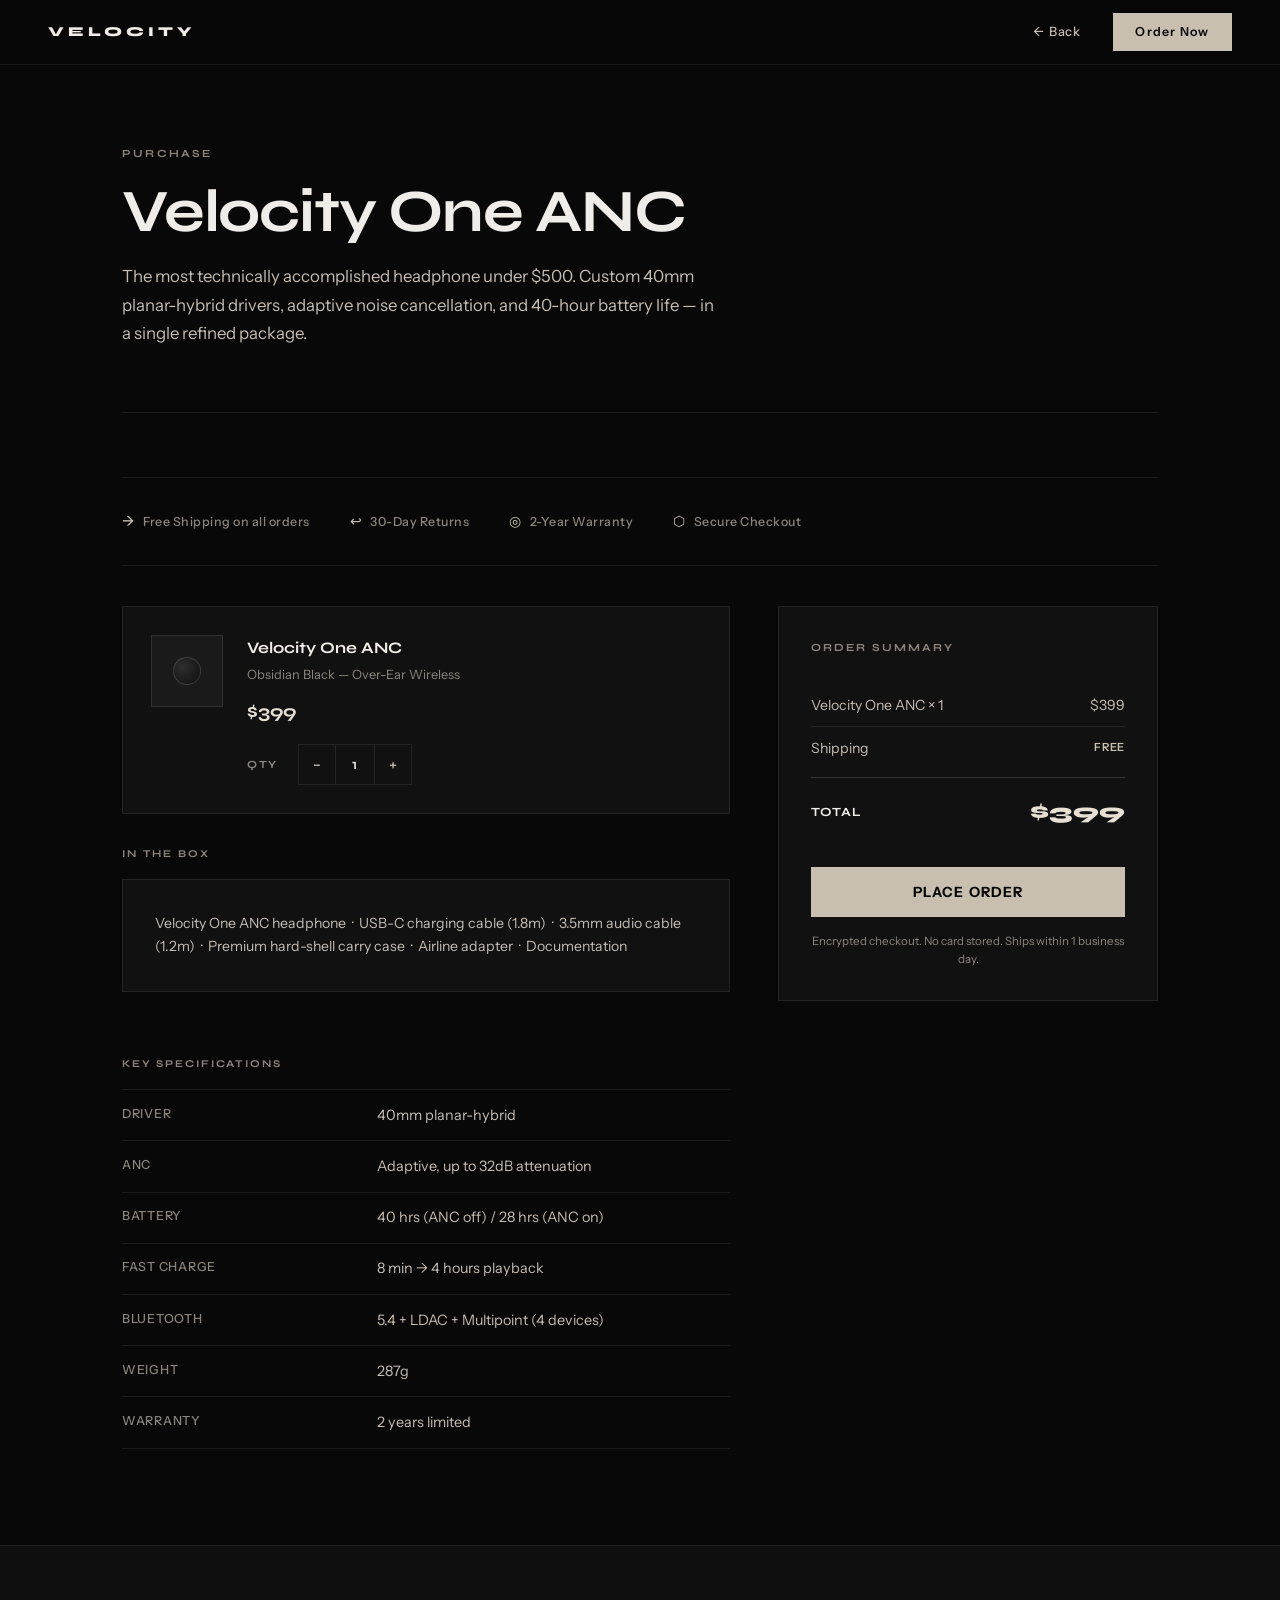
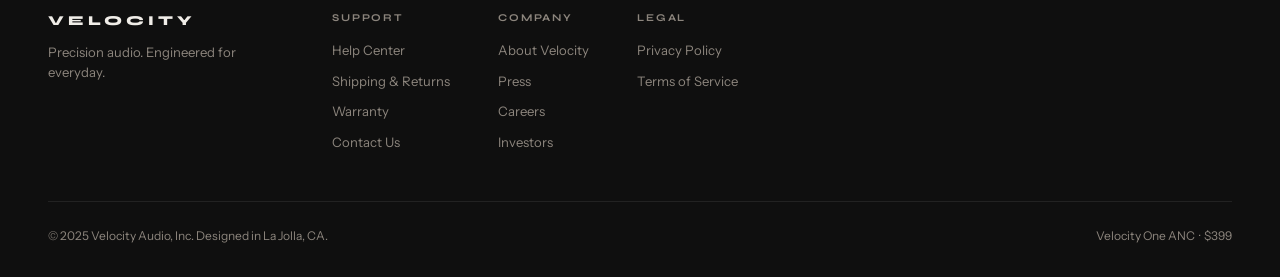
<file: order.html>
<!DOCTYPE html>
<html lang="en">
<head>
  <meta charset="UTF-8" />
  <meta name="viewport" content="width=device-width, initial-scale=1.0" />
  <title>Order — Velocity One ANC</title>
  <meta name="description" content="Order the Velocity One ANC. $399. Free shipping, 30-day returns, 2-year warranty." />
  <link rel="preconnect" href="https://fonts.googleapis.com" />
  <link rel="preconnect" href="https://fonts.gstatic.com" crossorigin />
  <link href="https://fonts.googleapis.com/css2?family=Syne:wght@400;500;600;700;800&family=Instrument+Sans:ital,wght@0,400;0,500;0,600;1,400&display=swap" rel="stylesheet" />
  <link rel="stylesheet" href="css/pages.css" />
  <style>
    /* Order page specific styles */
    .order-layout {
      display: grid;
      grid-template-columns: 1fr 380px;
      gap: 3rem;
      align-items: start;
    }

    .order-product {
      display: flex;
      gap: 1.5rem;
      align-items: flex-start;
      padding: 1.75rem;
      background: var(--bg-card);
      border: 1px solid var(--border);
      margin-bottom: 2rem;
    }

    .product-swatch {
      width: 72px;
      height: 72px;
      background: #1a1a1a;
      border: 1px solid rgba(255,255,255,0.1);
      flex-shrink: 0;
      display: flex;
      align-items: center;
      justify-content: center;
    }

    .product-swatch-dot {
      width: 28px;
      height: 28px;
      border-radius: 50%;
      background: radial-gradient(circle at 35% 35%, #2e2e2e, #0d0d0d);
      border: 1px solid rgba(255,255,255,0.15);
    }

    .product-info {
      flex: 1;
    }

    .product-name {
      font-family: var(--font-display);
      font-size: 1rem;
      font-weight: 700;
      color: var(--text-primary);
      margin-bottom: 0.25rem;
    }

    .product-variant {
      font-family: var(--font-body);
      font-size: 0.8rem;
      color: var(--text-muted);
      margin-bottom: 0.75rem;
    }

    .product-price-main {
      font-family: var(--font-display);
      font-size: 1.2rem;
      font-weight: 700;
      color: var(--accent-bright);
    }

    .quantity-row {
      display: flex;
      align-items: center;
      gap: 1.25rem;
      margin-top: 1rem;
    }

    .quantity-label {
      font-family: var(--font-display);
      font-size: 0.68rem;
      font-weight: 700;
      letter-spacing: 0.14em;
      color: var(--text-muted);
      text-transform: uppercase;
    }

    .quantity-control {
      display: flex;
      align-items: center;
      border: 1px solid var(--border);
    }

    .qty-btn {
      width: 36px;
      height: 36px;
      background: none;
      border: none;
      color: var(--text-secondary);
      font-size: 1.1rem;
      cursor: pointer;
      display: flex;
      align-items: center;
      justify-content: center;
      transition: color 0.15s ease, background 0.15s ease;
      font-family: var(--font-display);
    }

    .qty-btn:hover {
      color: var(--text-primary);
      background: rgba(255,255,255,0.05);
    }

    .qty-display {
      width: 40px;
      text-align: center;
      font-family: var(--font-display);
      font-size: 0.9rem;
      font-weight: 600;
      color: var(--text-primary);
      border-left: 1px solid var(--border);
      border-right: 1px solid var(--border);
      padding: 0.5rem 0;
    }

    /* Order Summary */
    .order-summary {
      position: sticky;
      top: 88px;
      background: var(--bg-card);
      border: 1px solid var(--border);
      padding: 2rem;
    }

    .summary-title {
      font-family: var(--font-display);
      font-size: 0.68rem;
      font-weight: 700;
      letter-spacing: 0.18em;
      color: var(--text-muted);
      text-transform: uppercase;
      margin-bottom: 1.75rem;
      display: block;
    }

    .summary-row {
      display: flex;
      justify-content: space-between;
      align-items: center;
      font-family: var(--font-body);
      font-size: 0.88rem;
      color: var(--text-secondary);
      padding: 0.6rem 0;
    }

    .summary-row + .summary-row {
      border-top: 1px solid var(--border);
    }

    .summary-total {
      border-top: 1px solid rgba(255,255,255,0.15) !important;
      padding-top: 1rem !important;
      margin-top: 0.5rem;
    }

    .summary-total .label {
      font-family: var(--font-display);
      font-size: 0.78rem;
      font-weight: 700;
      letter-spacing: 0.06em;
      color: var(--text-primary);
      text-transform: uppercase;
    }

    .summary-total .amount {
      font-family: var(--font-display);
      font-size: 1.4rem;
      font-weight: 800;
      color: var(--accent-bright);
    }

    .free-badge {
      font-family: var(--font-body);
      font-size: 0.7rem;
      color: var(--accent);
      font-weight: 600;
      letter-spacing: 0.06em;
    }

    .place-order-btn {
      width: 100%;
      margin-top: 1.75rem;
      padding: 1rem;
      background: var(--accent);
      color: var(--bg);
      border: none;
      font-family: var(--font-body);
      font-size: 0.88rem;
      font-weight: 700;
      letter-spacing: 0.08em;
      text-transform: uppercase;
      cursor: pointer;
      transition: background 0.2s ease;
    }

    .place-order-btn:hover {
      background: var(--accent-bright);
    }

    .order-note {
      font-family: var(--font-body);
      font-size: 0.72rem;
      color: var(--text-muted);
      text-align: center;
      margin-top: 1rem;
      line-height: 1.5;
    }

    /* Confirmation */
    .order-confirmation {
      display: none;
      padding: 2rem;
      border: 1px solid rgba(200,191,176,0.25);
      background: rgba(200,191,176,0.03);
      margin-top: 1.5rem;
    }

    .order-confirmation.visible {
      display: block;
    }

    .confirmation-heading {
      font-family: var(--font-display);
      font-size: 1.1rem;
      font-weight: 700;
      color: var(--accent);
      margin-bottom: 0.5rem;
    }

    .confirmation-body {
      font-family: var(--font-body);
      font-size: 0.88rem;
      line-height: 1.7;
      color: var(--text-secondary);
    }

    @media (max-width: 900px) {
      .order-layout {
        grid-template-columns: 1fr;
      }

      .order-summary {
        position: static;
      }
    }
  </style>
</head>
<body>

  <a href="#main-content" class="skip-link">Skip to content</a>

  <!-- Header -->
  <header class="page-header" role="banner">
    <div class="page-header-inner">
      <a href="index.html" class="page-wordmark" aria-label="Velocity home">VELOCITY</a>
      <nav class="page-header-nav" aria-label="Navigation">
        <a href="index.html" class="page-nav-link back">← Back</a>
        <a href="order.html" class="page-header-cta">Order Now</a>
      </nav>
    </div>
  </header>

  <!-- Main -->
  <main id="main-content">
    <div class="page-content-wide">

      <!-- Page Hero -->
      <div class="page-hero">
        <span class="page-label">Purchase</span>
        <h1 class="page-title">Velocity One ANC</h1>
        <p class="page-subtitle">The most technically accomplished headphone under $500. Custom 40mm planar-hybrid drivers, adaptive noise cancellation, and 40-hour battery life — in a single refined package.</p>
      </div>

      <!-- Trust Row -->
      <div class="trust-row">
        <div class="trust-item">
          <span class="trust-icon">→</span>
          <span>Free Shipping on all orders</span>
        </div>
        <div class="trust-item">
          <span class="trust-icon">↩</span>
          <span>30-Day Returns</span>
        </div>
        <div class="trust-item">
          <span class="trust-icon">◎</span>
          <span>2-Year Warranty</span>
        </div>
        <div class="trust-item">
          <span class="trust-icon">⬡</span>
          <span>Secure Checkout</span>
        </div>
      </div>

      <!-- Order Layout -->
      <div class="order-layout">

        <!-- Left: Product Selection -->
        <div class="order-form">
          <div class="order-product">
            <div class="product-swatch" aria-hidden="true">
              <div class="product-swatch-dot"></div>
            </div>
            <div class="product-info">
              <p class="product-name">Velocity One ANC</p>
              <p class="product-variant">Obsidian Black — Over-Ear Wireless</p>
              <p class="product-price-main">$399</p>
              <div class="quantity-row">
                <span class="quantity-label">Qty</span>
                <div class="quantity-control" role="group" aria-label="Quantity">
                  <button class="qty-btn" id="qty-dec" aria-label="Decrease quantity">−</button>
                  <span class="qty-display" id="qty-display" aria-live="polite">1</span>
                  <button class="qty-btn" id="qty-inc" aria-label="Increase quantity">+</button>
                </div>
              </div>
            </div>
          </div>

          <div class="page-section">
            <span class="section-eyebrow">In the Box</span>
            <div class="card">
              <p class="card-body">Velocity One ANC headphone &nbsp;·&nbsp; USB-C charging cable (1.8m) &nbsp;·&nbsp; 3.5mm audio cable (1.2m) &nbsp;·&nbsp; Premium hard-shell carry case &nbsp;·&nbsp; Airline adapter &nbsp;·&nbsp; Documentation</p>
            </div>
          </div>

          <div class="page-section">
            <span class="section-eyebrow">Key Specifications</span>
            <table class="kv-table">
              <tbody>
                <tr><td>Driver</td><td>40mm planar-hybrid</td></tr>
                <tr><td>ANC</td><td>Adaptive, up to 32dB attenuation</td></tr>
                <tr><td>Battery</td><td>40 hrs (ANC off) / 28 hrs (ANC on)</td></tr>
                <tr><td>Fast charge</td><td>8 min → 4 hours playback</td></tr>
                <tr><td>Bluetooth</td><td>5.4 + LDAC + Multipoint (4 devices)</td></tr>
                <tr><td>Weight</td><td>287g</td></tr>
                <tr><td>Warranty</td><td>2 years limited</td></tr>
              </tbody>
            </table>
          </div>
        </div>

        <!-- Right: Order Summary -->
        <div class="order-summary" role="complementary" aria-label="Order summary">
          <span class="summary-title">Order Summary</span>

          <div class="summary-row">
            <span class="label">Velocity One ANC &times; <span id="summary-qty">1</span></span>
            <span id="summary-subtotal">$399</span>
          </div>
          <div class="summary-row">
            <span class="label">Shipping</span>
            <span class="free-badge">FREE</span>
          </div>
          <div class="summary-row summary-total">
            <span class="label">Total</span>
            <span class="amount" id="summary-total">$399</span>
          </div>

          <button class="place-order-btn" id="place-order-btn" type="button">Place Order</button>
          <p class="order-note">Encrypted checkout. No card stored. Ships within 1 business day.</p>

          <div class="order-confirmation" id="order-confirmation" role="status" aria-live="polite">
            <p class="confirmation-heading">Order received.</p>
            <p class="confirmation-body">Thank you for your order. A confirmation has been sent to your email. Estimated delivery: 3–5 business days. Order #V-<span id="order-number"></span></p>
          </div>
        </div>

      </div>
    </div>
  </main>

  <!-- Footer -->
  <footer class="page-footer" role="contentinfo">
    <div class="page-footer-inner">
      <div class="footer-brand">
        <span class="footer-wordmark">VELOCITY</span>
        <p class="footer-tagline">Precision audio. Engineered for everyday.</p>
      </div>
      <nav class="footer-nav" aria-label="Footer navigation">
        <div class="footer-col">
          <p class="footer-col-heading">Support</p>
          <a href="support/help-center.html" class="footer-link">Help Center</a>
          <a href="support/shipping-returns.html" class="footer-link">Shipping &amp; Returns</a>
          <a href="support/warranty.html" class="footer-link">Warranty</a>
          <a href="support/contact.html" class="footer-link">Contact Us</a>
        </div>
        <div class="footer-col">
          <p class="footer-col-heading">Company</p>
          <a href="company/about.html" class="footer-link">About Velocity</a>
          <a href="company/press.html" class="footer-link">Press</a>
          <a href="company/careers.html" class="footer-link">Careers</a>
          <a href="company/investors.html" class="footer-link">Investors</a>
        </div>
        <div class="footer-col">
          <p class="footer-col-heading">Legal</p>
          <a href="legal/privacy.html" class="footer-link">Privacy Policy</a>
          <a href="legal/terms.html" class="footer-link">Terms of Service</a>
        </div>
      </nav>
    </div>
    <div class="footer-bottom">
      <p>© 2025 Velocity Audio, Inc. Designed in La Jolla, CA.</p>
      <p>Velocity One ANC &nbsp;·&nbsp; $399</p>
    </div>
  </footer>

  <script>
    (function () {
      'use strict';

      const UNIT_PRICE = 399;
      let qty = 1;

      const qtyDisplay = document.getElementById('qty-display');
      const summaryQty = document.getElementById('summary-qty');
      const summarySubtotal = document.getElementById('summary-subtotal');
      const summaryTotal = document.getElementById('summary-total');
      const decBtn = document.getElementById('qty-dec');
      const incBtn = document.getElementById('qty-inc');
      const placeBtn = document.getElementById('place-order-btn');
      const confirmation = document.getElementById('order-confirmation');
      const orderNumber = document.getElementById('order-number');

      function updateDisplay() {
        const total = qty * UNIT_PRICE;
        qtyDisplay.textContent = qty;
        summaryQty.textContent = qty;
        summarySubtotal.textContent = '$' + total.toLocaleString();
        summaryTotal.textContent = '$' + total.toLocaleString();
        decBtn.disabled = qty <= 1;
      }

      decBtn.addEventListener('click', () => {
        if (qty > 1) { qty--; updateDisplay(); }
      });

      incBtn.addEventListener('click', () => {
        if (qty < 5) { qty++; updateDisplay(); }
      });

      placeBtn.addEventListener('click', () => {
        // Generate a random order number
        const num = 'V-' + Math.floor(100000 + Math.random() * 900000);
        orderNumber.textContent = num.replace('V-', '');
        placeBtn.disabled = true;
        placeBtn.textContent = 'Order Placed';
        placeBtn.style.background = 'rgba(200,191,176,0.3)';
        placeBtn.style.color = 'var(--accent)';
        confirmation.classList.add('visible');
        confirmation.scrollIntoView({ behavior: 'smooth', block: 'nearest' });
      });

      updateDisplay();
    })();
  </script>

</body>
</html>
</file>
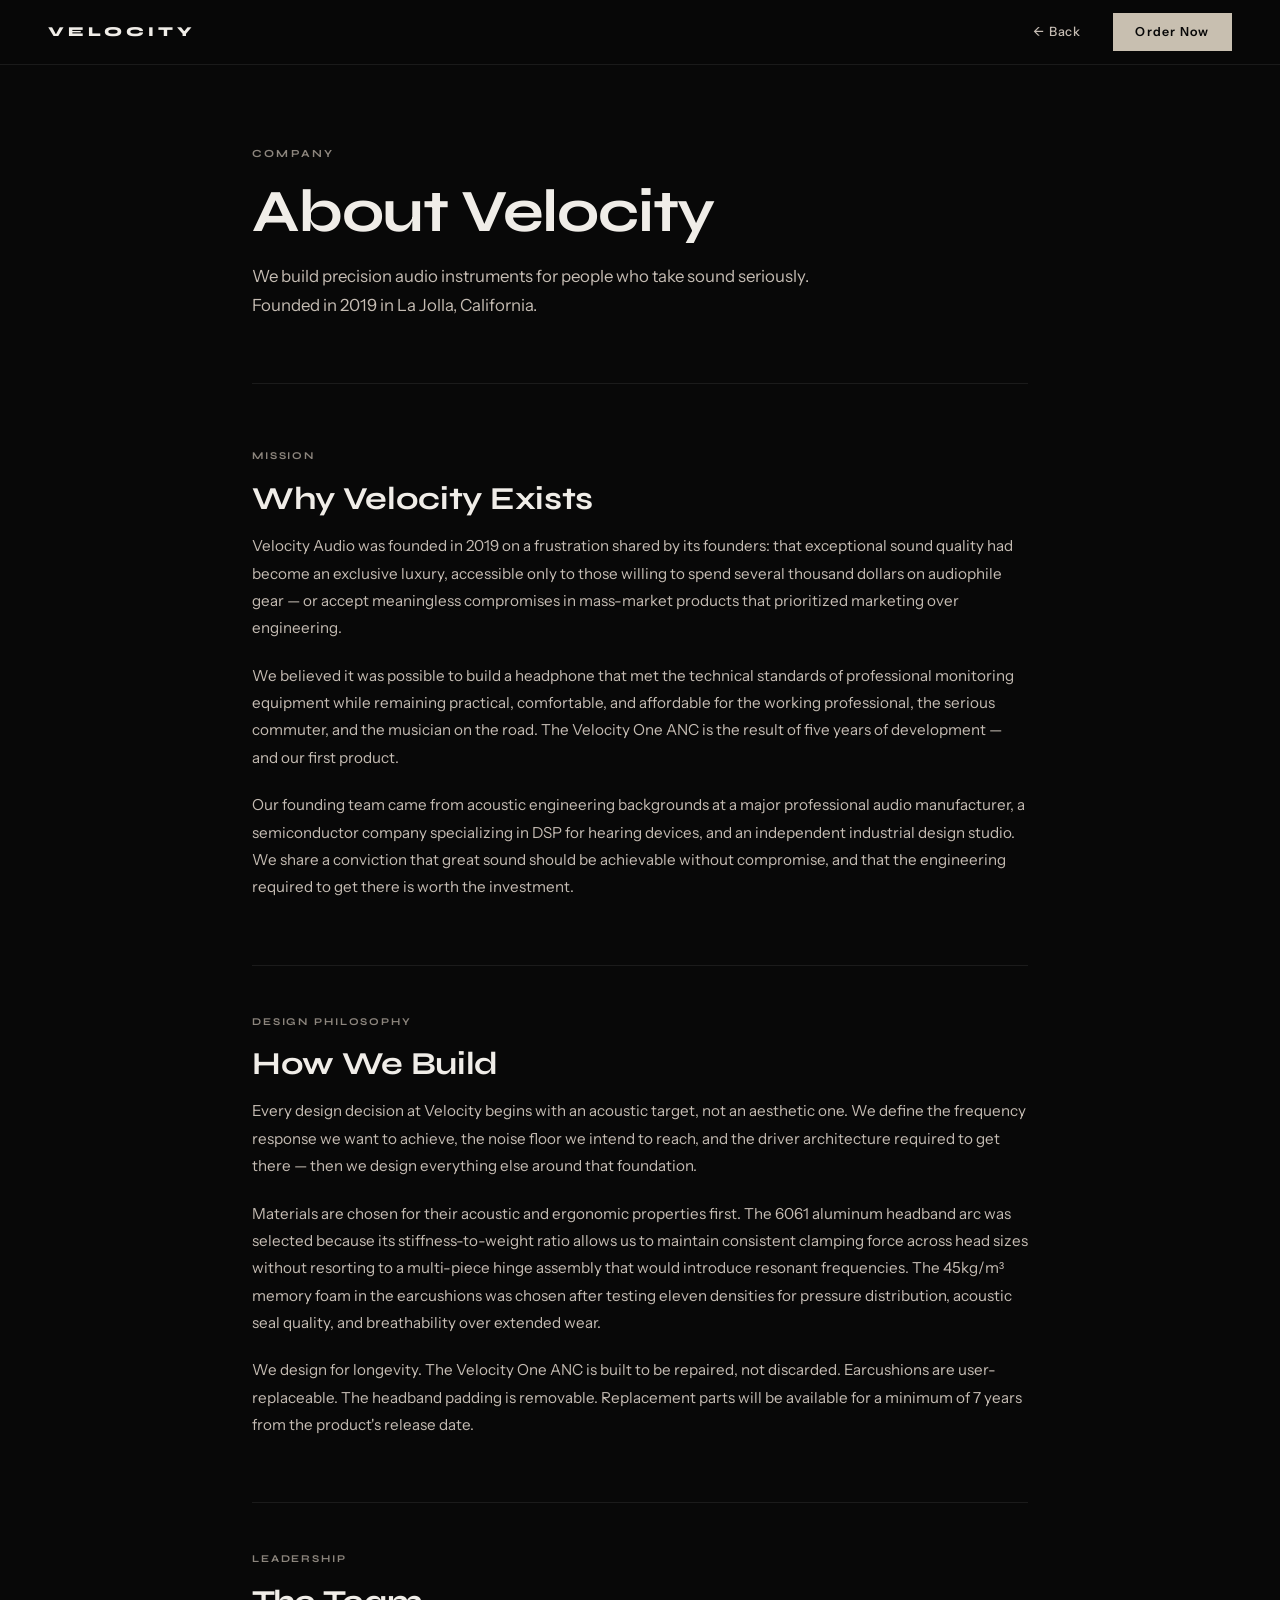
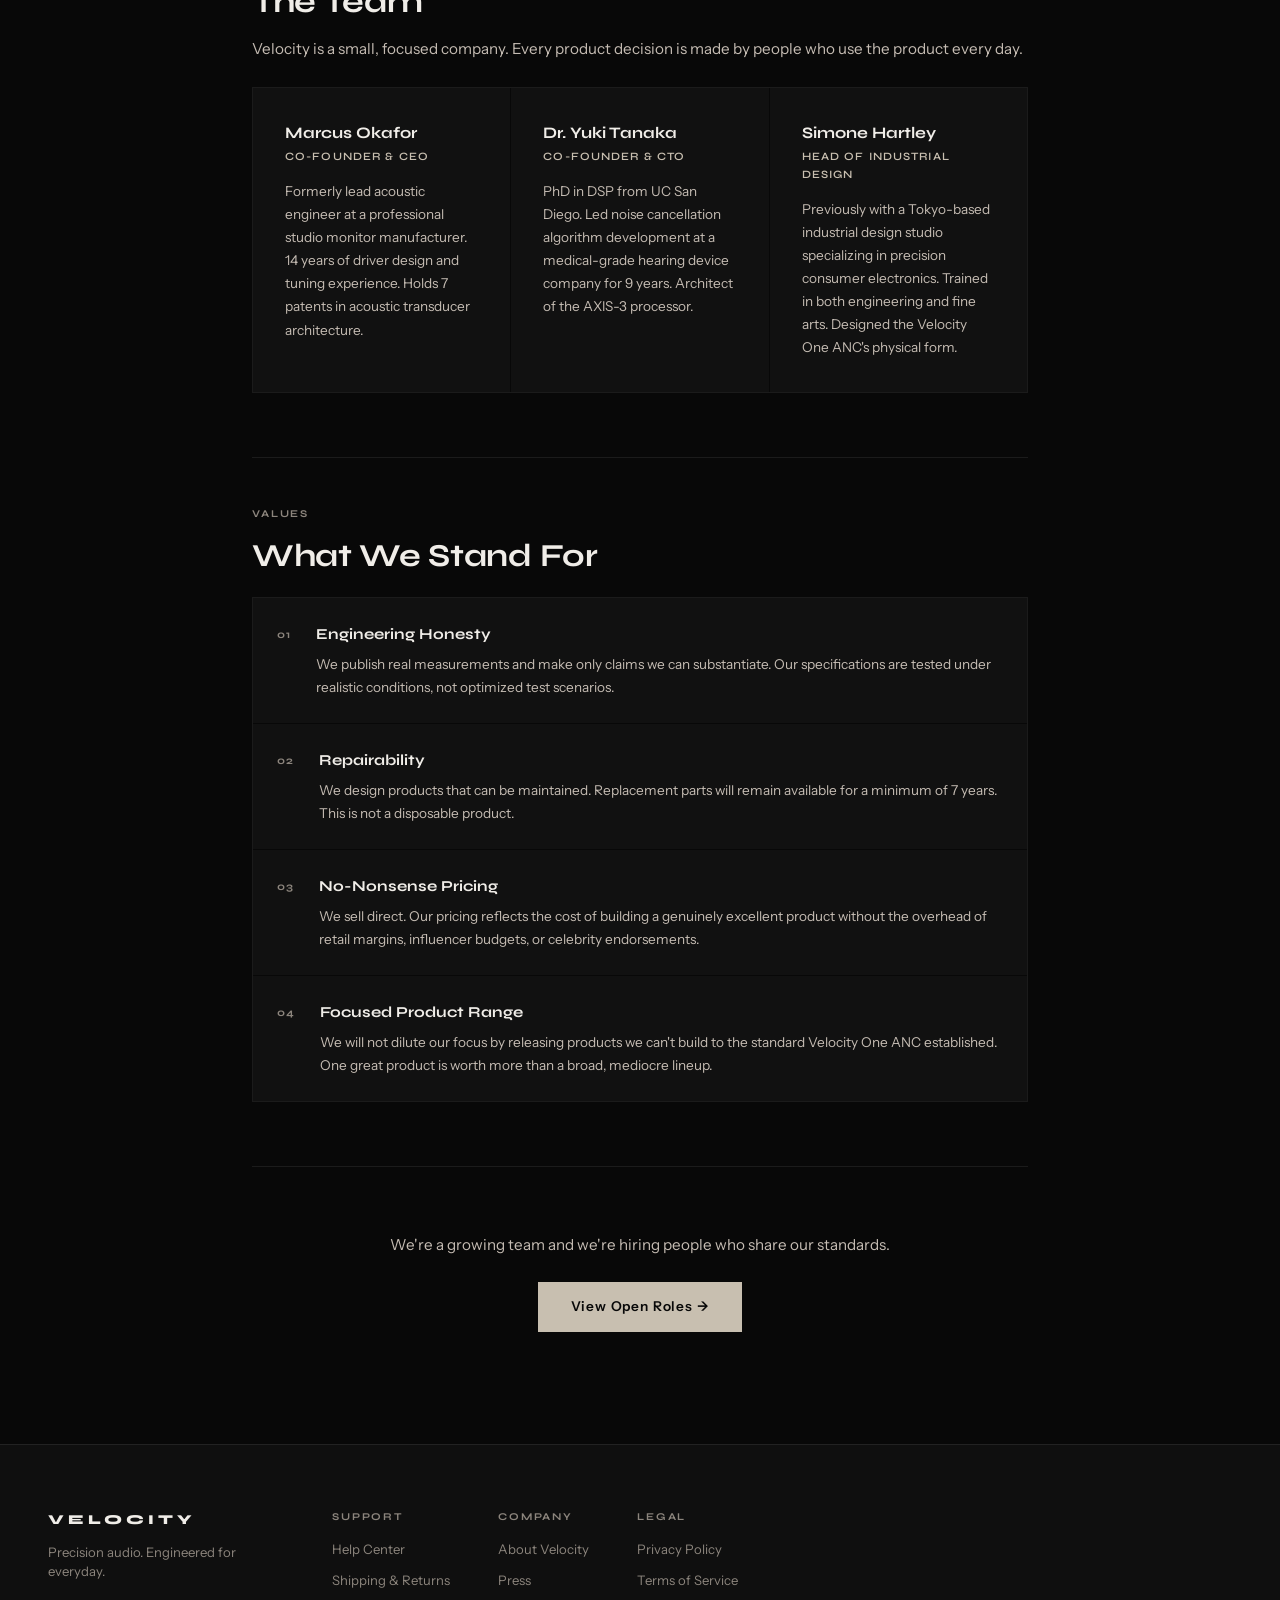
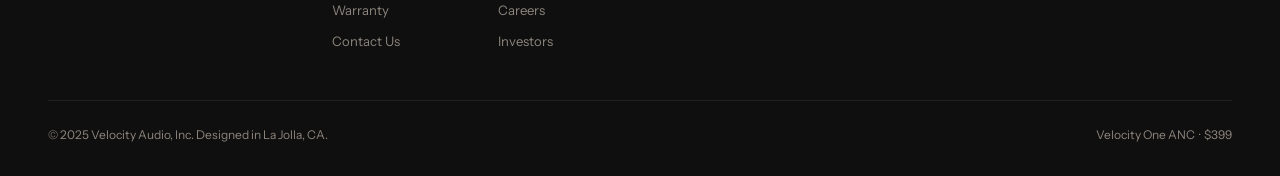
<file: company/about.html>
<!DOCTYPE html>
<html lang="en">
<head>
  <meta charset="UTF-8" />
  <meta name="viewport" content="width=device-width, initial-scale=1.0" />
  <title>About Velocity Audio</title>
  <meta name="description" content="Velocity Audio was founded in 2019 in La Jolla, CA, by a team of acoustic engineers with a singular focus: building the best headphone at any price." />
  <link rel="preconnect" href="https://fonts.googleapis.com" />
  <link rel="preconnect" href="https://fonts.gstatic.com" crossorigin />
  <link href="https://fonts.googleapis.com/css2?family=Syne:wght@400;500;600;700;800&family=Instrument+Sans:ital,wght@0,400;0,500;0,600;1,400&display=swap" rel="stylesheet" />
  <link rel="stylesheet" href="../css/pages.css" />
  <style>
    .team-grid {
      display: grid;
      grid-template-columns: repeat(3, 1fr);
      gap: 1px;
      border: 1px solid var(--border);
      margin-top: 1.5rem;
    }

    .team-card {
      padding: 2rem;
      background: var(--bg-card);
    }

    .team-name {
      font-family: var(--font-display);
      font-size: 1rem;
      font-weight: 700;
      color: var(--text-primary);
      margin-bottom: 0.2rem;
    }

    .team-title {
      font-family: var(--font-display);
      font-size: 0.7rem;
      font-weight: 600;
      letter-spacing: 0.1em;
      color: var(--accent);
      text-transform: uppercase;
      margin-bottom: 0.85rem;
    }

    .team-bio {
      font-family: var(--font-body);
      font-size: 0.85rem;
      line-height: 1.7;
      color: var(--text-secondary);
    }

    .value-list {
      display: flex;
      flex-direction: column;
      gap: 1px;
      border: 1px solid var(--border);
      margin-top: 1.5rem;
    }

    .value-item {
      display: flex;
      gap: 1.5rem;
      padding: 1.5rem;
      background: var(--bg-card);
      align-items: flex-start;
    }

    .value-number {
      font-family: var(--font-display);
      font-size: 0.68rem;
      font-weight: 700;
      letter-spacing: 0.12em;
      color: var(--text-muted);
      flex-shrink: 0;
      padding-top: 0.25rem;
    }

    .value-content {}

    .value-heading {
      font-family: var(--font-display);
      font-size: 0.95rem;
      font-weight: 700;
      color: var(--text-primary);
      margin-bottom: 0.4rem;
    }

    .value-body {
      font-family: var(--font-body);
      font-size: 0.85rem;
      line-height: 1.7;
      color: var(--text-secondary);
    }

    @media (max-width: 768px) {
      .team-grid {
        grid-template-columns: 1fr;
      }
    }
  </style>
</head>
<body>

  <a href="../index.html#main-content" class="skip-link">Skip to content</a>

  <header class="page-header" role="banner">
    <div class="page-header-inner">
      <a href="../index.html" class="page-wordmark" aria-label="Velocity home">VELOCITY</a>
      <nav class="page-header-nav" aria-label="Navigation">
        <a href="../index.html" class="page-nav-link back">← Back</a>
        <a href="../order.html" class="page-header-cta">Order Now</a>
      </nav>
    </div>
  </header>

  <main id="main-content">
    <div class="page-content">

      <div class="page-hero">
        <span class="page-label">Company</span>
        <h1 class="page-title">About Velocity</h1>
        <p class="page-subtitle">We build precision audio instruments for people who take sound seriously. Founded in 2019 in La Jolla, California.</p>
      </div>

      <!-- Mission -->
      <div class="page-section">
        <span class="section-eyebrow">Mission</span>
        <h2 class="section-title">Why Velocity Exists</h2>
        <div class="prose">
          <p>Velocity Audio was founded in 2019 on a frustration shared by its founders: that exceptional sound quality had become an exclusive luxury, accessible only to those willing to spend several thousand dollars on audiophile gear — or accept meaningless compromises in mass-market products that prioritized marketing over engineering.</p>
          <p>We believed it was possible to build a headphone that met the technical standards of professional monitoring equipment while remaining practical, comfortable, and affordable for the working professional, the serious commuter, and the musician on the road. The Velocity One ANC is the result of five years of development — and our first product.</p>
          <p>Our founding team came from acoustic engineering backgrounds at a major professional audio manufacturer, a semiconductor company specializing in DSP for hearing devices, and an independent industrial design studio. We share a conviction that great sound should be achievable without compromise, and that the engineering required to get there is worth the investment.</p>
        </div>
      </div>

      <hr class="divider" />

      <!-- Design Philosophy -->
      <div class="page-section">
        <span class="section-eyebrow">Design Philosophy</span>
        <h2 class="section-title">How We Build</h2>
        <div class="prose">
          <p>Every design decision at Velocity begins with an acoustic target, not an aesthetic one. We define the frequency response we want to achieve, the noise floor we intend to reach, and the driver architecture required to get there — then we design everything else around that foundation.</p>
          <p>Materials are chosen for their acoustic and ergonomic properties first. The 6061 aluminum headband arc was selected because its stiffness-to-weight ratio allows us to maintain consistent clamping force across head sizes without resorting to a multi-piece hinge assembly that would introduce resonant frequencies. The 45kg/m³ memory foam in the earcushions was chosen after testing eleven densities for pressure distribution, acoustic seal quality, and breathability over extended wear.</p>
          <p>We design for longevity. The Velocity One ANC is built to be repaired, not discarded. Earcushions are user-replaceable. The headband padding is removable. Replacement parts will be available for a minimum of 7 years from the product's release date.</p>
        </div>
      </div>

      <hr class="divider" />

      <!-- Team -->
      <div class="page-section">
        <span class="section-eyebrow">Leadership</span>
        <h2 class="section-title">The Team</h2>
        <p class="section-body">Velocity is a small, focused company. Every product decision is made by people who use the product every day.</p>
        <div class="team-grid">
          <div class="team-card">
            <p class="team-name">Marcus Okafor</p>
            <p class="team-title">Co-Founder &amp; CEO</p>
            <p class="team-bio">Formerly lead acoustic engineer at a professional studio monitor manufacturer. 14 years of driver design and tuning experience. Holds 7 patents in acoustic transducer architecture.</p>
          </div>
          <div class="team-card">
            <p class="team-name">Dr. Yuki Tanaka</p>
            <p class="team-title">Co-Founder &amp; CTO</p>
            <p class="team-bio">PhD in DSP from UC San Diego. Led noise cancellation algorithm development at a medical-grade hearing device company for 9 years. Architect of the AXIS-3 processor.</p>
          </div>
          <div class="team-card">
            <p class="team-name">Simone Hartley</p>
            <p class="team-title">Head of Industrial Design</p>
            <p class="team-bio">Previously with a Tokyo-based industrial design studio specializing in precision consumer electronics. Trained in both engineering and fine arts. Designed the Velocity One ANC's physical form.</p>
          </div>
        </div>
      </div>

      <hr class="divider" />

      <!-- Values -->
      <div class="page-section">
        <span class="section-eyebrow">Values</span>
        <h2 class="section-title">What We Stand For</h2>
        <div class="value-list">
          <div class="value-item">
            <span class="value-number">01</span>
            <div class="value-content">
              <p class="value-heading">Engineering Honesty</p>
              <p class="value-body">We publish real measurements and make only claims we can substantiate. Our specifications are tested under realistic conditions, not optimized test scenarios.</p>
            </div>
          </div>
          <div class="value-item">
            <span class="value-number">02</span>
            <div class="value-content">
              <p class="value-heading">Repairability</p>
              <p class="value-body">We design products that can be maintained. Replacement parts will remain available for a minimum of 7 years. This is not a disposable product.</p>
            </div>
          </div>
          <div class="value-item">
            <span class="value-number">03</span>
            <div class="value-content">
              <p class="value-heading">No-Nonsense Pricing</p>
              <p class="value-body">We sell direct. Our pricing reflects the cost of building a genuinely excellent product without the overhead of retail margins, influencer budgets, or celebrity endorsements.</p>
            </div>
          </div>
          <div class="value-item">
            <span class="value-number">04</span>
            <div class="value-content">
              <p class="value-heading">Focused Product Range</p>
              <p class="value-body">We will not dilute our focus by releasing products we can't build to the standard Velocity One ANC established. One great product is worth more than a broad, mediocre lineup.</p>
            </div>
          </div>
        </div>
      </div>

      <hr class="divider" />

      <div class="page-section" style="text-align: center; padding: 1rem 0;">
        <p class="section-body" style="margin-bottom: 1.5rem;">We're a growing team and we're hiring people who share our standards.</p>
        <a href="careers.html" class="btn btn-primary">View Open Roles →</a>
      </div>

    </div>
  </main>

  <footer class="page-footer" role="contentinfo">
    <div class="page-footer-inner">
      <div class="footer-brand">
        <span class="footer-wordmark">VELOCITY</span>
        <p class="footer-tagline">Precision audio. Engineered for everyday.</p>
      </div>
      <nav class="footer-nav" aria-label="Footer navigation">
        <div class="footer-col">
          <p class="footer-col-heading">Support</p>
          <a href="../support/help-center.html" class="footer-link">Help Center</a>
          <a href="../support/shipping-returns.html" class="footer-link">Shipping &amp; Returns</a>
          <a href="../support/warranty.html" class="footer-link">Warranty</a>
          <a href="../support/contact.html" class="footer-link">Contact Us</a>
        </div>
        <div class="footer-col">
          <p class="footer-col-heading">Company</p>
          <a href="about.html" class="footer-link">About Velocity</a>
          <a href="press.html" class="footer-link">Press</a>
          <a href="careers.html" class="footer-link">Careers</a>
          <a href="investors.html" class="footer-link">Investors</a>
        </div>
        <div class="footer-col">
          <p class="footer-col-heading">Legal</p>
          <a href="../legal/privacy.html" class="footer-link">Privacy Policy</a>
          <a href="../legal/terms.html" class="footer-link">Terms of Service</a>
        </div>
      </nav>
    </div>
    <div class="footer-bottom">
      <p>© 2025 Velocity Audio, Inc. Designed in La Jolla, CA.</p>
      <p>Velocity One ANC &nbsp;·&nbsp; $399</p>
    </div>
  </footer>

</body>
</html>
</file>
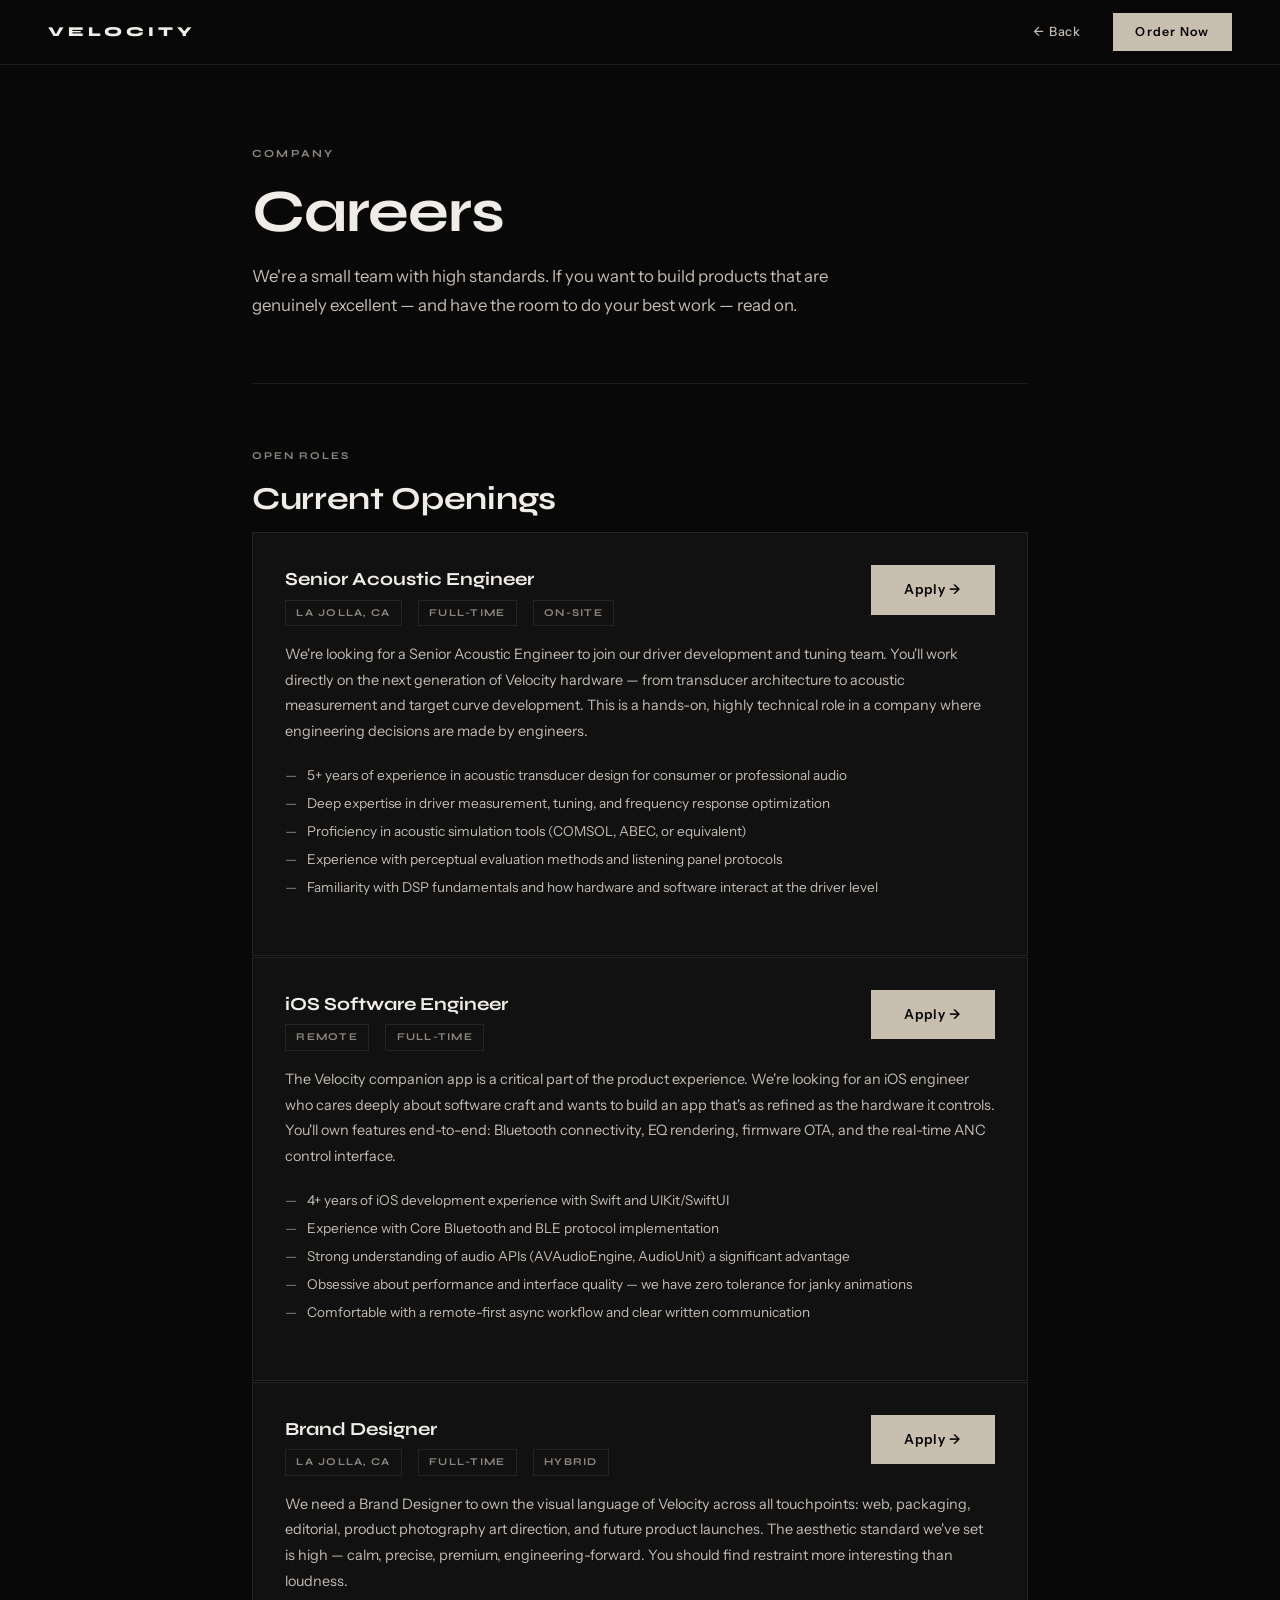
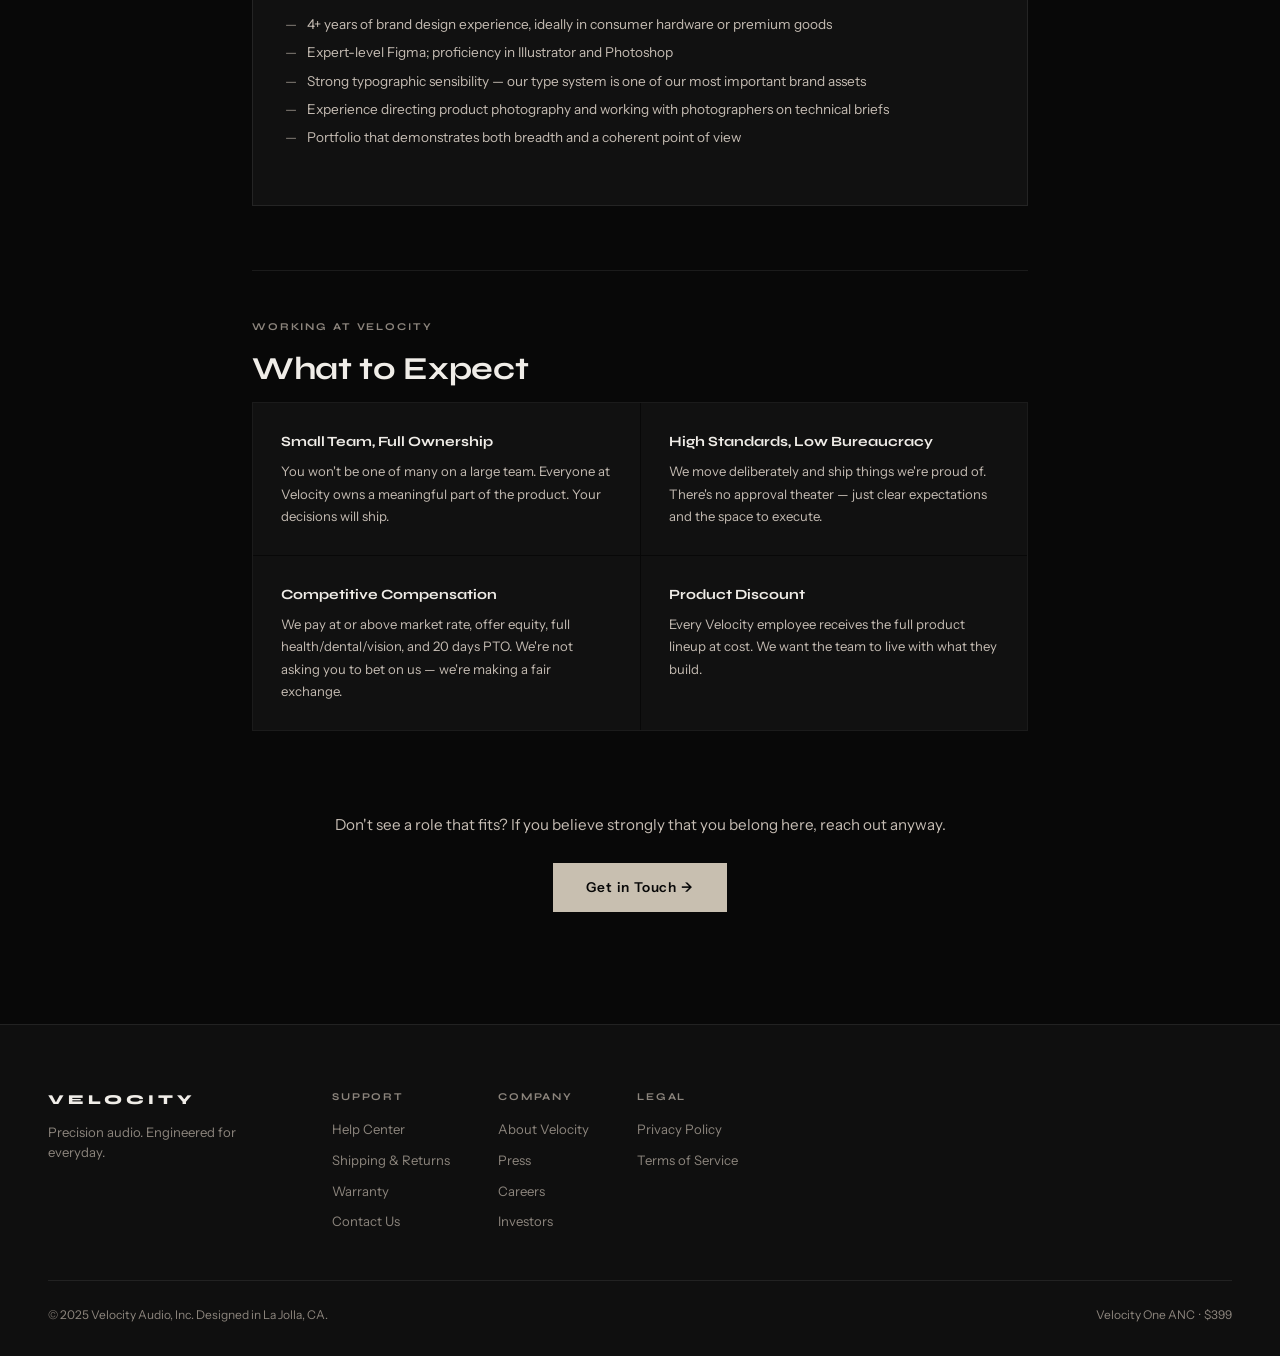
<file: company/careers.html>
<!DOCTYPE html>
<html lang="en">
<head>
  <meta charset="UTF-8" />
  <meta name="viewport" content="width=device-width, initial-scale=1.0" />
  <title>Careers — Velocity Audio</title>
  <meta name="description" content="Open roles at Velocity Audio. Join a focused team building precision audio products in La Jolla, CA." />
  <link rel="preconnect" href="https://fonts.googleapis.com" />
  <link rel="preconnect" href="https://fonts.gstatic.com" crossorigin />
  <link href="https://fonts.googleapis.com/css2?family=Syne:wght@400;500;600;700;800&family=Instrument+Sans:ital,wght@0,400;0,500;0,600;1,400&display=swap" rel="stylesheet" />
  <link rel="stylesheet" href="../css/pages.css" />
  <style>
    .role-card {
      border: 1px solid var(--border);
      background: var(--bg-card);
      padding: 2rem;
      margin-bottom: 1px;
    }

    .role-header {
      display: flex;
      justify-content: space-between;
      align-items: flex-start;
      gap: 1.5rem;
      margin-bottom: 1rem;
      flex-wrap: wrap;
    }

    .role-title {
      font-family: var(--font-display);
      font-size: 1.15rem;
      font-weight: 700;
      color: var(--text-primary);
      margin-bottom: 0.3rem;
    }

    .role-meta {
      display: flex;
      gap: 1rem;
      flex-wrap: wrap;
    }

    .role-tag {
      font-family: var(--font-display);
      font-size: 0.65rem;
      font-weight: 700;
      letter-spacing: 0.12em;
      color: var(--text-muted);
      text-transform: uppercase;
      border: 1px solid var(--border);
      padding: 0.25rem 0.65rem;
    }

    .role-desc {
      font-family: var(--font-body);
      font-size: 0.9rem;
      line-height: 1.78;
      color: var(--text-secondary);
      margin-bottom: 1.25rem;
    }

    .role-requirements {
      list-style: none;
      padding: 0;
      margin-bottom: 1.5rem;
      display: flex;
      flex-direction: column;
      gap: 0.4rem;
    }

    .role-requirements li {
      font-family: var(--font-body);
      font-size: 0.85rem;
      color: var(--text-secondary);
      display: flex;
      gap: 0.6rem;
      align-items: flex-start;
    }

    .role-requirements li::before {
      content: '—';
      color: var(--text-muted);
      flex-shrink: 0;
    }

    .values-list {
      display: grid;
      grid-template-columns: 1fr 1fr;
      gap: 1px;
      border: 1px solid var(--border);
    }

    .values-item {
      background: var(--bg-card);
      padding: 1.75rem;
    }

    .values-title {
      font-family: var(--font-display);
      font-size: 0.88rem;
      font-weight: 700;
      color: var(--text-primary);
      margin-bottom: 0.4rem;
    }

    .values-body {
      font-family: var(--font-body);
      font-size: 0.82rem;
      line-height: 1.7;
      color: var(--text-secondary);
    }

    @media (max-width: 600px) {
      .values-list {
        grid-template-columns: 1fr;
      }
    }
  </style>
</head>
<body>

  <a href="../index.html#main-content" class="skip-link">Skip to content</a>

  <header class="page-header" role="banner">
    <div class="page-header-inner">
      <a href="../index.html" class="page-wordmark" aria-label="Velocity home">VELOCITY</a>
      <nav class="page-header-nav" aria-label="Navigation">
        <a href="../index.html" class="page-nav-link back">← Back</a>
        <a href="../order.html" class="page-header-cta">Order Now</a>
      </nav>
    </div>
  </header>

  <main id="main-content">
    <div class="page-content">

      <div class="page-hero">
        <span class="page-label">Company</span>
        <h1 class="page-title">Careers</h1>
        <p class="page-subtitle">We're a small team with high standards. If you want to build products that are genuinely excellent — and have the room to do your best work — read on.</p>
      </div>

      <!-- Open Roles -->
      <div class="page-section">
        <span class="section-eyebrow">Open Roles</span>
        <h2 class="section-title">Current Openings</h2>

        <!-- Role 1 -->
        <div class="role-card">
          <div class="role-header">
            <div>
              <p class="role-title">Senior Acoustic Engineer</p>
              <div class="role-meta">
                <span class="role-tag">La Jolla, CA</span>
                <span class="role-tag">Full-Time</span>
                <span class="role-tag">On-Site</span>
              </div>
            </div>
            <a href="../support/contact.html" class="btn btn-primary" style="flex-shrink: 0; white-space: nowrap;">Apply →</a>
          </div>
          <p class="role-desc">We're looking for a Senior Acoustic Engineer to join our driver development and tuning team. You'll work directly on the next generation of Velocity hardware — from transducer architecture to acoustic measurement and target curve development. This is a hands-on, highly technical role in a company where engineering decisions are made by engineers.</p>
          <ul class="role-requirements">
            <li>5+ years of experience in acoustic transducer design for consumer or professional audio</li>
            <li>Deep expertise in driver measurement, tuning, and frequency response optimization</li>
            <li>Proficiency in acoustic simulation tools (COMSOL, ABEC, or equivalent)</li>
            <li>Experience with perceptual evaluation methods and listening panel protocols</li>
            <li>Familiarity with DSP fundamentals and how hardware and software interact at the driver level</li>
          </ul>
        </div>

        <!-- Role 2 -->
        <div class="role-card">
          <div class="role-header">
            <div>
              <p class="role-title">iOS Software Engineer</p>
              <div class="role-meta">
                <span class="role-tag">Remote</span>
                <span class="role-tag">Full-Time</span>
              </div>
            </div>
            <a href="../support/contact.html" class="btn btn-primary" style="flex-shrink: 0; white-space: nowrap;">Apply →</a>
          </div>
          <p class="role-desc">The Velocity companion app is a critical part of the product experience. We're looking for an iOS engineer who cares deeply about software craft and wants to build an app that's as refined as the hardware it controls. You'll own features end-to-end: Bluetooth connectivity, EQ rendering, firmware OTA, and the real-time ANC control interface.</p>
          <ul class="role-requirements">
            <li>4+ years of iOS development experience with Swift and UIKit/SwiftUI</li>
            <li>Experience with Core Bluetooth and BLE protocol implementation</li>
            <li>Strong understanding of audio APIs (AVAudioEngine, AudioUnit) a significant advantage</li>
            <li>Obsessive about performance and interface quality — we have zero tolerance for janky animations</li>
            <li>Comfortable with a remote-first async workflow and clear written communication</li>
          </ul>
        </div>

        <!-- Role 3 -->
        <div class="role-card">
          <div class="role-header">
            <div>
              <p class="role-title">Brand Designer</p>
              <div class="role-meta">
                <span class="role-tag">La Jolla, CA</span>
                <span class="role-tag">Full-Time</span>
                <span class="role-tag">Hybrid</span>
              </div>
            </div>
            <a href="../support/contact.html" class="btn btn-primary" style="flex-shrink: 0; white-space: nowrap;">Apply →</a>
          </div>
          <p class="role-desc">We need a Brand Designer to own the visual language of Velocity across all touchpoints: web, packaging, editorial, product photography art direction, and future product launches. The aesthetic standard we've set is high — calm, precise, premium, engineering-forward. You should find restraint more interesting than loudness.</p>
          <ul class="role-requirements">
            <li>4+ years of brand design experience, ideally in consumer hardware or premium goods</li>
            <li>Expert-level Figma; proficiency in Illustrator and Photoshop</li>
            <li>Strong typographic sensibility — our type system is one of our most important brand assets</li>
            <li>Experience directing product photography and working with photographers on technical briefs</li>
            <li>Portfolio that demonstrates both breadth and a coherent point of view</li>
          </ul>
        </div>
      </div>

      <hr class="divider" />

      <!-- Company Values -->
      <div class="page-section">
        <span class="section-eyebrow">Working at Velocity</span>
        <h2 class="section-title">What to Expect</h2>
        <div class="values-list">
          <div class="values-item">
            <p class="values-title">Small Team, Full Ownership</p>
            <p class="values-body">You won't be one of many on a large team. Everyone at Velocity owns a meaningful part of the product. Your decisions will ship.</p>
          </div>
          <div class="values-item">
            <p class="values-title">High Standards, Low Bureaucracy</p>
            <p class="values-body">We move deliberately and ship things we're proud of. There's no approval theater — just clear expectations and the space to execute.</p>
          </div>
          <div class="values-item">
            <p class="values-title">Competitive Compensation</p>
            <p class="values-body">We pay at or above market rate, offer equity, full health/dental/vision, and 20 days PTO. We're not asking you to bet on us — we're making a fair exchange.</p>
          </div>
          <div class="values-item">
            <p class="values-title">Product Discount</p>
            <p class="values-body">Every Velocity employee receives the full product lineup at cost. We want the team to live with what they build.</p>
          </div>
        </div>
      </div>

      <div class="page-section" style="text-align: center; padding: 1rem 0;">
        <p class="section-body" style="margin-bottom: 1.5rem;">Don't see a role that fits? If you believe strongly that you belong here, reach out anyway.</p>
        <a href="../support/contact.html" class="btn btn-primary">Get in Touch →</a>
      </div>

    </div>
  </main>

  <footer class="page-footer" role="contentinfo">
    <div class="page-footer-inner">
      <div class="footer-brand">
        <span class="footer-wordmark">VELOCITY</span>
        <p class="footer-tagline">Precision audio. Engineered for everyday.</p>
      </div>
      <nav class="footer-nav" aria-label="Footer navigation">
        <div class="footer-col">
          <p class="footer-col-heading">Support</p>
          <a href="../support/help-center.html" class="footer-link">Help Center</a>
          <a href="../support/shipping-returns.html" class="footer-link">Shipping &amp; Returns</a>
          <a href="../support/warranty.html" class="footer-link">Warranty</a>
          <a href="../support/contact.html" class="footer-link">Contact Us</a>
        </div>
        <div class="footer-col">
          <p class="footer-col-heading">Company</p>
          <a href="about.html" class="footer-link">About Velocity</a>
          <a href="press.html" class="footer-link">Press</a>
          <a href="careers.html" class="footer-link">Careers</a>
          <a href="investors.html" class="footer-link">Investors</a>
        </div>
        <div class="footer-col">
          <p class="footer-col-heading">Legal</p>
          <a href="../legal/privacy.html" class="footer-link">Privacy Policy</a>
          <a href="../legal/terms.html" class="footer-link">Terms of Service</a>
        </div>
      </nav>
    </div>
    <div class="footer-bottom">
      <p>© 2025 Velocity Audio, Inc. Designed in La Jolla, CA.</p>
      <p>Velocity One ANC &nbsp;·&nbsp; $399</p>
    </div>
  </footer>

</body>
</html>
</file>
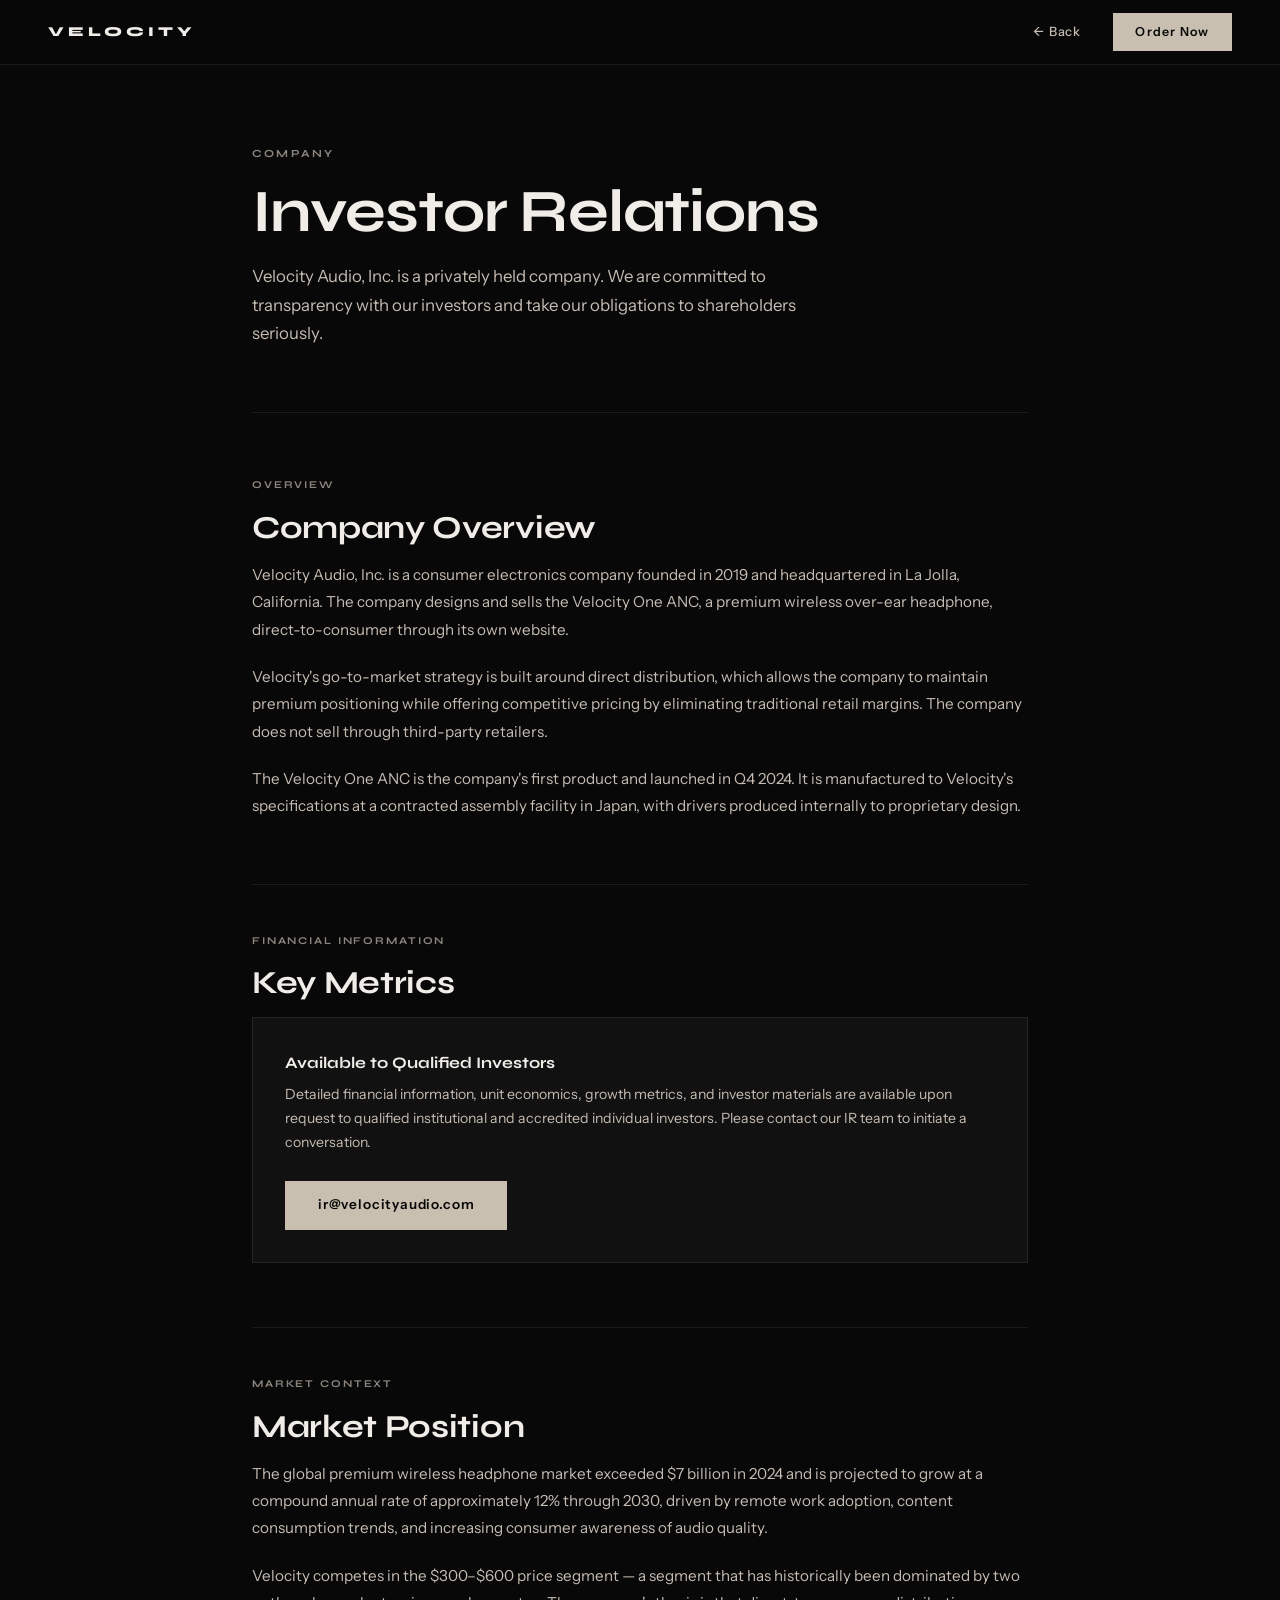
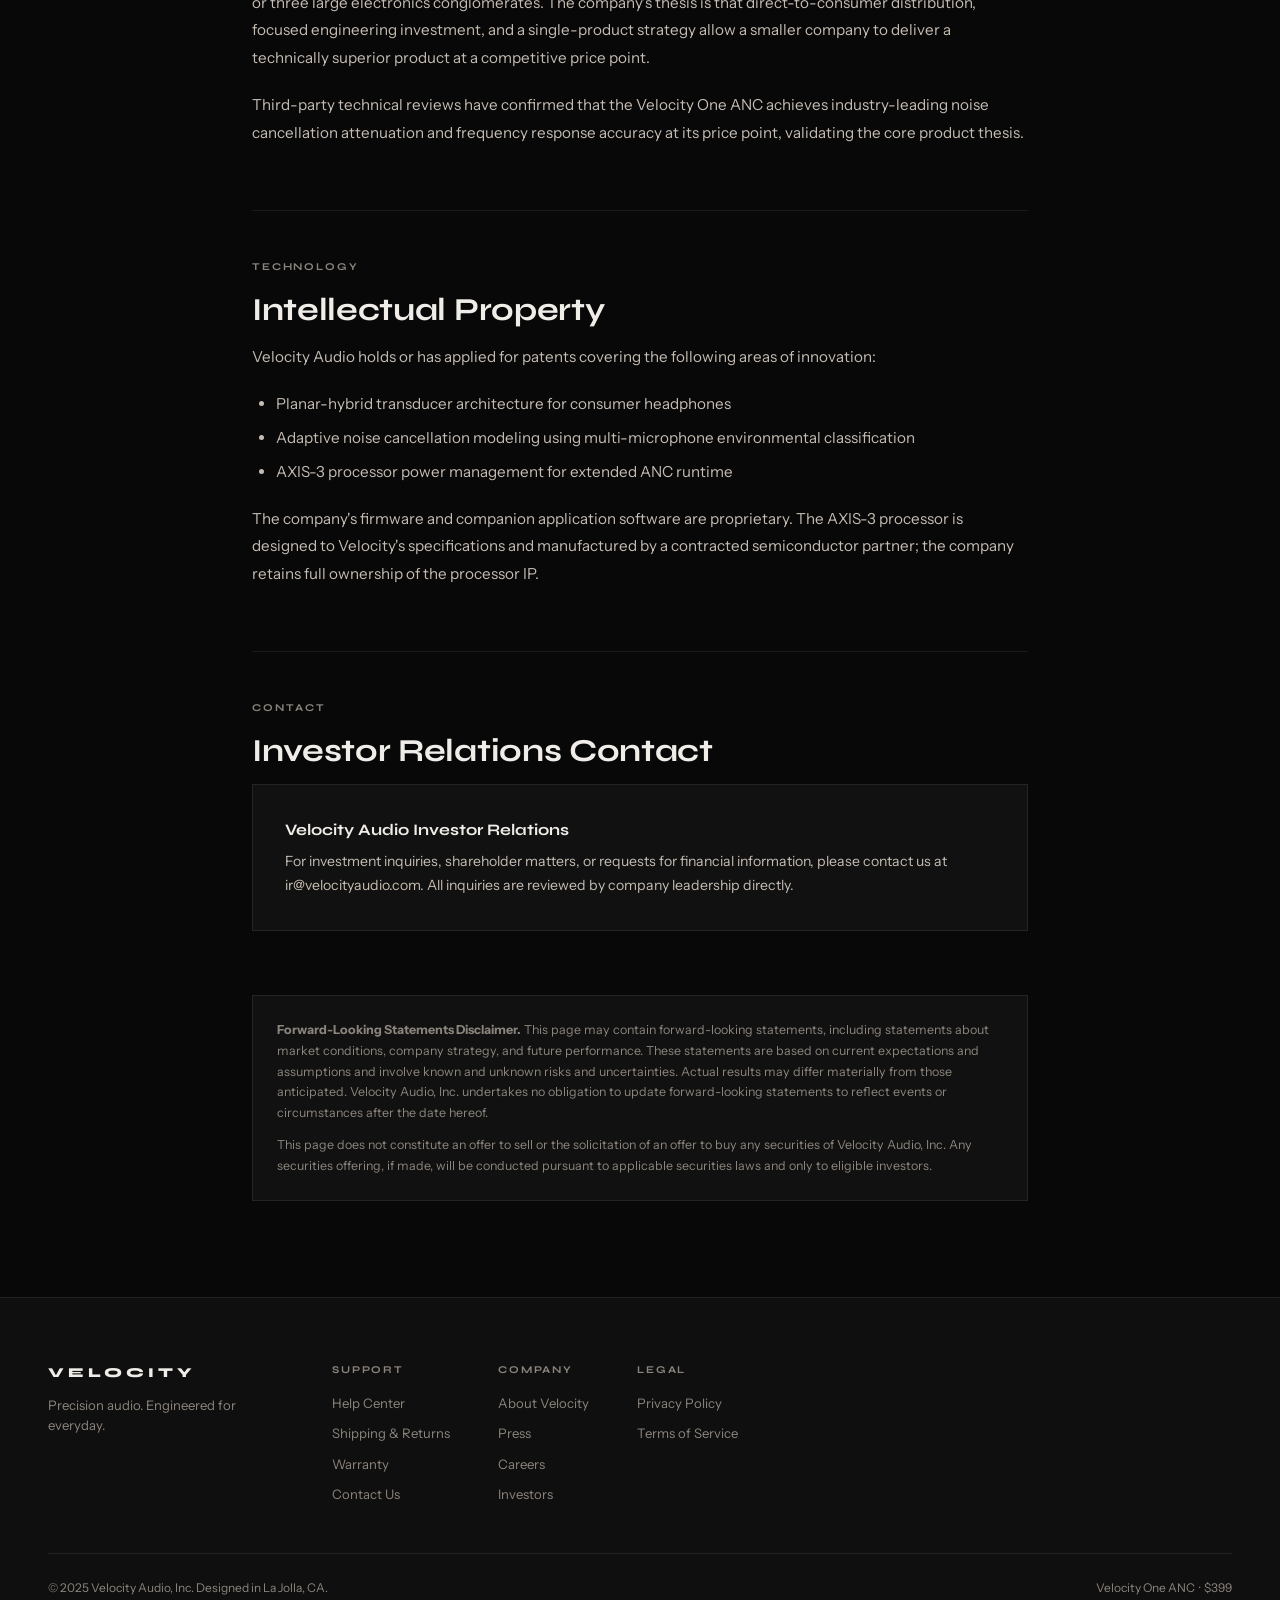
<file: company/investors.html>
<!DOCTYPE html>
<html lang="en">
<head>
  <meta charset="UTF-8" />
  <meta name="viewport" content="width=device-width, initial-scale=1.0" />
  <title>Investors — Velocity Audio</title>
  <meta name="description" content="Investor relations for Velocity Audio, Inc. Company overview and IR contact." />
  <link rel="preconnect" href="https://fonts.googleapis.com" />
  <link rel="preconnect" href="https://fonts.gstatic.com" crossorigin />
  <link href="https://fonts.googleapis.com/css2?family=Syne:wght@400;500;600;700;800&family=Instrument+Sans:ital,wght@0,400;0,500;0,600;1,400&display=swap" rel="stylesheet" />
  <link rel="stylesheet" href="../css/pages.css" />
  <style>
    .disclaimer {
      background: var(--bg-card);
      border: 1px solid var(--border);
      padding: 1.5rem;
      margin-top: 3rem;
    }

    .disclaimer p {
      font-family: var(--font-body);
      font-size: 0.78rem;
      line-height: 1.65;
      color: var(--text-muted);
    }
  </style>
</head>
<body>

  <a href="../index.html#main-content" class="skip-link">Skip to content</a>

  <header class="page-header" role="banner">
    <div class="page-header-inner">
      <a href="../index.html" class="page-wordmark" aria-label="Velocity home">VELOCITY</a>
      <nav class="page-header-nav" aria-label="Navigation">
        <a href="../index.html" class="page-nav-link back">← Back</a>
        <a href="../order.html" class="page-header-cta">Order Now</a>
      </nav>
    </div>
  </header>

  <main id="main-content">
    <div class="page-content">

      <div class="page-hero">
        <span class="page-label">Company</span>
        <h1 class="page-title">Investor Relations</h1>
        <p class="page-subtitle">Velocity Audio, Inc. is a privately held company. We are committed to transparency with our investors and take our obligations to shareholders seriously.</p>
      </div>

      <!-- Company Overview -->
      <div class="page-section">
        <span class="section-eyebrow">Overview</span>
        <h2 class="section-title">Company Overview</h2>
        <div class="prose">
          <p>Velocity Audio, Inc. is a consumer electronics company founded in 2019 and headquartered in La Jolla, California. The company designs and sells the Velocity One ANC, a premium wireless over-ear headphone, direct-to-consumer through its own website.</p>
          <p>Velocity's go-to-market strategy is built around direct distribution, which allows the company to maintain premium positioning while offering competitive pricing by eliminating traditional retail margins. The company does not sell through third-party retailers.</p>
          <p>The Velocity One ANC is the company's first product and launched in Q4 2024. It is manufactured to Velocity's specifications at a contracted assembly facility in Japan, with drivers produced internally to proprietary design.</p>
        </div>
      </div>

      <hr class="divider" />

      <!-- Metrics -->
      <div class="page-section">
        <span class="section-eyebrow">Financial Information</span>
        <h2 class="section-title">Key Metrics</h2>
        <div class="card">
          <p class="card-title">Available to Qualified Investors</p>
          <p class="card-body">Detailed financial information, unit economics, growth metrics, and investor materials are available upon request to qualified institutional and accredited individual investors. Please contact our IR team to initiate a conversation.</p>
          <br>
          <a href="mailto:ir@velocityaudio.com" class="btn btn-primary">ir@velocityaudio.com</a>
        </div>
      </div>

      <hr class="divider" />

      <!-- Market Context -->
      <div class="page-section">
        <span class="section-eyebrow">Market Context</span>
        <h2 class="section-title">Market Position</h2>
        <div class="prose">
          <p>The global premium wireless headphone market exceeded $7 billion in 2024 and is projected to grow at a compound annual rate of approximately 12% through 2030, driven by remote work adoption, content consumption trends, and increasing consumer awareness of audio quality.</p>
          <p>Velocity competes in the $300–$600 price segment — a segment that has historically been dominated by two or three large electronics conglomerates. The company's thesis is that direct-to-consumer distribution, focused engineering investment, and a single-product strategy allow a smaller company to deliver a technically superior product at a competitive price point.</p>
          <p>Third-party technical reviews have confirmed that the Velocity One ANC achieves industry-leading noise cancellation attenuation and frequency response accuracy at its price point, validating the core product thesis.</p>
        </div>
      </div>

      <hr class="divider" />

      <!-- IP & Technology -->
      <div class="page-section">
        <span class="section-eyebrow">Technology</span>
        <h2 class="section-title">Intellectual Property</h2>
        <div class="prose">
          <p>Velocity Audio holds or has applied for patents covering the following areas of innovation:</p>
          <ul>
            <li>Planar-hybrid transducer architecture for consumer headphones</li>
            <li>Adaptive noise cancellation modeling using multi-microphone environmental classification</li>
            <li>AXIS-3 processor power management for extended ANC runtime</li>
          </ul>
          <p>The company's firmware and companion application software are proprietary. The AXIS-3 processor is designed to Velocity's specifications and manufactured by a contracted semiconductor partner; the company retains full ownership of the processor IP.</p>
        </div>
      </div>

      <hr class="divider" />

      <!-- IR Contact -->
      <div class="page-section">
        <span class="section-eyebrow">Contact</span>
        <h2 class="section-title">Investor Relations Contact</h2>
        <div class="card">
          <p class="card-title">Velocity Audio Investor Relations</p>
          <p class="card-body">For investment inquiries, shareholder matters, or requests for financial information, please contact us at <a href="mailto:ir@velocityaudio.com" style="color: var(--accent);">ir@velocityaudio.com</a>. All inquiries are reviewed by company leadership directly.</p>
        </div>
      </div>

      <!-- Legal Disclaimer -->
      <div class="disclaimer" role="note" aria-label="Legal disclaimer">
        <p><strong>Forward-Looking Statements Disclaimer.</strong> This page may contain forward-looking statements, including statements about market conditions, company strategy, and future performance. These statements are based on current expectations and assumptions and involve known and unknown risks and uncertainties. Actual results may differ materially from those anticipated. Velocity Audio, Inc. undertakes no obligation to update forward-looking statements to reflect events or circumstances after the date hereof.</p>
        <p style="margin-top: 0.75rem;">This page does not constitute an offer to sell or the solicitation of an offer to buy any securities of Velocity Audio, Inc. Any securities offering, if made, will be conducted pursuant to applicable securities laws and only to eligible investors.</p>
      </div>

    </div>
  </main>

  <footer class="page-footer" role="contentinfo">
    <div class="page-footer-inner">
      <div class="footer-brand">
        <span class="footer-wordmark">VELOCITY</span>
        <p class="footer-tagline">Precision audio. Engineered for everyday.</p>
      </div>
      <nav class="footer-nav" aria-label="Footer navigation">
        <div class="footer-col">
          <p class="footer-col-heading">Support</p>
          <a href="../support/help-center.html" class="footer-link">Help Center</a>
          <a href="../support/shipping-returns.html" class="footer-link">Shipping &amp; Returns</a>
          <a href="../support/warranty.html" class="footer-link">Warranty</a>
          <a href="../support/contact.html" class="footer-link">Contact Us</a>
        </div>
        <div class="footer-col">
          <p class="footer-col-heading">Company</p>
          <a href="about.html" class="footer-link">About Velocity</a>
          <a href="press.html" class="footer-link">Press</a>
          <a href="careers.html" class="footer-link">Careers</a>
          <a href="investors.html" class="footer-link">Investors</a>
        </div>
        <div class="footer-col">
          <p class="footer-col-heading">Legal</p>
          <a href="../legal/privacy.html" class="footer-link">Privacy Policy</a>
          <a href="../legal/terms.html" class="footer-link">Terms of Service</a>
        </div>
      </nav>
    </div>
    <div class="footer-bottom">
      <p>© 2025 Velocity Audio, Inc. Designed in La Jolla, CA.</p>
      <p>Velocity One ANC &nbsp;·&nbsp; $399</p>
    </div>
  </footer>

</body>
</html>
</file>
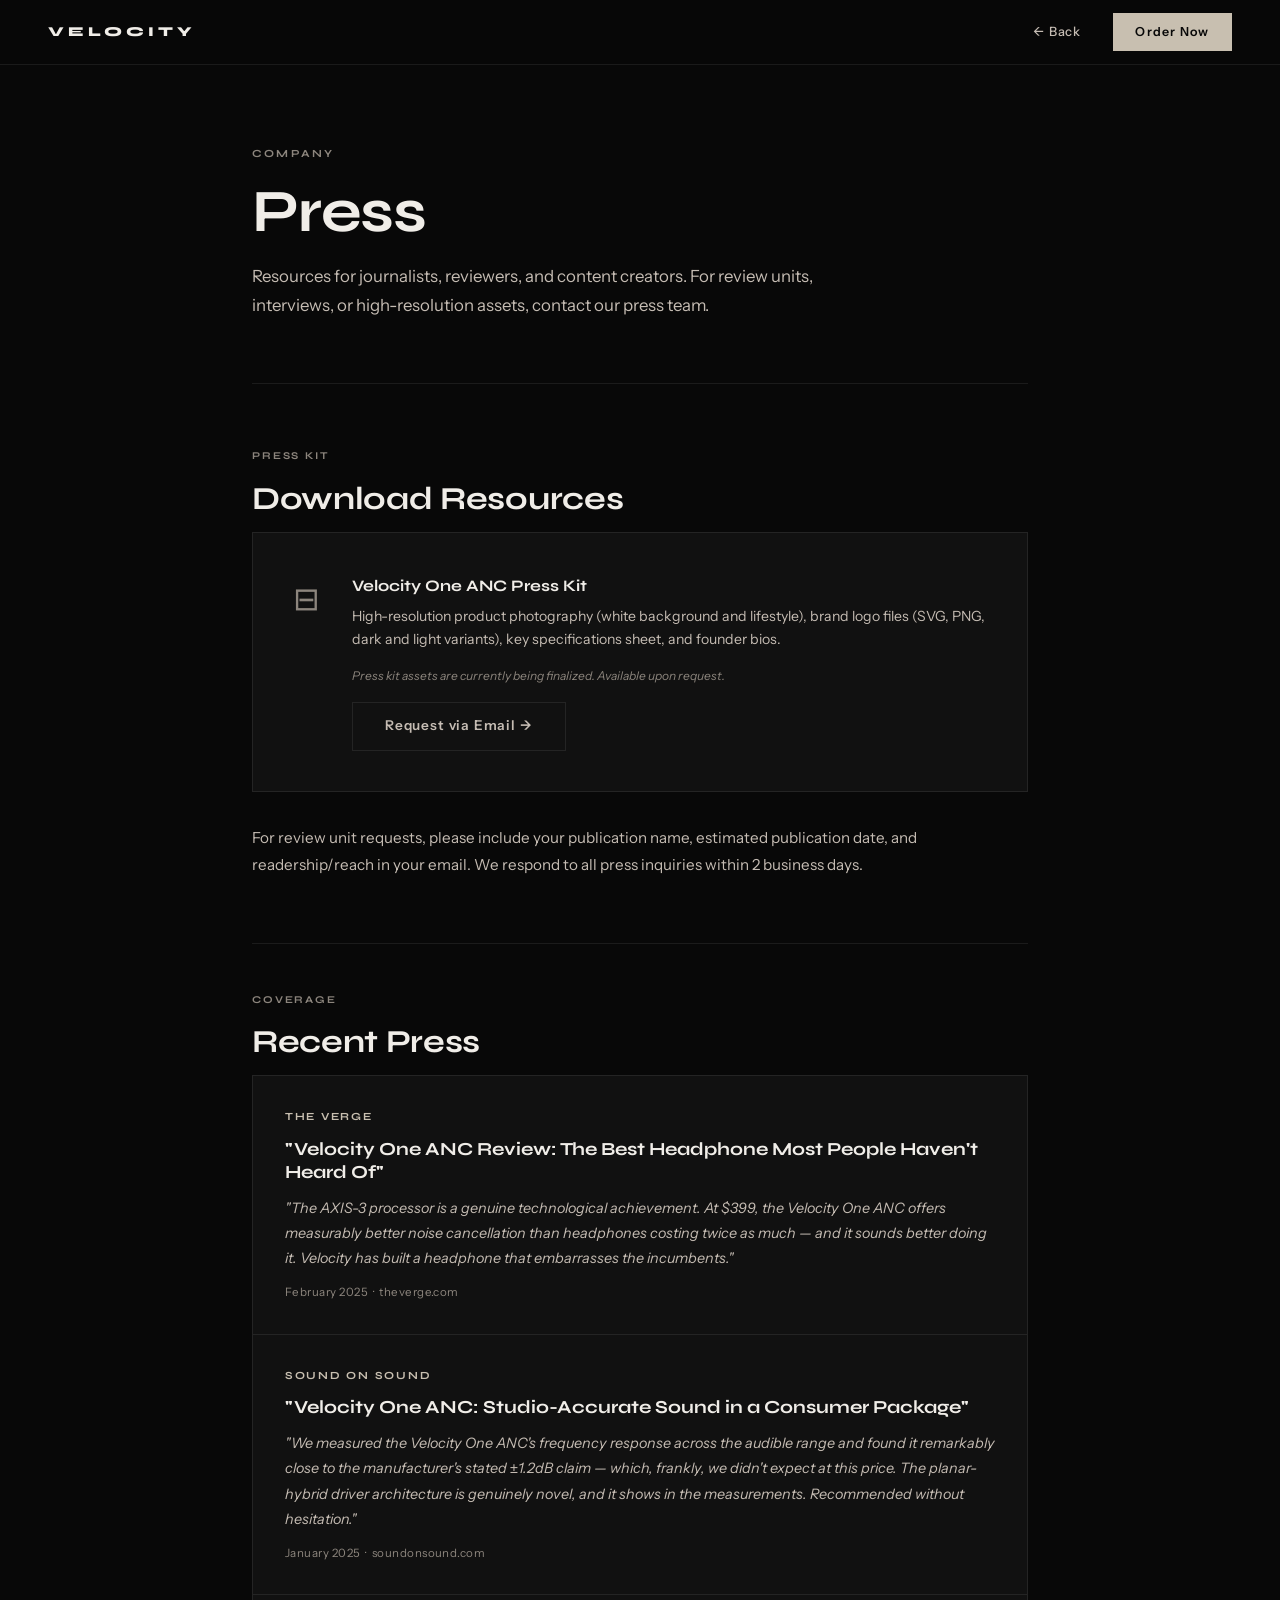
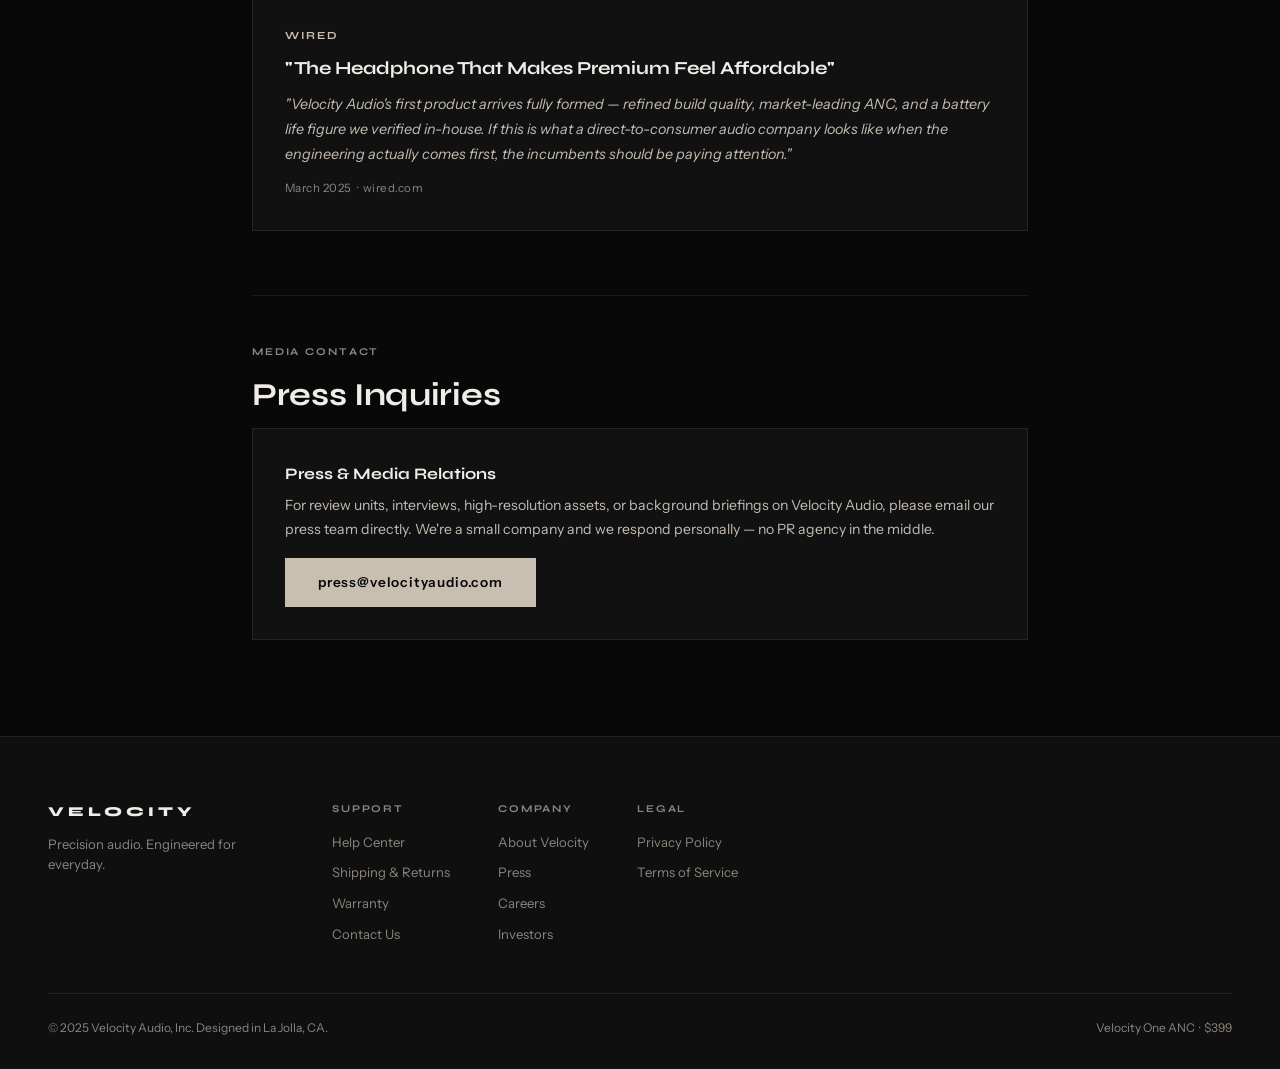
<file: company/press.html>
<!DOCTYPE html>
<html lang="en">
<head>
  <meta charset="UTF-8" />
  <meta name="viewport" content="width=device-width, initial-scale=1.0" />
  <title>Press — Velocity Audio</title>
  <meta name="description" content="Press resources for Velocity Audio. Press kit, coverage, and media contact information." />
  <link rel="preconnect" href="https://fonts.googleapis.com" />
  <link rel="preconnect" href="https://fonts.gstatic.com" crossorigin />
  <link href="https://fonts.googleapis.com/css2?family=Syne:wght@400;500;600;700;800&family=Instrument+Sans:ital,wght@0,400;0,500;0,600;1,400&display=swap" rel="stylesheet" />
  <link rel="stylesheet" href="../css/pages.css" />
  <style>
    .press-card {
      padding: 2rem;
      border-top: 1px solid var(--border);
      background: transparent;
    }

    .press-card:first-child {
      border-top: none;
    }

    .press-publication {
      font-family: var(--font-display);
      font-size: 0.68rem;
      font-weight: 700;
      letter-spacing: 0.16em;
      color: var(--accent);
      text-transform: uppercase;
      margin-bottom: 0.75rem;
      display: block;
    }

    .press-headline {
      font-family: var(--font-display);
      font-size: 1.15rem;
      font-weight: 700;
      color: var(--text-primary);
      margin-bottom: 0.75rem;
      line-height: 1.25;
    }

    .press-excerpt {
      font-family: var(--font-body);
      font-size: 0.9rem;
      line-height: 1.75;
      color: var(--text-secondary);
      font-style: italic;
      margin-bottom: 0.75rem;
    }

    .press-meta {
      font-family: var(--font-body);
      font-size: 0.72rem;
      color: var(--text-muted);
      letter-spacing: 0.04em;
    }

    .press-list {
      border: 1px solid var(--border);
      background: var(--bg-card);
    }

    .kit-block {
      padding: 2.5rem;
      border: 1px solid var(--border);
      background: var(--bg-card);
      display: flex;
      align-items: flex-start;
      gap: 2rem;
      margin-bottom: 2rem;
    }

    .kit-icon {
      font-size: 2rem;
      flex-shrink: 0;
      color: var(--text-muted);
    }

    .kit-info {}

    .kit-title {
      font-family: var(--font-display);
      font-size: 1rem;
      font-weight: 700;
      color: var(--text-primary);
      margin-bottom: 0.4rem;
    }

    .kit-desc {
      font-family: var(--font-body);
      font-size: 0.88rem;
      color: var(--text-secondary);
      line-height: 1.6;
      margin-bottom: 1rem;
    }

    .kit-note {
      font-family: var(--font-body);
      font-size: 0.75rem;
      color: var(--text-muted);
      font-style: italic;
    }
  </style>
</head>
<body>

  <a href="../index.html#main-content" class="skip-link">Skip to content</a>

  <header class="page-header" role="banner">
    <div class="page-header-inner">
      <a href="../index.html" class="page-wordmark" aria-label="Velocity home">VELOCITY</a>
      <nav class="page-header-nav" aria-label="Navigation">
        <a href="../index.html" class="page-nav-link back">← Back</a>
        <a href="../order.html" class="page-header-cta">Order Now</a>
      </nav>
    </div>
  </header>

  <main id="main-content">
    <div class="page-content">

      <div class="page-hero">
        <span class="page-label">Company</span>
        <h1 class="page-title">Press</h1>
        <p class="page-subtitle">Resources for journalists, reviewers, and content creators. For review units, interviews, or high-resolution assets, contact our press team.</p>
      </div>

      <!-- Press Kit -->
      <div class="page-section">
        <span class="section-eyebrow">Press Kit</span>
        <h2 class="section-title">Download Resources</h2>

        <div class="kit-block">
          <div class="kit-icon" aria-hidden="true">⊟</div>
          <div class="kit-info">
            <p class="kit-title">Velocity One ANC Press Kit</p>
            <p class="kit-desc">High-resolution product photography (white background and lifestyle), brand logo files (SVG, PNG, dark and light variants), key specifications sheet, and founder bios.</p>
            <p class="kit-note">Press kit assets are currently being finalized. Available upon request.</p>
            <a href="mailto:press@velocityaudio.com" class="btn" style="margin-top: 1rem; display: inline-block;">Request via Email →</a>
          </div>
        </div>

        <p class="section-body">For review unit requests, please include your publication name, estimated publication date, and readership/reach in your email. We respond to all press inquiries within 2 business days.</p>
      </div>

      <hr class="divider" />

      <!-- Coverage -->
      <div class="page-section">
        <span class="section-eyebrow">Coverage</span>
        <h2 class="section-title">Recent Press</h2>
        <div class="press-list">
          <div class="press-card">
            <span class="press-publication">The Verge</span>
            <h3 class="press-headline">"Velocity One ANC Review: The Best Headphone Most People Haven't Heard Of"</h3>
            <p class="press-excerpt">"The AXIS-3 processor is a genuine technological achievement. At $399, the Velocity One ANC offers measurably better noise cancellation than headphones costing twice as much — and it sounds better doing it. Velocity has built a headphone that embarrasses the incumbents."</p>
            <p class="press-meta">February 2025 &nbsp;·&nbsp; theverge.com</p>
          </div>

          <div class="press-card">
            <span class="press-publication">Sound On Sound</span>
            <h3 class="press-headline">"Velocity One ANC: Studio-Accurate Sound in a Consumer Package"</h3>
            <p class="press-excerpt">"We measured the Velocity One ANC's frequency response across the audible range and found it remarkably close to the manufacturer's stated ±1.2dB claim — which, frankly, we didn't expect at this price. The planar-hybrid driver architecture is genuinely novel, and it shows in the measurements. Recommended without hesitation."</p>
            <p class="press-meta">January 2025 &nbsp;·&nbsp; soundonsound.com</p>
          </div>

          <div class="press-card">
            <span class="press-publication">Wired</span>
            <h3 class="press-headline">"The Headphone That Makes Premium Feel Affordable"</h3>
            <p class="press-excerpt">"Velocity Audio's first product arrives fully formed — refined build quality, market-leading ANC, and a battery life figure we verified in-house. If this is what a direct-to-consumer audio company looks like when the engineering actually comes first, the incumbents should be paying attention."</p>
            <p class="press-meta">March 2025 &nbsp;·&nbsp; wired.com</p>
          </div>
        </div>
      </div>

      <hr class="divider" />

      <!-- Contact -->
      <div class="page-section">
        <span class="section-eyebrow">Media Contact</span>
        <h2 class="section-title">Press Inquiries</h2>
        <div class="card">
          <p class="card-title">Press &amp; Media Relations</p>
          <p class="card-body" style="margin-bottom: 1rem;">For review units, interviews, high-resolution assets, or background briefings on Velocity Audio, please email our press team directly. We're a small company and we respond personally — no PR agency in the middle.</p>
          <a href="mailto:press@velocityaudio.com" class="btn btn-primary">press@velocityaudio.com</a>
        </div>
      </div>

    </div>
  </main>

  <footer class="page-footer" role="contentinfo">
    <div class="page-footer-inner">
      <div class="footer-brand">
        <span class="footer-wordmark">VELOCITY</span>
        <p class="footer-tagline">Precision audio. Engineered for everyday.</p>
      </div>
      <nav class="footer-nav" aria-label="Footer navigation">
        <div class="footer-col">
          <p class="footer-col-heading">Support</p>
          <a href="../support/help-center.html" class="footer-link">Help Center</a>
          <a href="../support/shipping-returns.html" class="footer-link">Shipping &amp; Returns</a>
          <a href="../support/warranty.html" class="footer-link">Warranty</a>
          <a href="../support/contact.html" class="footer-link">Contact Us</a>
        </div>
        <div class="footer-col">
          <p class="footer-col-heading">Company</p>
          <a href="about.html" class="footer-link">About Velocity</a>
          <a href="press.html" class="footer-link">Press</a>
          <a href="careers.html" class="footer-link">Careers</a>
          <a href="investors.html" class="footer-link">Investors</a>
        </div>
        <div class="footer-col">
          <p class="footer-col-heading">Legal</p>
          <a href="../legal/privacy.html" class="footer-link">Privacy Policy</a>
          <a href="../legal/terms.html" class="footer-link">Terms of Service</a>
        </div>
      </nav>
    </div>
    <div class="footer-bottom">
      <p>© 2025 Velocity Audio, Inc. Designed in La Jolla, CA.</p>
      <p>Velocity One ANC &nbsp;·&nbsp; $399</p>
    </div>
  </footer>

</body>
</html>
</file>
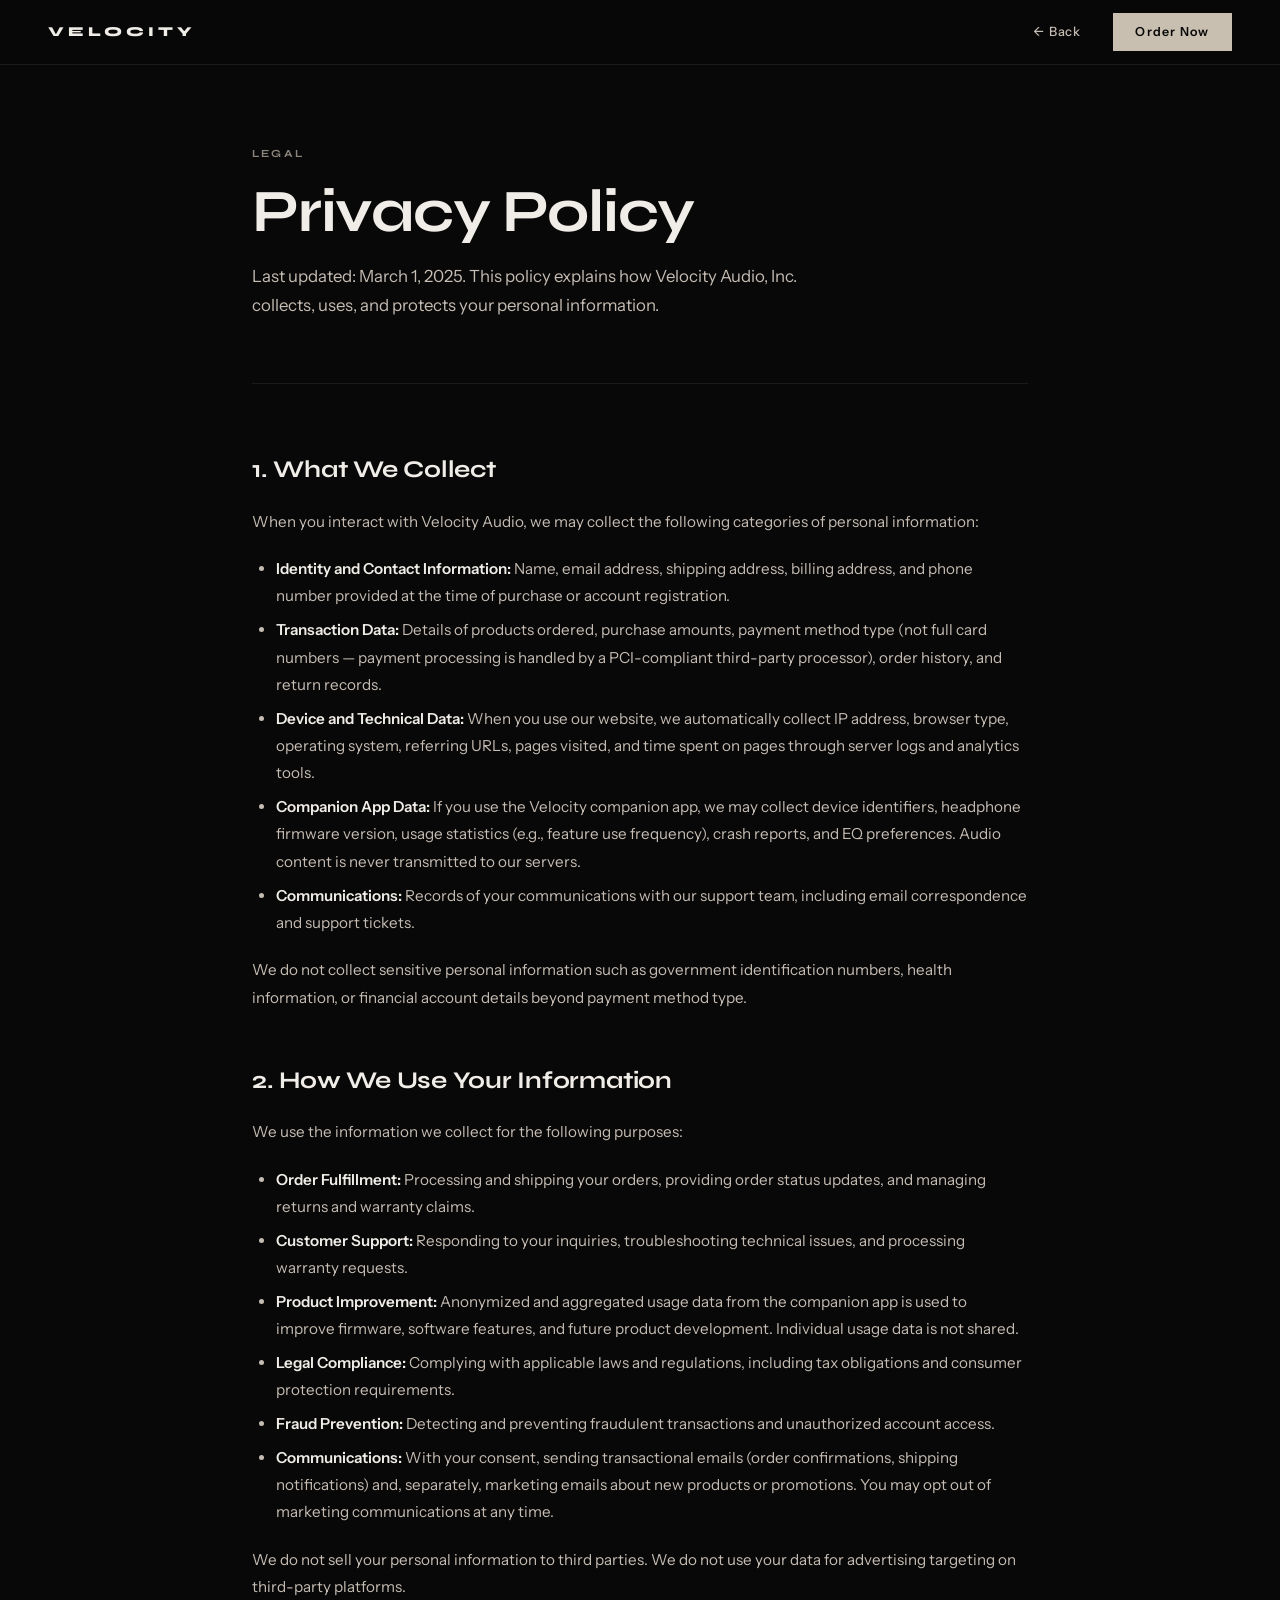
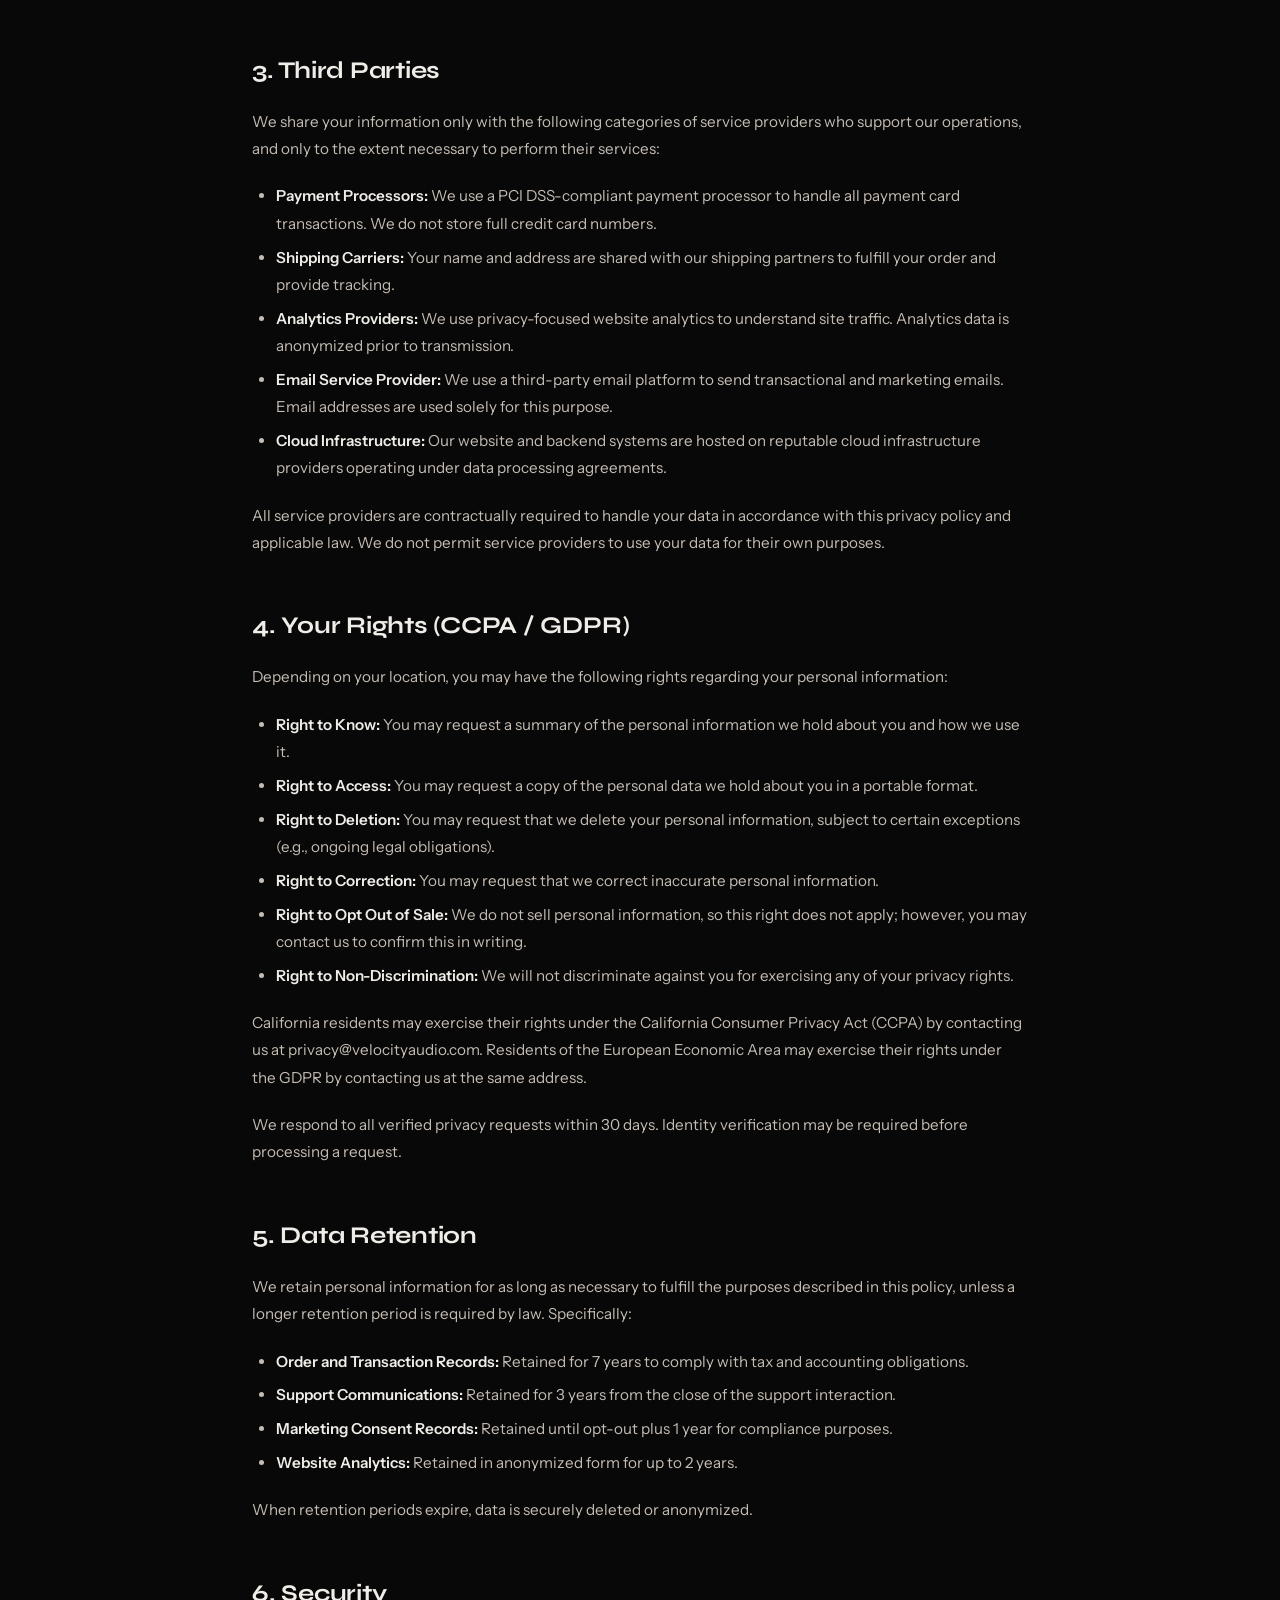
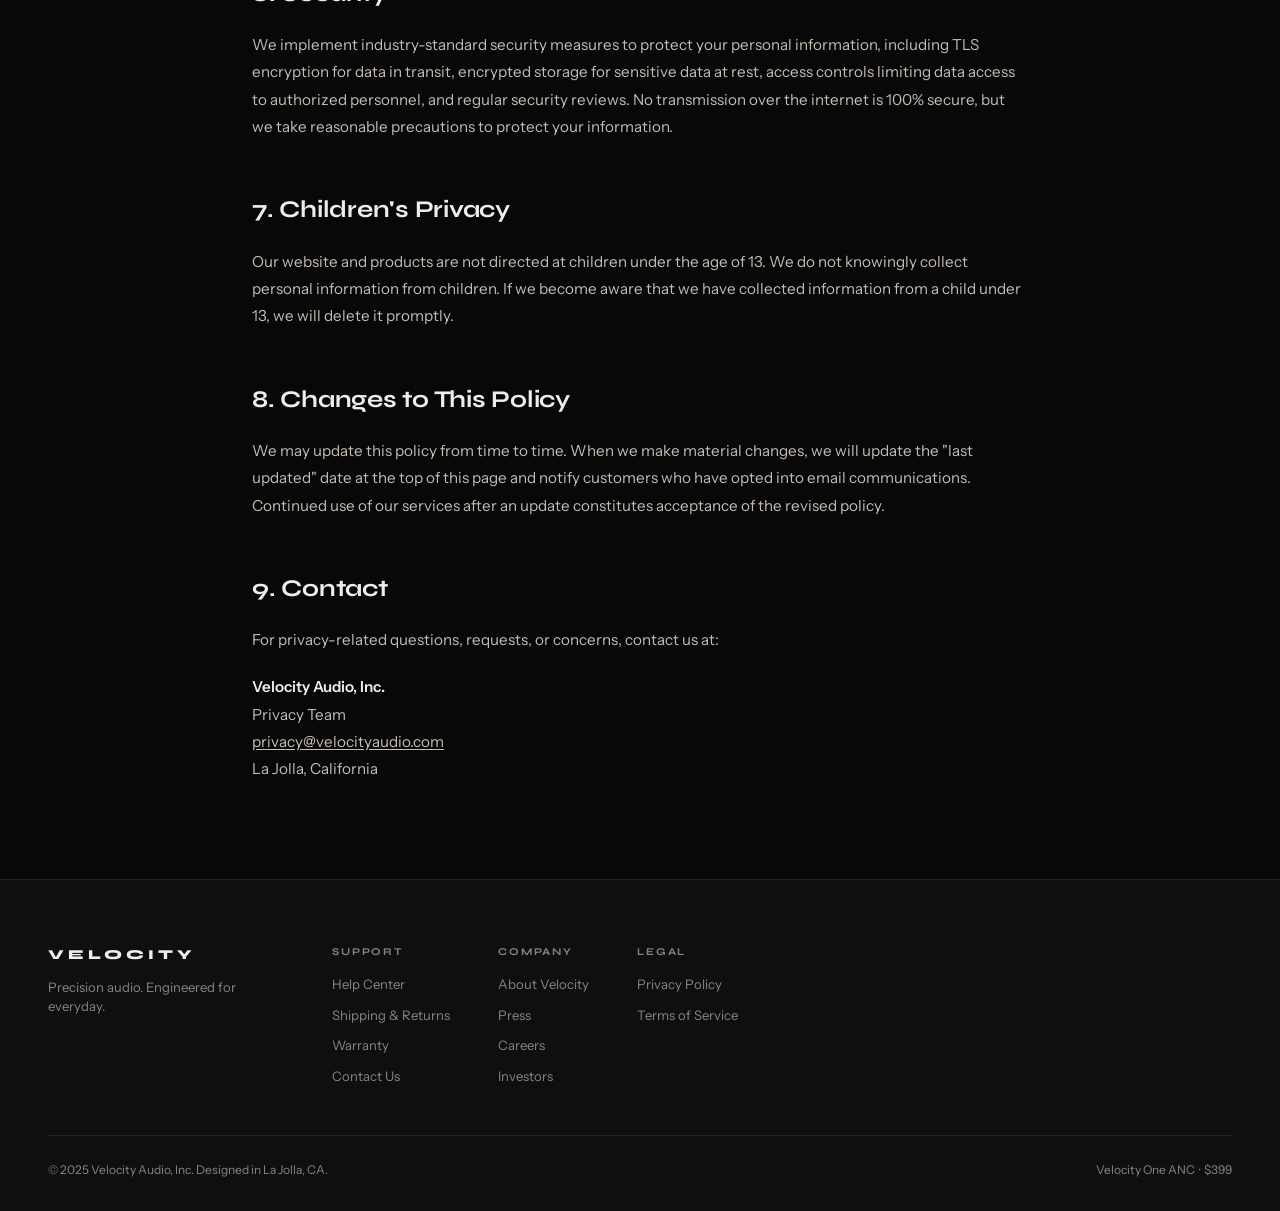
<file: legal/privacy.html>
<!DOCTYPE html>
<html lang="en">
<head>
  <meta charset="UTF-8" />
  <meta name="viewport" content="width=device-width, initial-scale=1.0" />
  <title>Privacy Policy — Velocity Audio</title>
  <meta name="description" content="Velocity Audio Privacy Policy. How we collect, use, and protect your personal information." />
  <link rel="preconnect" href="https://fonts.googleapis.com" />
  <link rel="preconnect" href="https://fonts.gstatic.com" crossorigin />
  <link href="https://fonts.googleapis.com/css2?family=Syne:wght@400;500;600;700;800&family=Instrument+Sans:ital,wght@0,400;0,500;0,600;1,400&display=swap" rel="stylesheet" />
  <link rel="stylesheet" href="../css/pages.css" />
</head>
<body>

  <a href="../index.html#main-content" class="skip-link">Skip to content</a>

  <header class="page-header" role="banner">
    <div class="page-header-inner">
      <a href="../index.html" class="page-wordmark" aria-label="Velocity home">VELOCITY</a>
      <nav class="page-header-nav" aria-label="Navigation">
        <a href="../index.html" class="page-nav-link back">← Back</a>
        <a href="../order.html" class="page-header-cta">Order Now</a>
      </nav>
    </div>
  </header>

  <main id="main-content">
    <div class="page-content">

      <div class="page-hero">
        <span class="page-label">Legal</span>
        <h1 class="page-title">Privacy Policy</h1>
        <p class="page-subtitle">Last updated: March 1, 2025. This policy explains how Velocity Audio, Inc. collects, uses, and protects your personal information.</p>
      </div>

      <div class="prose">

        <h2>1. What We Collect</h2>
        <p>When you interact with Velocity Audio, we may collect the following categories of personal information:</p>
        <ul>
          <li><strong>Identity and Contact Information:</strong> Name, email address, shipping address, billing address, and phone number provided at the time of purchase or account registration.</li>
          <li><strong>Transaction Data:</strong> Details of products ordered, purchase amounts, payment method type (not full card numbers — payment processing is handled by a PCI-compliant third-party processor), order history, and return records.</li>
          <li><strong>Device and Technical Data:</strong> When you use our website, we automatically collect IP address, browser type, operating system, referring URLs, pages visited, and time spent on pages through server logs and analytics tools.</li>
          <li><strong>Companion App Data:</strong> If you use the Velocity companion app, we may collect device identifiers, headphone firmware version, usage statistics (e.g., feature use frequency), crash reports, and EQ preferences. Audio content is never transmitted to our servers.</li>
          <li><strong>Communications:</strong> Records of your communications with our support team, including email correspondence and support tickets.</li>
        </ul>
        <p>We do not collect sensitive personal information such as government identification numbers, health information, or financial account details beyond payment method type.</p>

        <h2>2. How We Use Your Information</h2>
        <p>We use the information we collect for the following purposes:</p>
        <ul>
          <li><strong>Order Fulfillment:</strong> Processing and shipping your orders, providing order status updates, and managing returns and warranty claims.</li>
          <li><strong>Customer Support:</strong> Responding to your inquiries, troubleshooting technical issues, and processing warranty requests.</li>
          <li><strong>Product Improvement:</strong> Anonymized and aggregated usage data from the companion app is used to improve firmware, software features, and future product development. Individual usage data is not shared.</li>
          <li><strong>Legal Compliance:</strong> Complying with applicable laws and regulations, including tax obligations and consumer protection requirements.</li>
          <li><strong>Fraud Prevention:</strong> Detecting and preventing fraudulent transactions and unauthorized account access.</li>
          <li><strong>Communications:</strong> With your consent, sending transactional emails (order confirmations, shipping notifications) and, separately, marketing emails about new products or promotions. You may opt out of marketing communications at any time.</li>
        </ul>
        <p>We do not sell your personal information to third parties. We do not use your data for advertising targeting on third-party platforms.</p>

        <h2>3. Third Parties</h2>
        <p>We share your information only with the following categories of service providers who support our operations, and only to the extent necessary to perform their services:</p>
        <ul>
          <li><strong>Payment Processors:</strong> We use a PCI DSS-compliant payment processor to handle all payment card transactions. We do not store full credit card numbers.</li>
          <li><strong>Shipping Carriers:</strong> Your name and address are shared with our shipping partners to fulfill your order and provide tracking.</li>
          <li><strong>Analytics Providers:</strong> We use privacy-focused website analytics to understand site traffic. Analytics data is anonymized prior to transmission.</li>
          <li><strong>Email Service Provider:</strong> We use a third-party email platform to send transactional and marketing emails. Email addresses are used solely for this purpose.</li>
          <li><strong>Cloud Infrastructure:</strong> Our website and backend systems are hosted on reputable cloud infrastructure providers operating under data processing agreements.</li>
        </ul>
        <p>All service providers are contractually required to handle your data in accordance with this privacy policy and applicable law. We do not permit service providers to use your data for their own purposes.</p>

        <h2>4. Your Rights (CCPA / GDPR)</h2>
        <p>Depending on your location, you may have the following rights regarding your personal information:</p>
        <ul>
          <li><strong>Right to Know:</strong> You may request a summary of the personal information we hold about you and how we use it.</li>
          <li><strong>Right to Access:</strong> You may request a copy of the personal data we hold about you in a portable format.</li>
          <li><strong>Right to Deletion:</strong> You may request that we delete your personal information, subject to certain exceptions (e.g., ongoing legal obligations).</li>
          <li><strong>Right to Correction:</strong> You may request that we correct inaccurate personal information.</li>
          <li><strong>Right to Opt Out of Sale:</strong> We do not sell personal information, so this right does not apply; however, you may contact us to confirm this in writing.</li>
          <li><strong>Right to Non-Discrimination:</strong> We will not discriminate against you for exercising any of your privacy rights.</li>
        </ul>
        <p>California residents may exercise their rights under the California Consumer Privacy Act (CCPA) by contacting us at privacy@velocityaudio.com. Residents of the European Economic Area may exercise their rights under the GDPR by contacting us at the same address.</p>
        <p>We respond to all verified privacy requests within 30 days. Identity verification may be required before processing a request.</p>

        <h2>5. Data Retention</h2>
        <p>We retain personal information for as long as necessary to fulfill the purposes described in this policy, unless a longer retention period is required by law. Specifically:</p>
        <ul>
          <li><strong>Order and Transaction Records:</strong> Retained for 7 years to comply with tax and accounting obligations.</li>
          <li><strong>Support Communications:</strong> Retained for 3 years from the close of the support interaction.</li>
          <li><strong>Marketing Consent Records:</strong> Retained until opt-out plus 1 year for compliance purposes.</li>
          <li><strong>Website Analytics:</strong> Retained in anonymized form for up to 2 years.</li>
        </ul>
        <p>When retention periods expire, data is securely deleted or anonymized.</p>

        <h2>6. Security</h2>
        <p>We implement industry-standard security measures to protect your personal information, including TLS encryption for data in transit, encrypted storage for sensitive data at rest, access controls limiting data access to authorized personnel, and regular security reviews. No transmission over the internet is 100% secure, but we take reasonable precautions to protect your information.</p>

        <h2>7. Children's Privacy</h2>
        <p>Our website and products are not directed at children under the age of 13. We do not knowingly collect personal information from children. If we become aware that we have collected information from a child under 13, we will delete it promptly.</p>

        <h2>8. Changes to This Policy</h2>
        <p>We may update this policy from time to time. When we make material changes, we will update the "last updated" date at the top of this page and notify customers who have opted into email communications. Continued use of our services after an update constitutes acceptance of the revised policy.</p>

        <h2>9. Contact</h2>
        <p>For privacy-related questions, requests, or concerns, contact us at:</p>
        <p><strong>Velocity Audio, Inc.</strong><br>Privacy Team<br><a href="mailto:privacy@velocityaudio.com">privacy@velocityaudio.com</a><br>La Jolla, California</p>

      </div>

    </div>
  </main>

  <footer class="page-footer" role="contentinfo">
    <div class="page-footer-inner">
      <div class="footer-brand">
        <span class="footer-wordmark">VELOCITY</span>
        <p class="footer-tagline">Precision audio. Engineered for everyday.</p>
      </div>
      <nav class="footer-nav" aria-label="Footer navigation">
        <div class="footer-col">
          <p class="footer-col-heading">Support</p>
          <a href="../support/help-center.html" class="footer-link">Help Center</a>
          <a href="../support/shipping-returns.html" class="footer-link">Shipping &amp; Returns</a>
          <a href="../support/warranty.html" class="footer-link">Warranty</a>
          <a href="../support/contact.html" class="footer-link">Contact Us</a>
        </div>
        <div class="footer-col">
          <p class="footer-col-heading">Company</p>
          <a href="../company/about.html" class="footer-link">About Velocity</a>
          <a href="../company/press.html" class="footer-link">Press</a>
          <a href="../company/careers.html" class="footer-link">Careers</a>
          <a href="../company/investors.html" class="footer-link">Investors</a>
        </div>
        <div class="footer-col">
          <p class="footer-col-heading">Legal</p>
          <a href="privacy.html" class="footer-link">Privacy Policy</a>
          <a href="terms.html" class="footer-link">Terms of Service</a>
        </div>
      </nav>
    </div>
    <div class="footer-bottom">
      <p>© 2025 Velocity Audio, Inc. Designed in La Jolla, CA.</p>
      <p>Velocity One ANC &nbsp;·&nbsp; $399</p>
    </div>
  </footer>

</body>
</html>
</file>
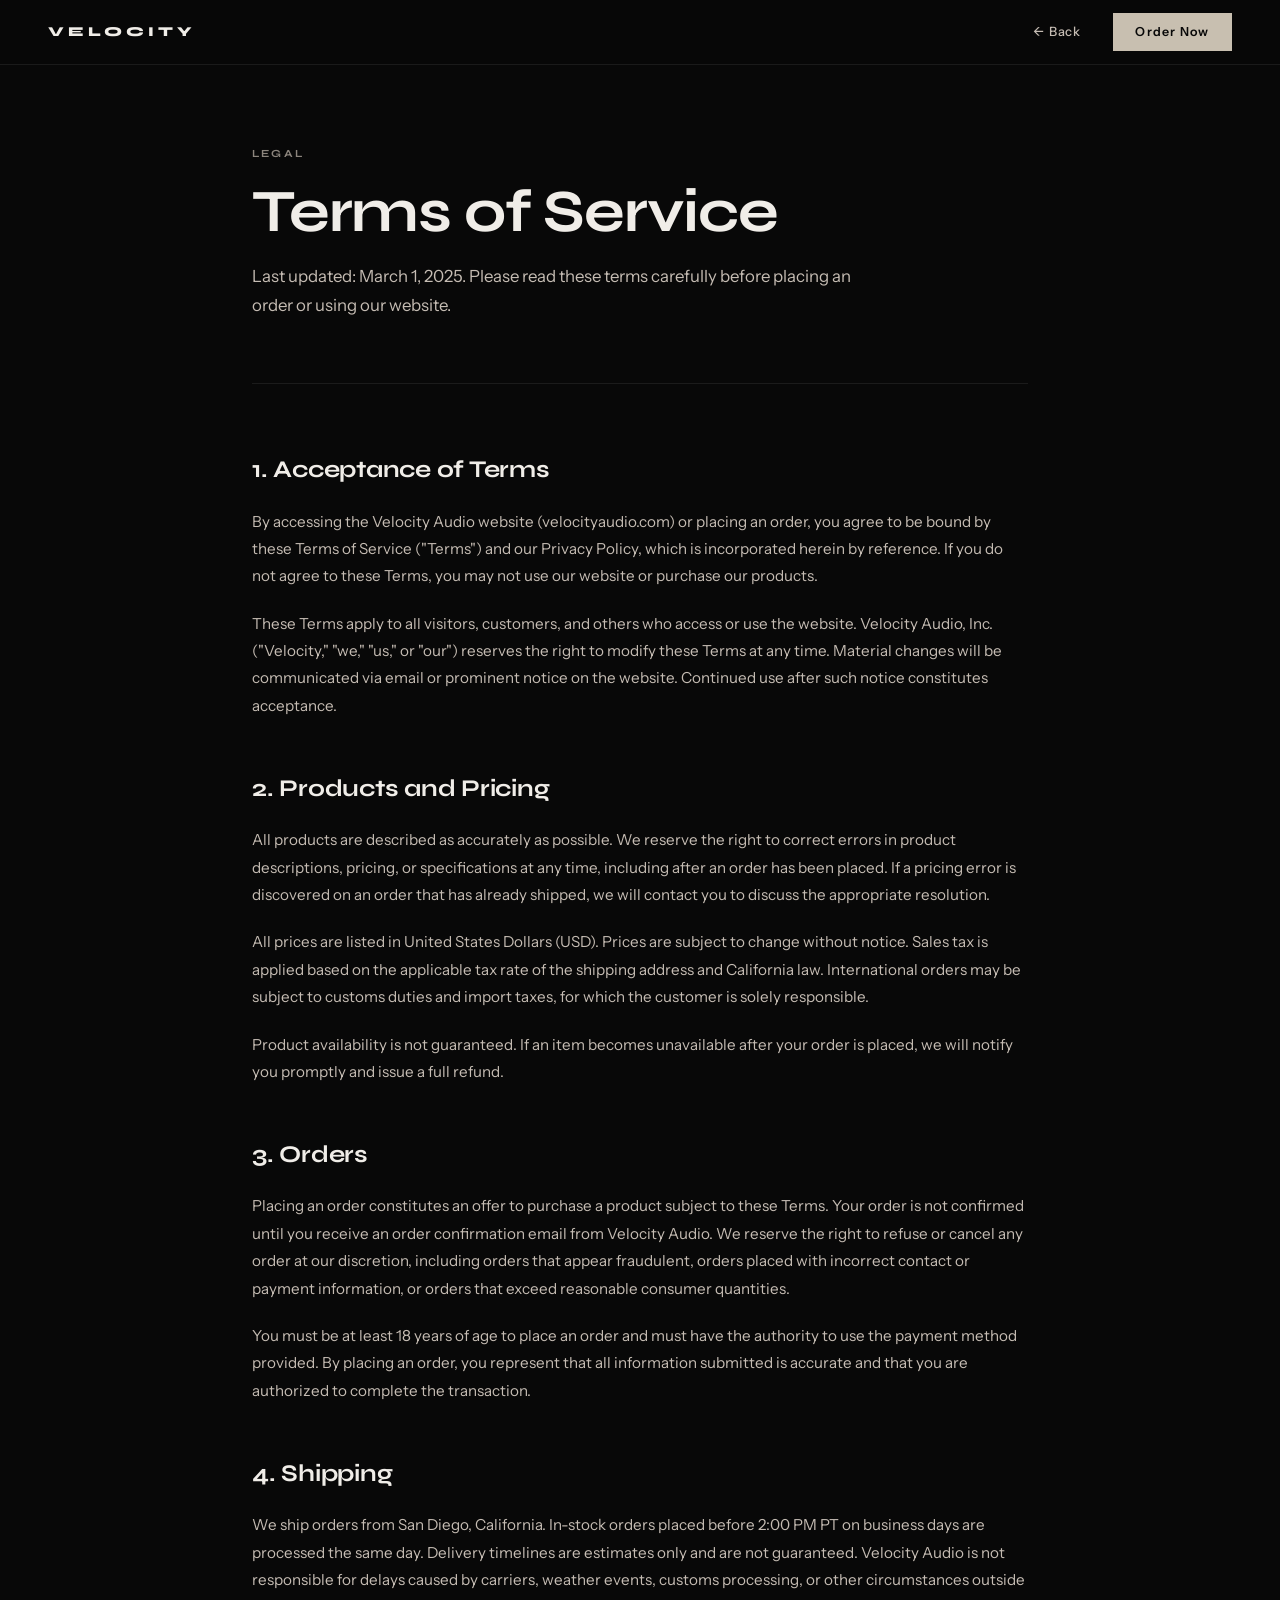
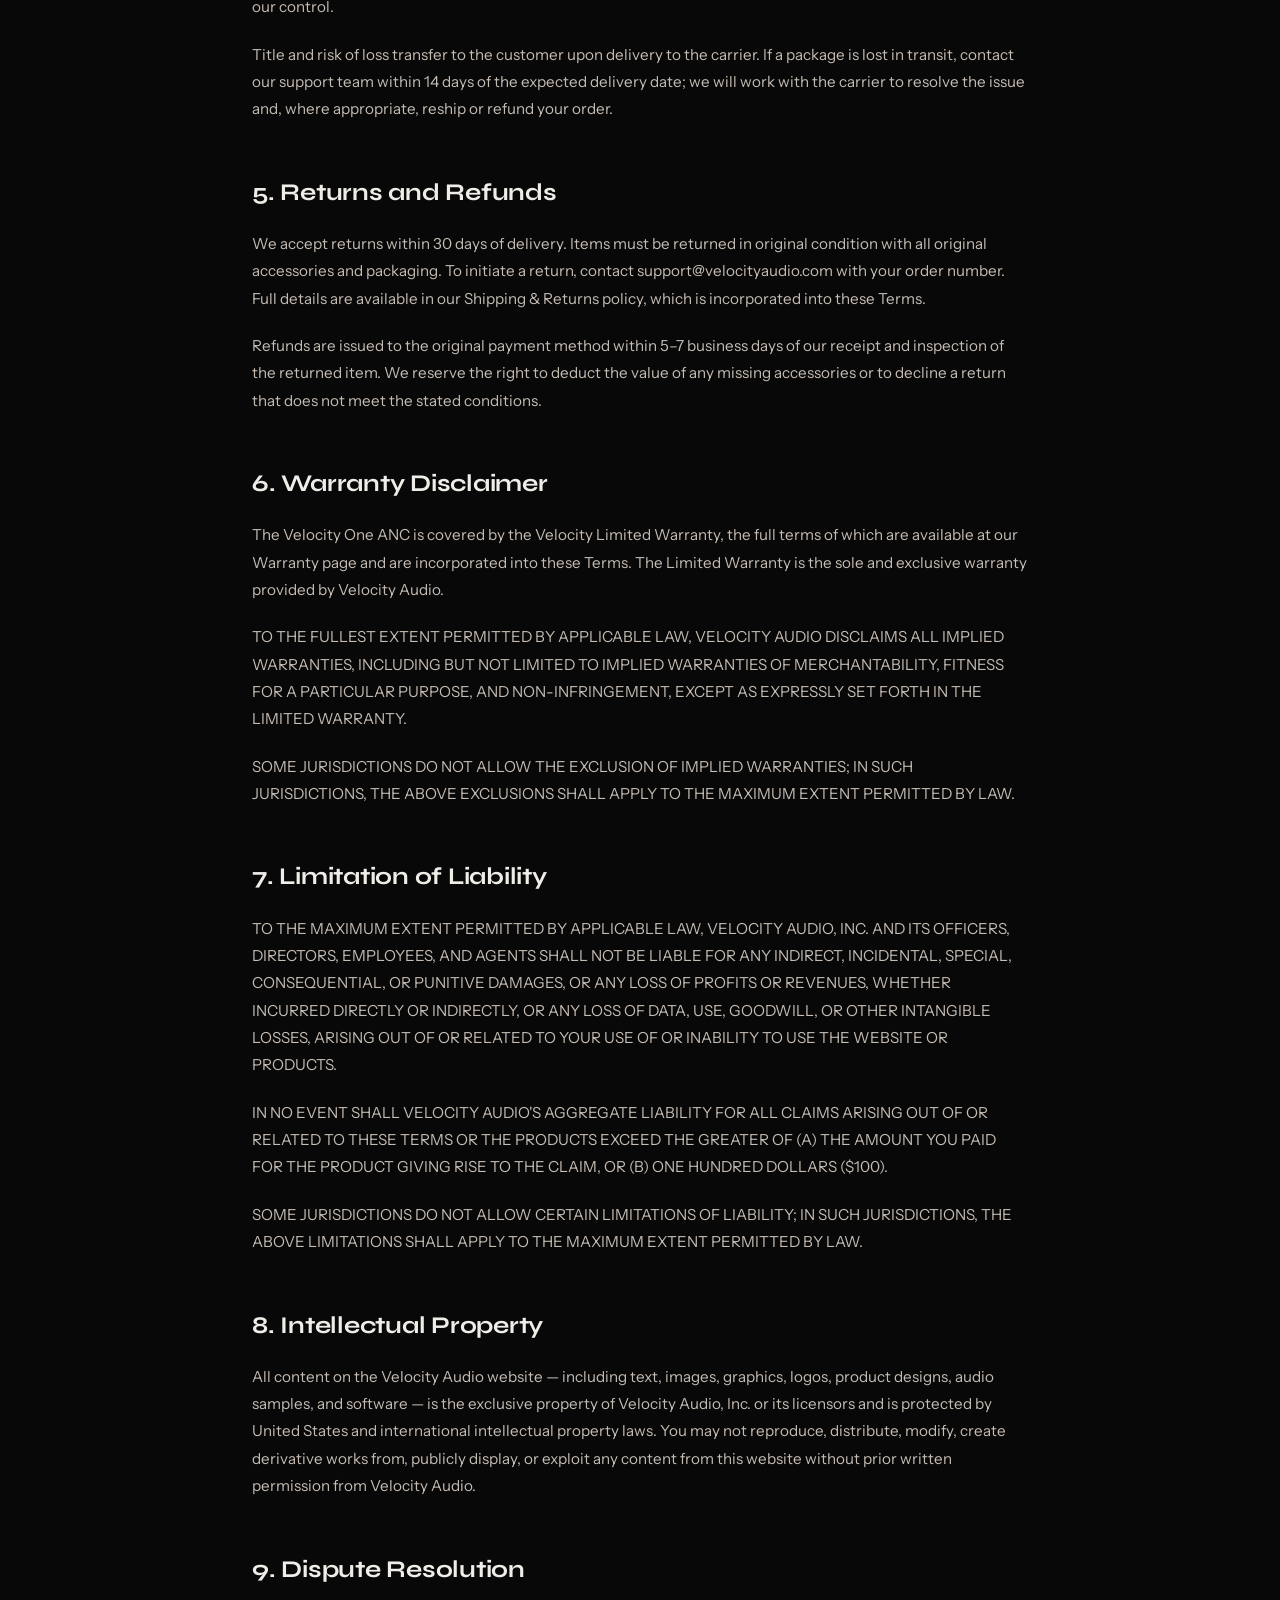
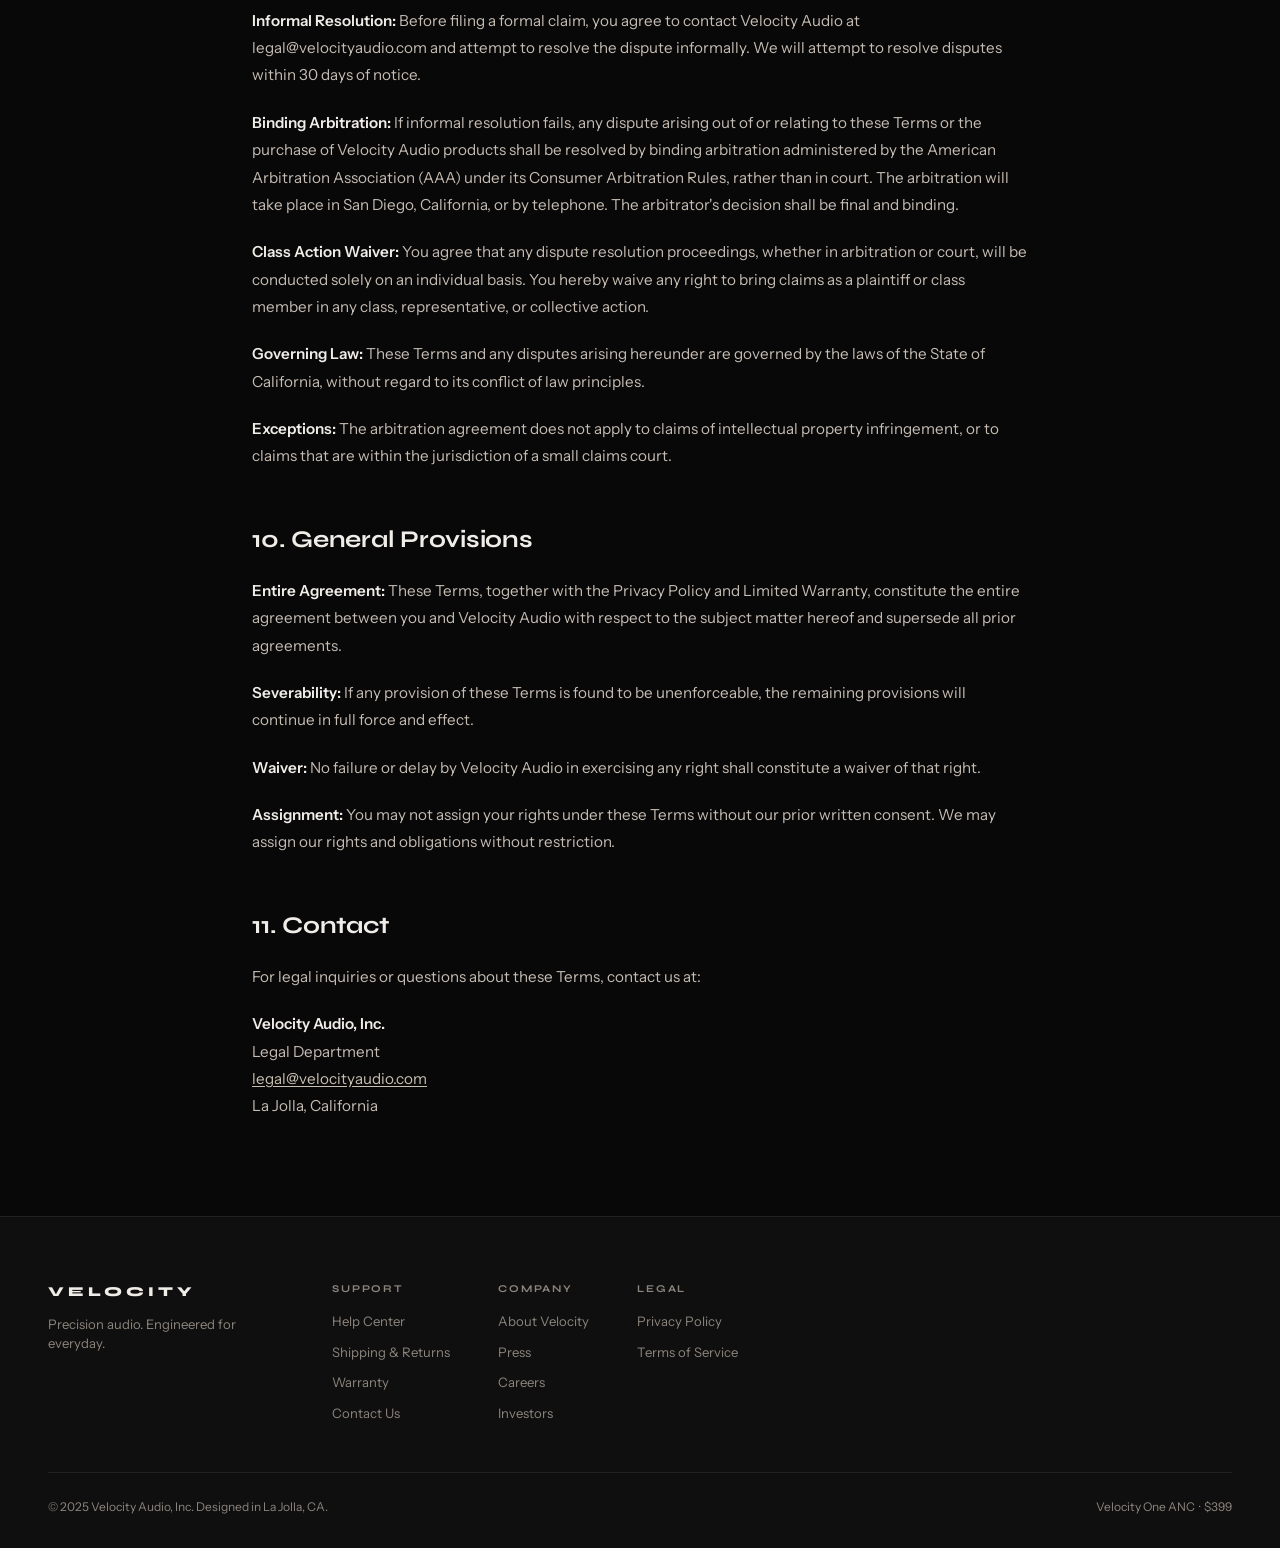
<file: legal/terms.html>
<!DOCTYPE html>
<html lang="en">
<head>
  <meta charset="UTF-8" />
  <meta name="viewport" content="width=device-width, initial-scale=1.0" />
  <title>Terms of Service — Velocity Audio</title>
  <meta name="description" content="Velocity Audio Terms of Service. Last updated March 2025." />
  <link rel="preconnect" href="https://fonts.googleapis.com" />
  <link rel="preconnect" href="https://fonts.gstatic.com" crossorigin />
  <link href="https://fonts.googleapis.com/css2?family=Syne:wght@400;500;600;700;800&family=Instrument+Sans:ital,wght@0,400;0,500;0,600;1,400&display=swap" rel="stylesheet" />
  <link rel="stylesheet" href="../css/pages.css" />
</head>
<body>

  <a href="../index.html#main-content" class="skip-link">Skip to content</a>

  <header class="page-header" role="banner">
    <div class="page-header-inner">
      <a href="../index.html" class="page-wordmark" aria-label="Velocity home">VELOCITY</a>
      <nav class="page-header-nav" aria-label="Navigation">
        <a href="../index.html" class="page-nav-link back">← Back</a>
        <a href="../order.html" class="page-header-cta">Order Now</a>
      </nav>
    </div>
  </header>

  <main id="main-content">
    <div class="page-content">

      <div class="page-hero">
        <span class="page-label">Legal</span>
        <h1 class="page-title">Terms of Service</h1>
        <p class="page-subtitle">Last updated: March 1, 2025. Please read these terms carefully before placing an order or using our website.</p>
      </div>

      <div class="prose">

        <h2>1. Acceptance of Terms</h2>
        <p>By accessing the Velocity Audio website (velocityaudio.com) or placing an order, you agree to be bound by these Terms of Service ("Terms") and our Privacy Policy, which is incorporated herein by reference. If you do not agree to these Terms, you may not use our website or purchase our products.</p>
        <p>These Terms apply to all visitors, customers, and others who access or use the website. Velocity Audio, Inc. ("Velocity," "we," "us," or "our") reserves the right to modify these Terms at any time. Material changes will be communicated via email or prominent notice on the website. Continued use after such notice constitutes acceptance.</p>

        <h2>2. Products and Pricing</h2>
        <p>All products are described as accurately as possible. We reserve the right to correct errors in product descriptions, pricing, or specifications at any time, including after an order has been placed. If a pricing error is discovered on an order that has already shipped, we will contact you to discuss the appropriate resolution.</p>
        <p>All prices are listed in United States Dollars (USD). Prices are subject to change without notice. Sales tax is applied based on the applicable tax rate of the shipping address and California law. International orders may be subject to customs duties and import taxes, for which the customer is solely responsible.</p>
        <p>Product availability is not guaranteed. If an item becomes unavailable after your order is placed, we will notify you promptly and issue a full refund.</p>

        <h2>3. Orders</h2>
        <p>Placing an order constitutes an offer to purchase a product subject to these Terms. Your order is not confirmed until you receive an order confirmation email from Velocity Audio. We reserve the right to refuse or cancel any order at our discretion, including orders that appear fraudulent, orders placed with incorrect contact or payment information, or orders that exceed reasonable consumer quantities.</p>
        <p>You must be at least 18 years of age to place an order and must have the authority to use the payment method provided. By placing an order, you represent that all information submitted is accurate and that you are authorized to complete the transaction.</p>

        <h2>4. Shipping</h2>
        <p>We ship orders from San Diego, California. In-stock orders placed before 2:00 PM PT on business days are processed the same day. Delivery timelines are estimates only and are not guaranteed. Velocity Audio is not responsible for delays caused by carriers, weather events, customs processing, or other circumstances outside our control.</p>
        <p>Title and risk of loss transfer to the customer upon delivery to the carrier. If a package is lost in transit, contact our support team within 14 days of the expected delivery date; we will work with the carrier to resolve the issue and, where appropriate, reship or refund your order.</p>

        <h2>5. Returns and Refunds</h2>
        <p>We accept returns within 30 days of delivery. Items must be returned in original condition with all original accessories and packaging. To initiate a return, contact support@velocityaudio.com with your order number. Full details are available in our Shipping &amp; Returns policy, which is incorporated into these Terms.</p>
        <p>Refunds are issued to the original payment method within 5–7 business days of our receipt and inspection of the returned item. We reserve the right to deduct the value of any missing accessories or to decline a return that does not meet the stated conditions.</p>

        <h2>6. Warranty Disclaimer</h2>
        <p>The Velocity One ANC is covered by the Velocity Limited Warranty, the full terms of which are available at our Warranty page and are incorporated into these Terms. The Limited Warranty is the sole and exclusive warranty provided by Velocity Audio.</p>
        <p>TO THE FULLEST EXTENT PERMITTED BY APPLICABLE LAW, VELOCITY AUDIO DISCLAIMS ALL IMPLIED WARRANTIES, INCLUDING BUT NOT LIMITED TO IMPLIED WARRANTIES OF MERCHANTABILITY, FITNESS FOR A PARTICULAR PURPOSE, AND NON-INFRINGEMENT, EXCEPT AS EXPRESSLY SET FORTH IN THE LIMITED WARRANTY.</p>
        <p>SOME JURISDICTIONS DO NOT ALLOW THE EXCLUSION OF IMPLIED WARRANTIES; IN SUCH JURISDICTIONS, THE ABOVE EXCLUSIONS SHALL APPLY TO THE MAXIMUM EXTENT PERMITTED BY LAW.</p>

        <h2>7. Limitation of Liability</h2>
        <p>TO THE MAXIMUM EXTENT PERMITTED BY APPLICABLE LAW, VELOCITY AUDIO, INC. AND ITS OFFICERS, DIRECTORS, EMPLOYEES, AND AGENTS SHALL NOT BE LIABLE FOR ANY INDIRECT, INCIDENTAL, SPECIAL, CONSEQUENTIAL, OR PUNITIVE DAMAGES, OR ANY LOSS OF PROFITS OR REVENUES, WHETHER INCURRED DIRECTLY OR INDIRECTLY, OR ANY LOSS OF DATA, USE, GOODWILL, OR OTHER INTANGIBLE LOSSES, ARISING OUT OF OR RELATED TO YOUR USE OF OR INABILITY TO USE THE WEBSITE OR PRODUCTS.</p>
        <p>IN NO EVENT SHALL VELOCITY AUDIO'S AGGREGATE LIABILITY FOR ALL CLAIMS ARISING OUT OF OR RELATED TO THESE TERMS OR THE PRODUCTS EXCEED THE GREATER OF (A) THE AMOUNT YOU PAID FOR THE PRODUCT GIVING RISE TO THE CLAIM, OR (B) ONE HUNDRED DOLLARS ($100).</p>
        <p>SOME JURISDICTIONS DO NOT ALLOW CERTAIN LIMITATIONS OF LIABILITY; IN SUCH JURISDICTIONS, THE ABOVE LIMITATIONS SHALL APPLY TO THE MAXIMUM EXTENT PERMITTED BY LAW.</p>

        <h2>8. Intellectual Property</h2>
        <p>All content on the Velocity Audio website — including text, images, graphics, logos, product designs, audio samples, and software — is the exclusive property of Velocity Audio, Inc. or its licensors and is protected by United States and international intellectual property laws. You may not reproduce, distribute, modify, create derivative works from, publicly display, or exploit any content from this website without prior written permission from Velocity Audio.</p>

        <h2>9. Dispute Resolution</h2>
        <p><strong>Informal Resolution:</strong> Before filing a formal claim, you agree to contact Velocity Audio at legal@velocityaudio.com and attempt to resolve the dispute informally. We will attempt to resolve disputes within 30 days of notice.</p>
        <p><strong>Binding Arbitration:</strong> If informal resolution fails, any dispute arising out of or relating to these Terms or the purchase of Velocity Audio products shall be resolved by binding arbitration administered by the American Arbitration Association (AAA) under its Consumer Arbitration Rules, rather than in court. The arbitration will take place in San Diego, California, or by telephone. The arbitrator's decision shall be final and binding.</p>
        <p><strong>Class Action Waiver:</strong> You agree that any dispute resolution proceedings, whether in arbitration or court, will be conducted solely on an individual basis. You hereby waive any right to bring claims as a plaintiff or class member in any class, representative, or collective action.</p>
        <p><strong>Governing Law:</strong> These Terms and any disputes arising hereunder are governed by the laws of the State of California, without regard to its conflict of law principles.</p>
        <p><strong>Exceptions:</strong> The arbitration agreement does not apply to claims of intellectual property infringement, or to claims that are within the jurisdiction of a small claims court.</p>

        <h2>10. General Provisions</h2>
        <p><strong>Entire Agreement:</strong> These Terms, together with the Privacy Policy and Limited Warranty, constitute the entire agreement between you and Velocity Audio with respect to the subject matter hereof and supersede all prior agreements.</p>
        <p><strong>Severability:</strong> If any provision of these Terms is found to be unenforceable, the remaining provisions will continue in full force and effect.</p>
        <p><strong>Waiver:</strong> No failure or delay by Velocity Audio in exercising any right shall constitute a waiver of that right.</p>
        <p><strong>Assignment:</strong> You may not assign your rights under these Terms without our prior written consent. We may assign our rights and obligations without restriction.</p>

        <h2>11. Contact</h2>
        <p>For legal inquiries or questions about these Terms, contact us at:</p>
        <p><strong>Velocity Audio, Inc.</strong><br>Legal Department<br><a href="mailto:legal@velocityaudio.com">legal@velocityaudio.com</a><br>La Jolla, California</p>

      </div>

    </div>
  </main>

  <footer class="page-footer" role="contentinfo">
    <div class="page-footer-inner">
      <div class="footer-brand">
        <span class="footer-wordmark">VELOCITY</span>
        <p class="footer-tagline">Precision audio. Engineered for everyday.</p>
      </div>
      <nav class="footer-nav" aria-label="Footer navigation">
        <div class="footer-col">
          <p class="footer-col-heading">Support</p>
          <a href="../support/help-center.html" class="footer-link">Help Center</a>
          <a href="../support/shipping-returns.html" class="footer-link">Shipping &amp; Returns</a>
          <a href="../support/warranty.html" class="footer-link">Warranty</a>
          <a href="../support/contact.html" class="footer-link">Contact Us</a>
        </div>
        <div class="footer-col">
          <p class="footer-col-heading">Company</p>
          <a href="../company/about.html" class="footer-link">About Velocity</a>
          <a href="../company/press.html" class="footer-link">Press</a>
          <a href="../company/careers.html" class="footer-link">Careers</a>
          <a href="../company/investors.html" class="footer-link">Investors</a>
        </div>
        <div class="footer-col">
          <p class="footer-col-heading">Legal</p>
          <a href="privacy.html" class="footer-link">Privacy Policy</a>
          <a href="terms.html" class="footer-link">Terms of Service</a>
        </div>
      </nav>
    </div>
    <div class="footer-bottom">
      <p>© 2025 Velocity Audio, Inc. Designed in La Jolla, CA.</p>
      <p>Velocity One ANC &nbsp;·&nbsp; $399</p>
    </div>
  </footer>

</body>
</html>
</file>
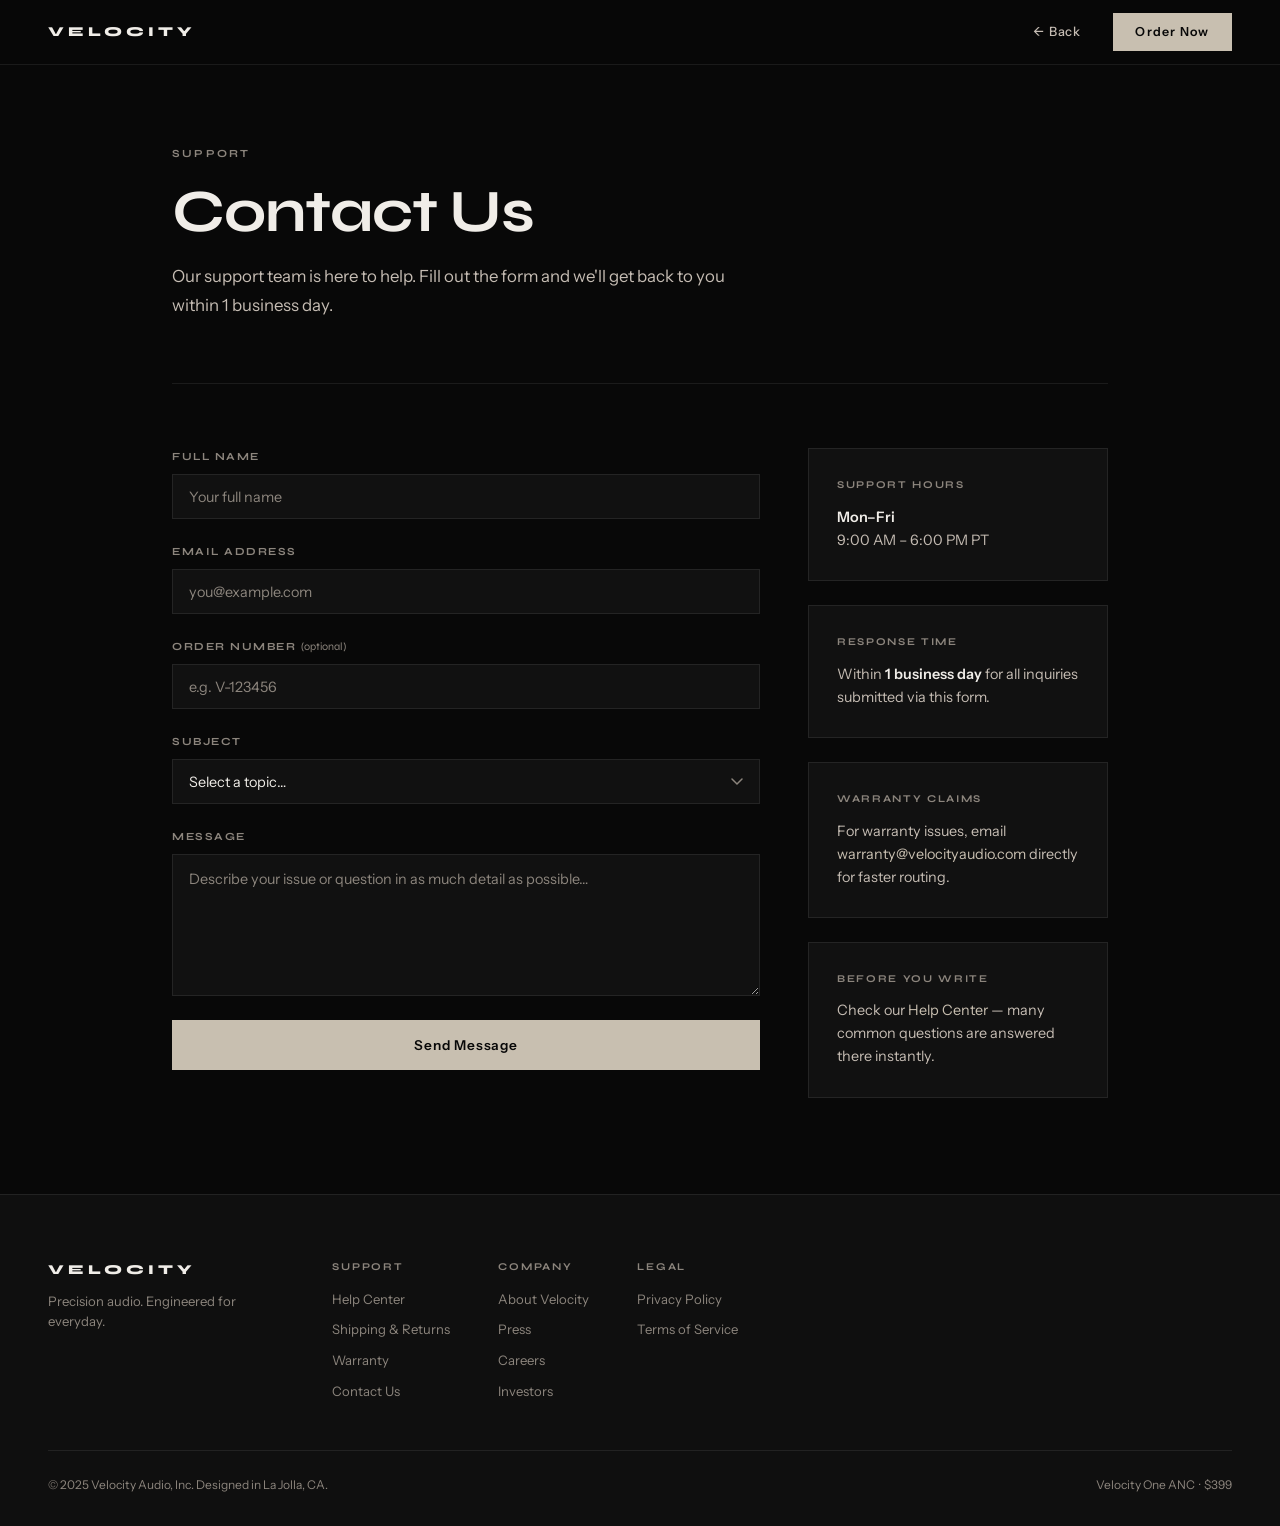
<file: support/contact.html>
<!DOCTYPE html>
<html lang="en">
<head>
  <meta charset="UTF-8" />
  <meta name="viewport" content="width=device-width, initial-scale=1.0" />
  <title>Contact Support — Velocity Audio</title>
  <meta name="description" content="Contact Velocity Audio support. Mon–Fri 9am–6pm PT. Response within 1 business day." />
  <link rel="preconnect" href="https://fonts.googleapis.com" />
  <link rel="preconnect" href="https://fonts.gstatic.com" crossorigin />
  <link href="https://fonts.googleapis.com/css2?family=Syne:wght@400;500;600;700;800&family=Instrument+Sans:ital,wght@0,400;0,500;0,600;1,400&display=swap" rel="stylesheet" />
  <link rel="stylesheet" href="../css/pages.css" />
  <style>
    .contact-layout {
      display: grid;
      grid-template-columns: 1fr 300px;
      gap: 3rem;
      align-items: start;
    }

    .contact-sidebar {
      display: flex;
      flex-direction: column;
      gap: 1.5rem;
    }

    .info-block {
      padding: 1.75rem;
      border: 1px solid var(--border);
      background: var(--bg-card);
    }

    .info-block-label {
      font-family: var(--font-display);
      font-size: 0.65rem;
      font-weight: 700;
      letter-spacing: 0.16em;
      color: var(--text-muted);
      text-transform: uppercase;
      margin-bottom: 0.75rem;
      display: block;
    }

    .info-block-value {
      font-family: var(--font-body);
      font-size: 0.9rem;
      color: var(--text-secondary);
      line-height: 1.6;
    }

    .info-block-value strong {
      color: var(--text-primary);
      font-weight: 600;
    }

    @media (max-width: 768px) {
      .contact-layout {
        grid-template-columns: 1fr;
      }
    }
  </style>
</head>
<body>

  <a href="../index.html#main-content" class="skip-link">Skip to content</a>

  <header class="page-header" role="banner">
    <div class="page-header-inner">
      <a href="../index.html" class="page-wordmark" aria-label="Velocity home">VELOCITY</a>
      <nav class="page-header-nav" aria-label="Navigation">
        <a href="../index.html" class="page-nav-link back">← Back</a>
        <a href="../order.html" class="page-header-cta">Order Now</a>
      </nav>
    </div>
  </header>

  <main id="main-content">
    <div class="page-content-wide" style="max-width: 1000px;">

      <div class="page-hero">
        <span class="page-label">Support</span>
        <h1 class="page-title">Contact Us</h1>
        <p class="page-subtitle">Our support team is here to help. Fill out the form and we'll get back to you within 1 business day.</p>
      </div>

      <div class="contact-layout">

        <!-- Form -->
        <div>
          <form id="contact-form" novalidate aria-label="Contact support form">
            <div class="form-field">
              <label class="form-label" for="name">Full Name</label>
              <input class="form-input" type="text" id="name" name="name" placeholder="Your full name" required autocomplete="name" />
            </div>

            <div class="form-field">
              <label class="form-label" for="email">Email Address</label>
              <input class="form-input" type="email" id="email" name="email" placeholder="you@example.com" required autocomplete="email" />
            </div>

            <div class="form-field">
              <label class="form-label" for="order">Order Number <span style="font-weight: 400; text-transform: none; letter-spacing: 0; color: var(--text-muted);">(optional)</span></label>
              <input class="form-input" type="text" id="order" name="order" placeholder="e.g. V-123456" autocomplete="off" />
            </div>

            <div class="form-field">
              <label class="form-label" for="subject">Subject</label>
              <select class="form-select" id="subject" name="subject" required>
                <option value="" disabled selected>Select a topic…</option>
                <option value="order-status">Order Status / Tracking</option>
                <option value="returns">Returns &amp; Refunds</option>
                <option value="warranty">Warranty Claim</option>
                <option value="technical">Technical Support</option>
                <option value="app">Companion App</option>
                <option value="feedback">Product Feedback</option>
                <option value="other">Other</option>
              </select>
            </div>

            <div class="form-field">
              <label class="form-label" for="message">Message</label>
              <textarea class="form-textarea" id="message" name="message" placeholder="Describe your issue or question in as much detail as possible…" required rows="5"></textarea>
            </div>

            <button type="submit" class="btn btn-primary" style="width: 100%; text-align: center; padding: 1rem;">Send Message</button>
          </form>

          <div class="inline-message success" id="success-message" role="status" aria-live="polite">
            <strong>Message received.</strong> Thank you for reaching out. Our support team will respond to your inquiry within 1 business day. Check your inbox — we'll reply to the email address you provided.
          </div>
        </div>

        <!-- Sidebar -->
        <div class="contact-sidebar">
          <div class="info-block">
            <span class="info-block-label">Support Hours</span>
            <p class="info-block-value"><strong>Mon–Fri</strong><br>9:00 AM – 6:00 PM PT</p>
          </div>

          <div class="info-block">
            <span class="info-block-label">Response Time</span>
            <p class="info-block-value">Within <strong>1 business day</strong> for all inquiries submitted via this form.</p>
          </div>

          <div class="info-block">
            <span class="info-block-label">Warranty Claims</span>
            <p class="info-block-value">For warranty issues, email <a href="mailto:warranty@velocityaudio.com" style="color: var(--accent);">warranty@velocityaudio.com</a> directly for faster routing.</p>
          </div>

          <div class="info-block">
            <span class="info-block-label">Before You Write</span>
            <p class="info-block-value">Check our <a href="help-center.html" style="color: var(--accent);">Help Center</a> — many common questions are answered there instantly.</p>
          </div>
        </div>

      </div>
    </div>
  </main>

  <footer class="page-footer" role="contentinfo">
    <div class="page-footer-inner">
      <div class="footer-brand">
        <span class="footer-wordmark">VELOCITY</span>
        <p class="footer-tagline">Precision audio. Engineered for everyday.</p>
      </div>
      <nav class="footer-nav" aria-label="Footer navigation">
        <div class="footer-col">
          <p class="footer-col-heading">Support</p>
          <a href="help-center.html" class="footer-link">Help Center</a>
          <a href="shipping-returns.html" class="footer-link">Shipping &amp; Returns</a>
          <a href="warranty.html" class="footer-link">Warranty</a>
          <a href="contact.html" class="footer-link">Contact Us</a>
        </div>
        <div class="footer-col">
          <p class="footer-col-heading">Company</p>
          <a href="../company/about.html" class="footer-link">About Velocity</a>
          <a href="../company/press.html" class="footer-link">Press</a>
          <a href="../company/careers.html" class="footer-link">Careers</a>
          <a href="../company/investors.html" class="footer-link">Investors</a>
        </div>
        <div class="footer-col">
          <p class="footer-col-heading">Legal</p>
          <a href="../legal/privacy.html" class="footer-link">Privacy Policy</a>
          <a href="../legal/terms.html" class="footer-link">Terms of Service</a>
        </div>
      </nav>
    </div>
    <div class="footer-bottom">
      <p>© 2025 Velocity Audio, Inc. Designed in La Jolla, CA.</p>
      <p>Velocity One ANC &nbsp;·&nbsp; $399</p>
    </div>
  </footer>

  <script>
    (function () {
      'use strict';
      const form = document.getElementById('contact-form');
      const success = document.getElementById('success-message');

      form.addEventListener('submit', function (e) {
        e.preventDefault();

        // Basic validation
        const name = document.getElementById('name').value.trim();
        const email = document.getElementById('email').value.trim();
        const subject = document.getElementById('subject').value;
        const message = document.getElementById('message').value.trim();

        if (!name || !email || !subject || !message) {
          return;
        }

        // Simulate submission
        const btn = form.querySelector('button[type="submit"]');
        btn.disabled = true;
        btn.textContent = 'Sending…';

        setTimeout(() => {
          form.style.display = 'none';
          success.classList.add('visible');
          success.scrollIntoView({ behavior: 'smooth', block: 'nearest' });
        }, 800);
      });
    })();
  </script>

</body>
</html>
</file>
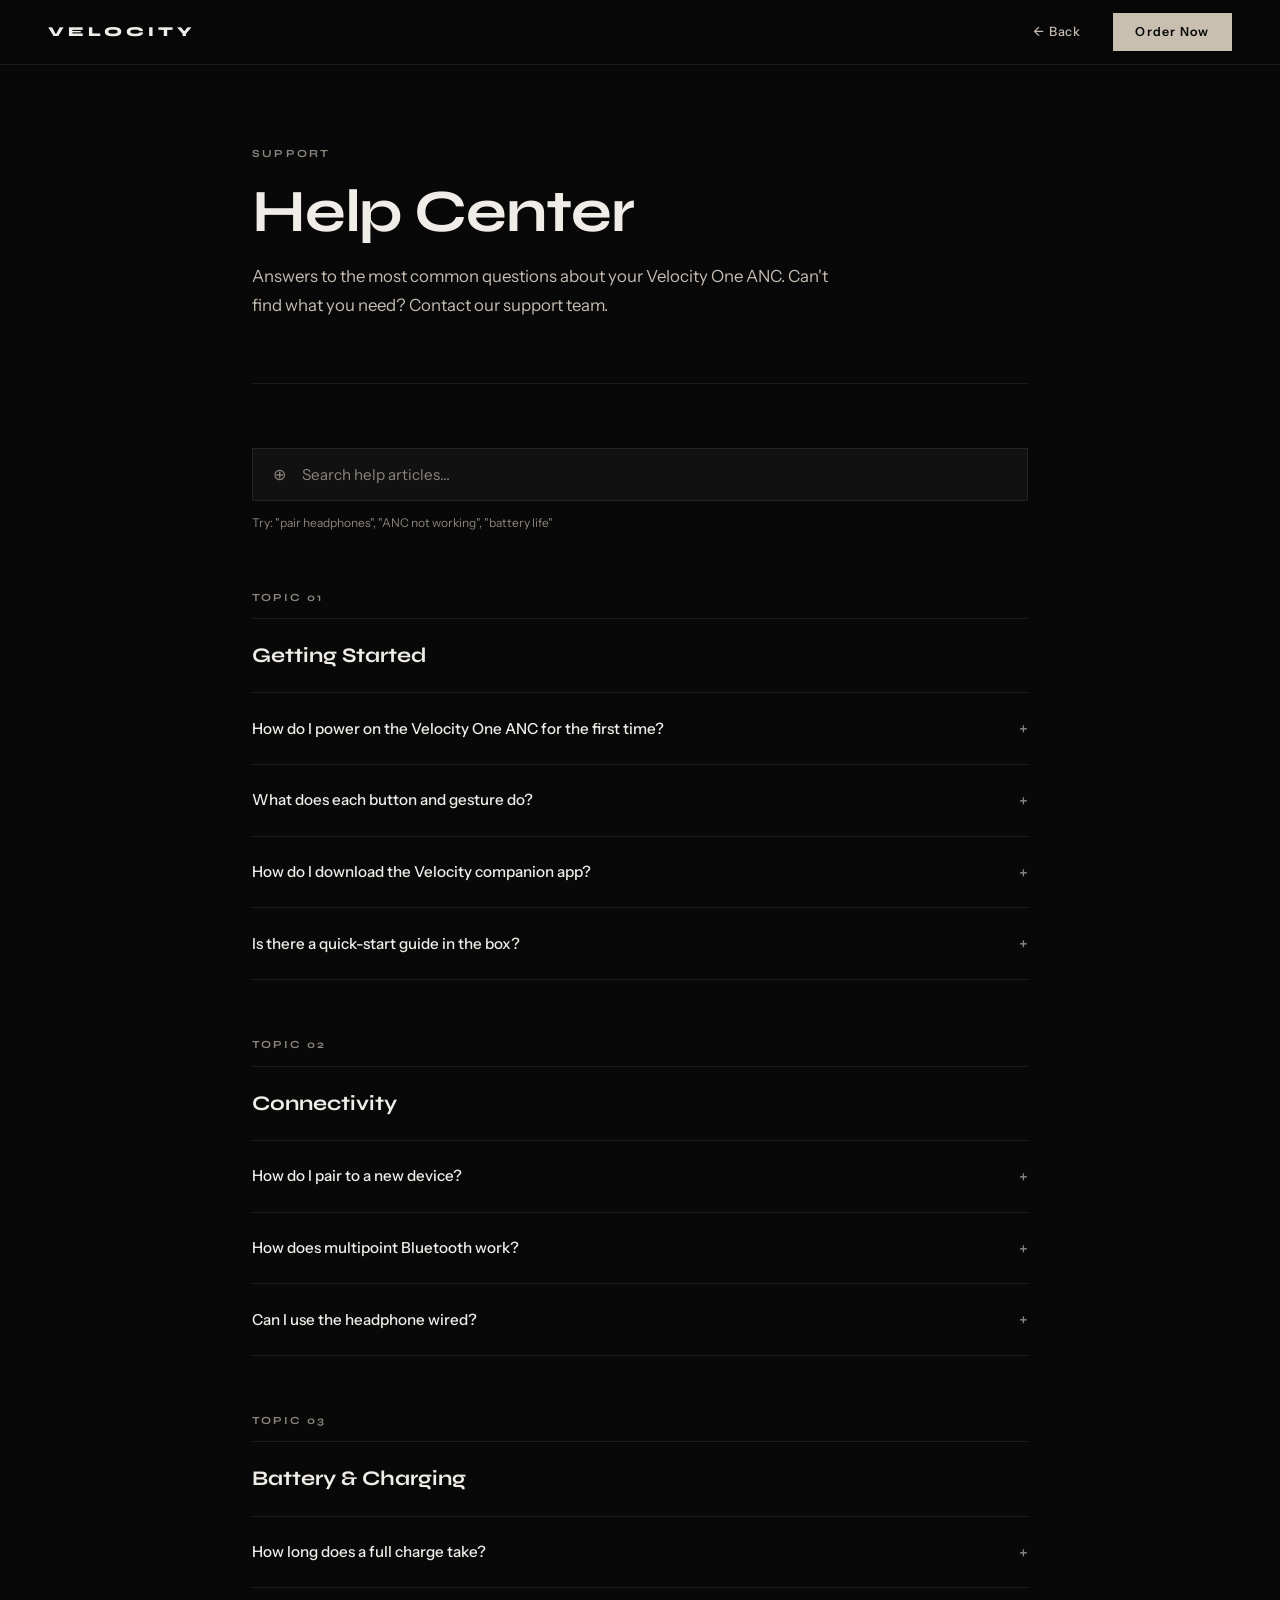
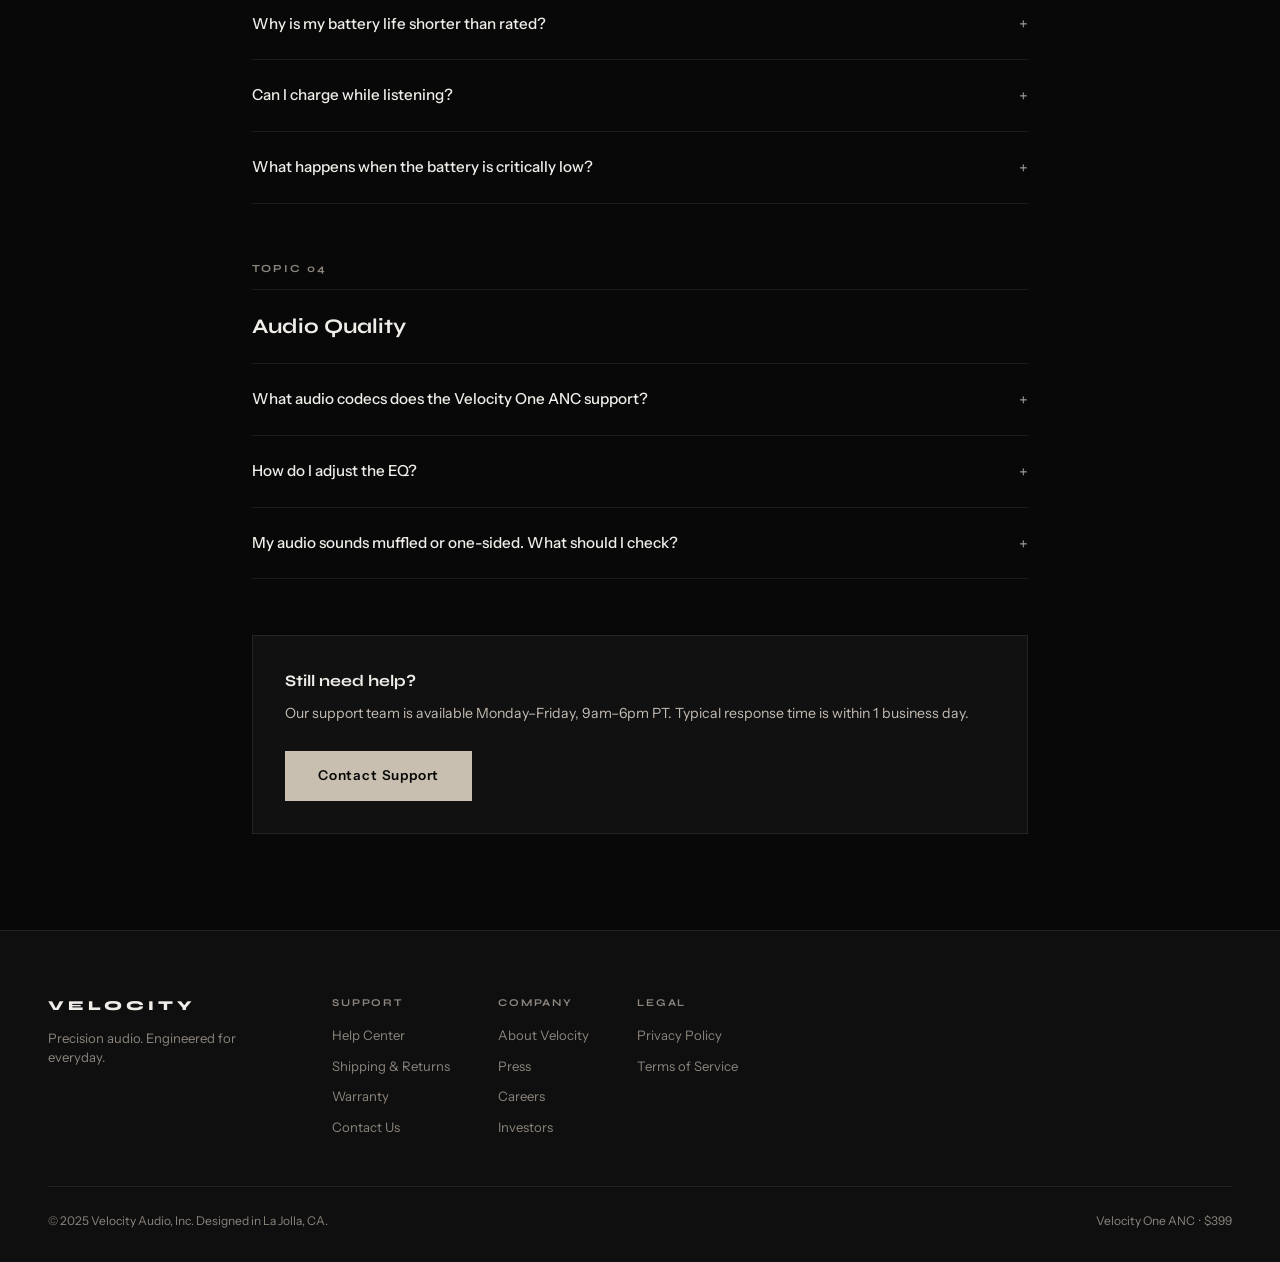
<file: support/help-center.html>
<!DOCTYPE html>
<html lang="en">
<head>
  <meta charset="UTF-8" />
  <meta name="viewport" content="width=device-width, initial-scale=1.0" />
  <title>Help Center — Velocity Audio</title>
  <meta name="description" content="Find answers to common questions about Velocity One ANC. Setup guides, connectivity, battery, and audio quality." />
  <link rel="preconnect" href="https://fonts.googleapis.com" />
  <link rel="preconnect" href="https://fonts.gstatic.com" crossorigin />
  <link href="https://fonts.googleapis.com/css2?family=Syne:wght@400;500;600;700;800&family=Instrument+Sans:ital,wght@0,400;0,500;0,600;1,400&display=swap" rel="stylesheet" />
  <link rel="stylesheet" href="../css/pages.css" />
  <style>
    .search-bar-wrap {
      margin-bottom: 3.5rem;
    }

    .search-bar {
      display: flex;
      align-items: center;
      gap: 1rem;
      border: 1px solid var(--border);
      background: var(--bg-card);
      padding: 0 1.25rem;
    }

    .search-icon {
      font-size: 1rem;
      color: var(--text-muted);
      flex-shrink: 0;
    }

    .search-input {
      flex: 1;
      background: none;
      border: none;
      outline: none;
      color: var(--text-primary);
      font-family: var(--font-body);
      font-size: 0.95rem;
      padding: 1rem 0;
    }

    .search-input::placeholder {
      color: var(--text-muted);
    }

    .search-hint {
      font-family: var(--font-body);
      font-size: 0.75rem;
      color: var(--text-muted);
      margin-top: 0.75rem;
    }

    .topic-section {
      margin-bottom: 3.5rem;
    }

    .topic-heading {
      font-family: var(--font-display);
      font-size: 0.68rem;
      font-weight: 700;
      letter-spacing: 0.18em;
      color: var(--text-muted);
      text-transform: uppercase;
      margin-bottom: 1.25rem;
      display: block;
      padding-bottom: 0.75rem;
      border-bottom: 1px solid var(--border);
    }

    .topic-title {
      font-family: var(--font-display);
      font-size: 1.3rem;
      font-weight: 700;
      color: var(--text-primary);
      margin-bottom: 1.25rem;
    }
  </style>
</head>
<body>

  <a href="../index.html#main-content" class="skip-link">Skip to content</a>

  <header class="page-header" role="banner">
    <div class="page-header-inner">
      <a href="../index.html" class="page-wordmark" aria-label="Velocity home">VELOCITY</a>
      <nav class="page-header-nav" aria-label="Navigation">
        <a href="../index.html" class="page-nav-link back">← Back</a>
        <a href="../order.html" class="page-header-cta">Order Now</a>
      </nav>
    </div>
  </header>

  <main id="main-content">
    <div class="page-content">

      <div class="page-hero">
        <span class="page-label">Support</span>
        <h1 class="page-title">Help Center</h1>
        <p class="page-subtitle">Answers to the most common questions about your Velocity One ANC. Can't find what you need? Contact our support team.</p>
      </div>

      <!-- Search -->
      <div class="search-bar-wrap">
        <div class="search-bar" role="search" aria-label="Search help articles">
          <span class="search-icon" aria-hidden="true">⊕</span>
          <input
            class="search-input"
            type="search"
            placeholder="Search help articles…"
            aria-label="Search help articles"
            autocomplete="off"
          />
        </div>
        <p class="search-hint">Try: "pair headphones", "ANC not working", "battery life"</p>
      </div>

      <!-- Topic 1: Getting Started -->
      <div class="topic-section">
        <span class="topic-heading">Topic 01</span>
        <h2 class="topic-title">Getting Started</h2>
        <div class="faq-list">
          <details class="faq-item">
            <summary class="faq-question">How do I power on the Velocity One ANC for the first time?</summary>
            <div class="faq-answer">
              <p>Press and hold the power button on the right earcup for 3 seconds. You'll hear a tone and the LED indicator will pulse blue, indicating the headphone is in pairing mode. On first power-on, the device automatically enters pairing mode — open Bluetooth settings on your phone or computer and select "Velocity One ANC" from the device list.</p>
            </div>
          </details>
          <details class="faq-item">
            <summary class="faq-question">What does each button and gesture do?</summary>
            <div class="faq-answer">
              <p><strong>Power / Pairing:</strong> Right earcup rear button. Hold 3s to power on/off; hold 6s to enter pairing mode.<br><br><strong>ANC / Transparency:</strong> Right earcup front button. Single press cycles: ANC → Transparency → Off.<br><br><strong>Playback:</strong> Right earcup touch surface. Tap to play/pause; swipe forward to skip; swipe back to previous.<br><br><strong>Volume:</strong> Right earcup. Swipe up to increase, swipe down to decrease.<br><br><strong>Calls:</strong> Single tap to answer/end; double tap to reject; hold for Siri/Google Assistant.</p>
            </div>
          </details>
          <details class="faq-item">
            <summary class="faq-question">How do I download the Velocity companion app?</summary>
            <div class="faq-answer">
              <p>Search "Velocity Audio" in the App Store (iOS 15+) or Google Play Store (Android 10+). The app is free. Once installed, open the app with your headphone powered on and nearby — it will detect the headphone automatically and walk you through setup. From the app you can adjust ANC depth, transparency level, EQ presets, rename paired devices, configure wear detection, and manage firmware updates.</p>
            </div>
          </details>
          <details class="faq-item">
            <summary class="faq-question">Is there a quick-start guide in the box?</summary>
            <div class="faq-answer">
              <p>Yes. A printed quick-start card is included. The full user manual is available in the companion app under Settings → Documentation, and as a downloadable PDF at velocityaudio.com/support. The manual covers advanced features including multipoint pairing, custom EQ setup, and firmware update procedures.</p>
            </div>
          </details>
        </div>
      </div>

      <!-- Topic 2: Connectivity -->
      <div class="topic-section">
        <span class="topic-heading">Topic 02</span>
        <h2 class="topic-title">Connectivity</h2>
        <div class="faq-list">
          <details class="faq-item">
            <summary class="faq-question">How do I pair to a new device?</summary>
            <div class="faq-answer">
              <p>With the headphone powered on, hold the power button for 6 seconds until you hear two ascending tones and the LED flashes blue rapidly — this indicates pairing mode. Open Bluetooth settings on your device and select "Velocity One ANC." If the headphone was previously paired to another device, it will attempt to reconnect to the last known device first; hold for 6s to override this.</p>
            </div>
          </details>
          <details class="faq-item">
            <summary class="faq-question">How does multipoint Bluetooth work?</summary>
            <div class="faq-answer">
              <p>The Velocity One ANC supports simultaneous connections to up to 4 Bluetooth devices. Once paired to multiple devices, the headphone maintains active connections with all of them. When audio starts on a secondary device, it automatically switches or mixes depending on your multipoint mode setting in the app. You can name each connection and set priority order in the companion app under Connections.</p>
            </div>
          </details>
          <details class="faq-item">
            <summary class="faq-question">Can I use the headphone wired?</summary>
            <div class="faq-answer">
              <p>Yes. The included 1.2m braided 3.5mm cable connects to the 3.5mm jack on the left earcup. Wired mode bypasses Bluetooth entirely, providing under 2ms latency. The headphone can be used wired even when the battery is fully depleted. In wired mode, the onboard AXIS-3 processor remains active for ANC and transparency if the battery has charge; otherwise passive listening is available.</p>
            </div>
          </details>
        </div>
      </div>

      <!-- Topic 3: Battery & Charging -->
      <div class="topic-section">
        <span class="topic-heading">Topic 03</span>
        <h2 class="topic-title">Battery &amp; Charging</h2>
        <div class="faq-list">
          <details class="faq-item">
            <summary class="faq-question">How long does a full charge take?</summary>
            <div class="faq-answer">
              <p>A full charge from empty takes approximately 90 minutes using USB-C. The headphone supports fast charge: just 8 minutes of charging provides approximately 4 hours of playback. Charging is indicated by the LED on the right earcup: pulsing amber while charging, solid white when full. You can also view the battery percentage in the companion app or ask your phone's Bluetooth battery indicator.</p>
            </div>
          </details>
          <details class="faq-item">
            <summary class="faq-question">Why is my battery life shorter than rated?</summary>
            <div class="faq-answer">
              <p>Rated battery life is measured at 75% volume, room temperature, with ANC at its default setting. Real-world usage can vary based on volume level, ANC depth, transparency mode, active multipoint connections, and ambient temperature. If you're regularly seeing dramatically lower battery life (under 20 hours with ANC off), contact support — battery degradation within the warranty period is covered.</p>
            </div>
          </details>
          <details class="faq-item">
            <summary class="faq-question">Can I charge while listening?</summary>
            <div class="faq-answer">
              <p>Yes. Connect USB-C while listening over Bluetooth or wired — the headphone will charge and operate simultaneously. Note that heat generated during simultaneous charging and high-volume use may slightly reduce long-term battery capacity over time; for best longevity, charge when the battery is below 20% rather than keeping it continuously plugged in.</p>
            </div>
          </details>
          <details class="faq-item">
            <summary class="faq-question">What happens when the battery is critically low?</summary>
            <div class="faq-answer">
              <p>At 10% battery, the headphone will announce the battery level via voice prompt every 15 minutes. At 3%, ANC and transparency mode are automatically disabled to extend remaining playback time. At battery exhaustion, the headphone powers off. You can still use it wired in passive mode with a depleted battery.</p>
            </div>
          </details>
        </div>
      </div>

      <!-- Topic 4: Audio Quality -->
      <div class="topic-section">
        <span class="topic-heading">Topic 04</span>
        <h2 class="topic-title">Audio Quality</h2>
        <div class="faq-list">
          <details class="faq-item">
            <summary class="faq-question">What audio codecs does the Velocity One ANC support?</summary>
            <div class="faq-answer">
              <p>The Velocity One ANC supports SBC (universal), AAC (recommended for Apple devices), and LDAC (high-resolution, up to 990kbps). LDAC is the preferred codec for Android devices when high-quality wireless audio is the priority. AAC provides the best compatibility and latency balance for iOS. Codec priority is managed automatically, but you can force a codec in the companion app under Audio → Codec Preference.</p>
            </div>
          </details>
          <details class="faq-item">
            <summary class="faq-question">How do I adjust the EQ?</summary>
            <div class="faq-answer">
              <p>Open the Velocity companion app and navigate to Sound → EQ. You can choose from five curated presets (Flat, Studio, Acoustic, Bass, Vocal) or create a fully custom 10-band EQ profile. Custom profiles are stored on-device and apply even when the app is closed. The headphone ships with a flat frequency response — presets are applied on top of this foundation.</p>
            </div>
          </details>
          <details class="faq-item">
            <summary class="faq-question">My audio sounds muffled or one-sided. What should I check?</summary>
            <div class="faq-answer">
              <p>First, confirm the 3.5mm cable (if wired) is fully seated in both the headphone and source device. For Bluetooth: forget the device from Bluetooth settings, power-cycle the headphone, and re-pair. Check for EQ settings that may cause imbalance in the app. If one driver is silent, try a factory reset (hold power + ANC button simultaneously for 10 seconds). If the issue persists, contact support — driver failure is covered under warranty.</p>
            </div>
          </details>
        </div>
      </div>

      <div class="page-section">
        <div class="card">
          <p class="card-title">Still need help?</p>
          <p class="card-body">Our support team is available Monday–Friday, 9am–6pm PT. Typical response time is within 1 business day.</p>
          <br>
          <a href="contact.html" class="btn btn-primary">Contact Support</a>
        </div>
      </div>

    </div>
  </main>

  <footer class="page-footer" role="contentinfo">
    <div class="page-footer-inner">
      <div class="footer-brand">
        <span class="footer-wordmark">VELOCITY</span>
        <p class="footer-tagline">Precision audio. Engineered for everyday.</p>
      </div>
      <nav class="footer-nav" aria-label="Footer navigation">
        <div class="footer-col">
          <p class="footer-col-heading">Support</p>
          <a href="help-center.html" class="footer-link">Help Center</a>
          <a href="shipping-returns.html" class="footer-link">Shipping &amp; Returns</a>
          <a href="warranty.html" class="footer-link">Warranty</a>
          <a href="contact.html" class="footer-link">Contact Us</a>
        </div>
        <div class="footer-col">
          <p class="footer-col-heading">Company</p>
          <a href="../company/about.html" class="footer-link">About Velocity</a>
          <a href="../company/press.html" class="footer-link">Press</a>
          <a href="../company/careers.html" class="footer-link">Careers</a>
          <a href="../company/investors.html" class="footer-link">Investors</a>
        </div>
        <div class="footer-col">
          <p class="footer-col-heading">Legal</p>
          <a href="../legal/privacy.html" class="footer-link">Privacy Policy</a>
          <a href="../legal/terms.html" class="footer-link">Terms of Service</a>
        </div>
      </nav>
    </div>
    <div class="footer-bottom">
      <p>© 2025 Velocity Audio, Inc. Designed in La Jolla, CA.</p>
      <p>Velocity One ANC &nbsp;·&nbsp; $399</p>
    </div>
  </footer>

  <script>
    // FAQ accordion: close siblings when one opens
    (function () {
      const lists = document.querySelectorAll('.faq-list');
      lists.forEach(list => {
        const items = list.querySelectorAll('details.faq-item');
        items.forEach(item => {
          item.addEventListener('toggle', () => {
            if (item.open) {
              items.forEach(s => { if (s !== item && s.open) s.open = false; });
            }
          });
        });
      });
    })();
  </script>

</body>
</html>
</file>
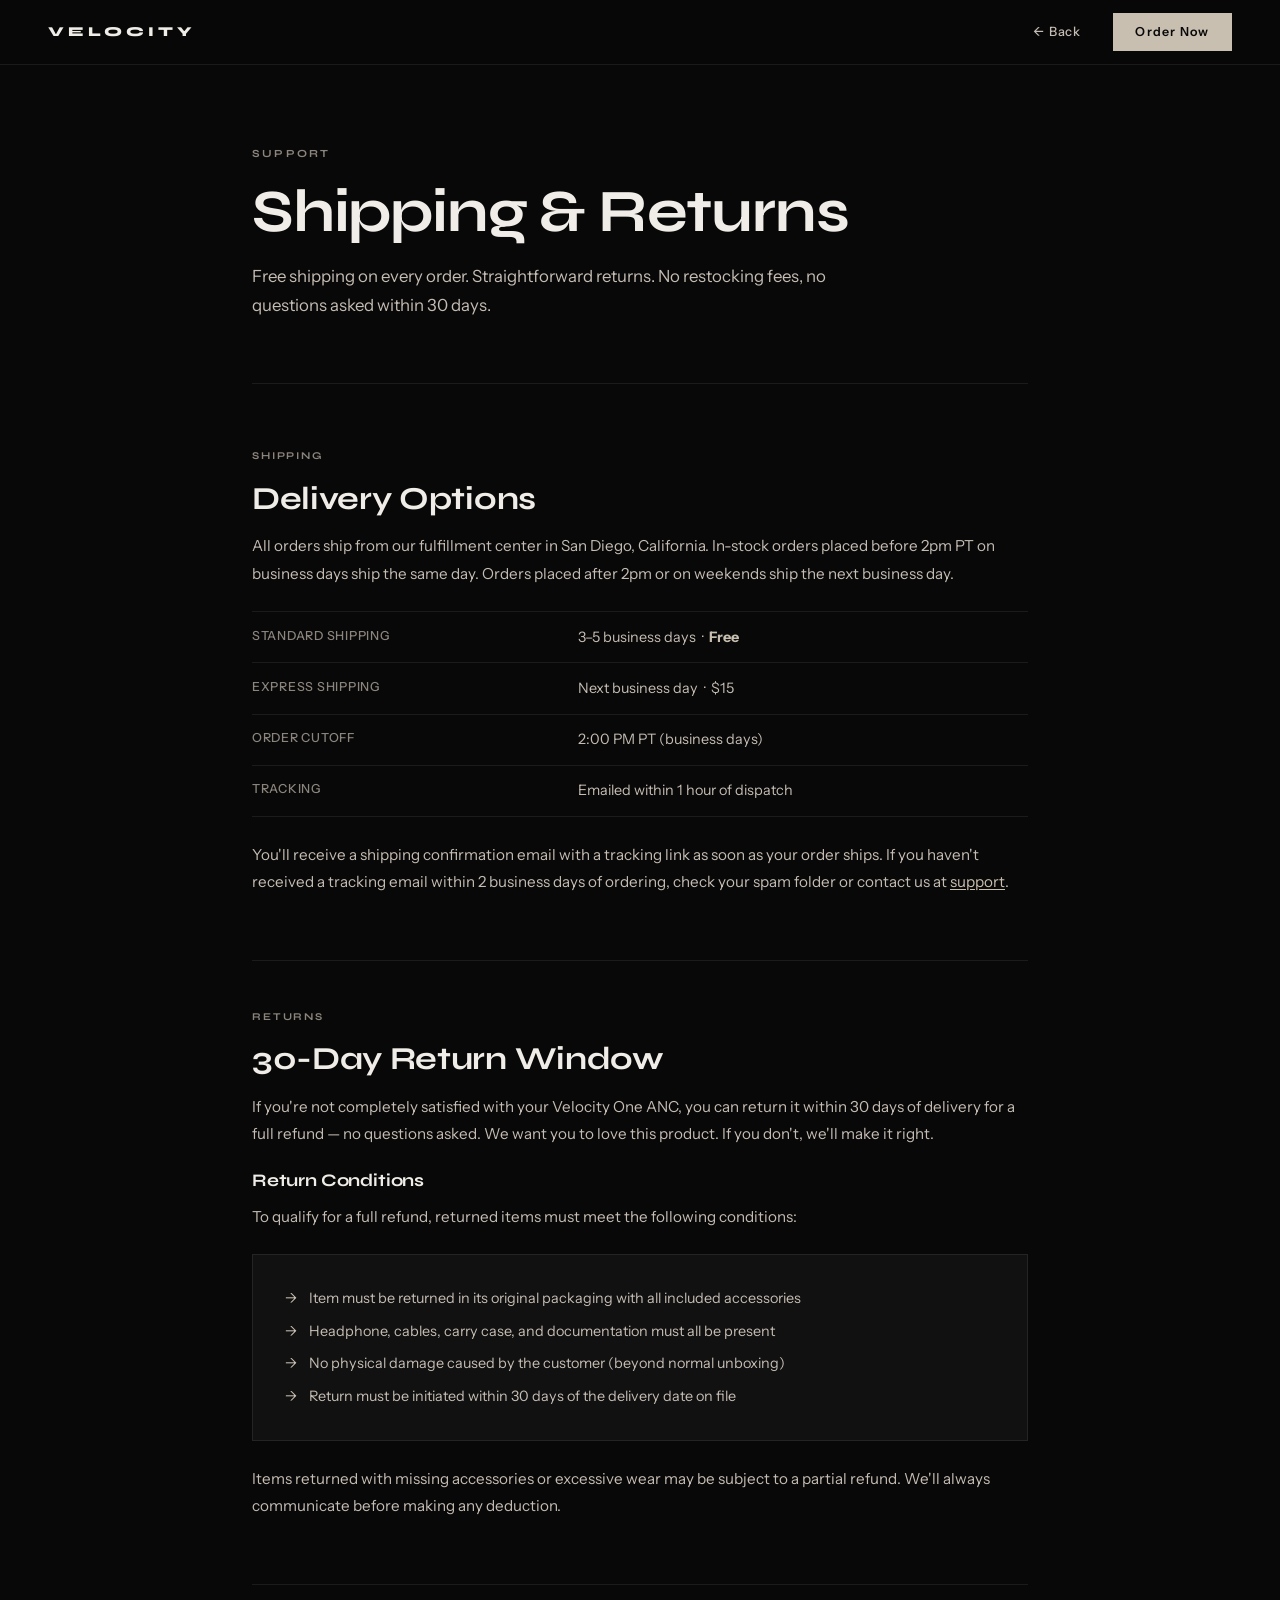
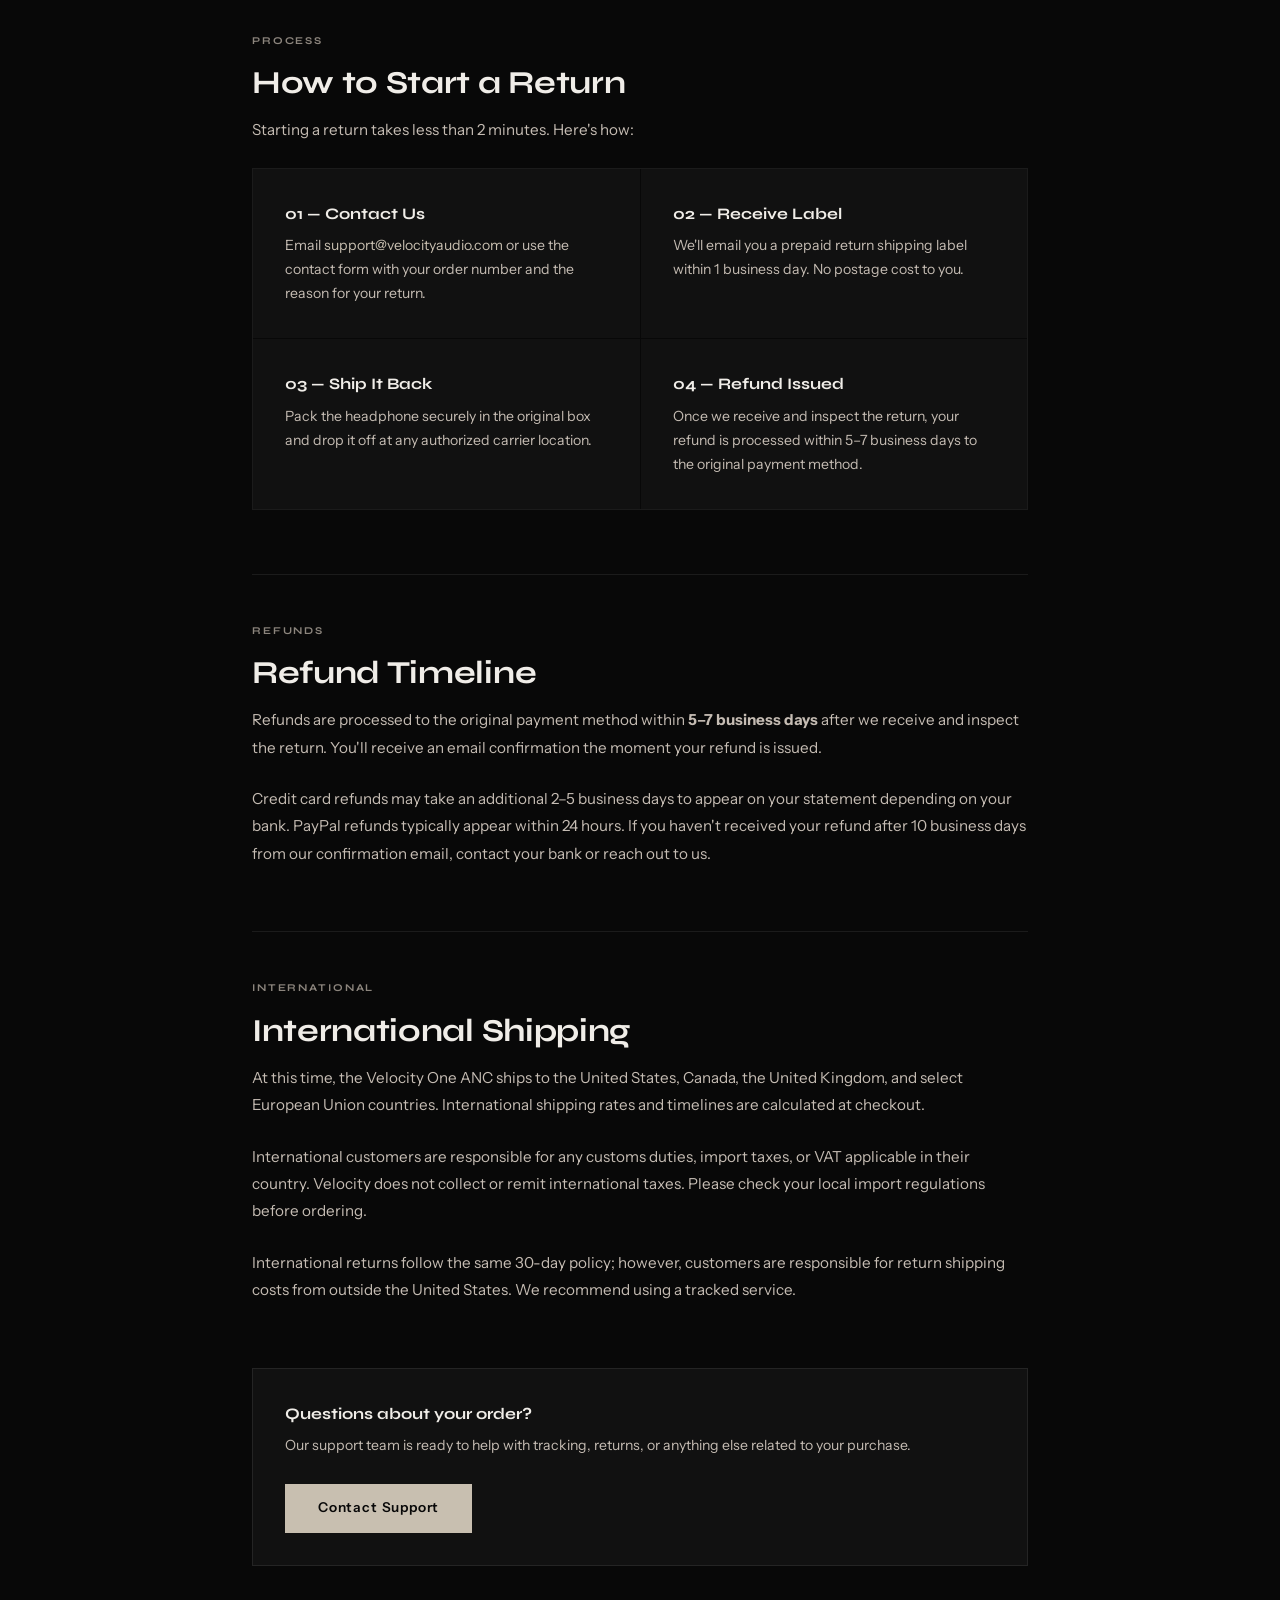
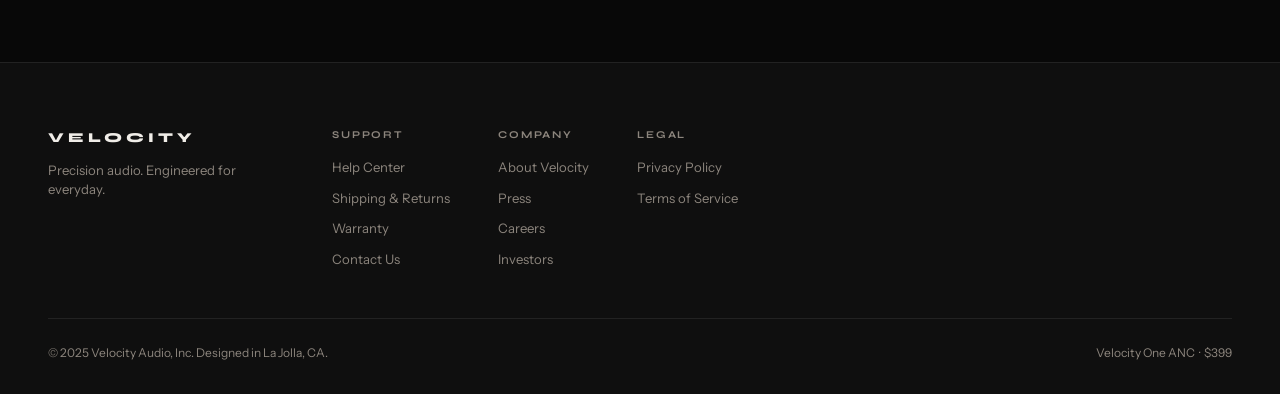
<file: support/shipping-returns.html>
<!DOCTYPE html>
<html lang="en">
<head>
  <meta charset="UTF-8" />
  <meta name="viewport" content="width=device-width, initial-scale=1.0" />
  <title>Shipping &amp; Returns — Velocity Audio</title>
  <meta name="description" content="Free shipping on all Velocity orders. 30-day returns. Learn about shipping timelines, return conditions, and refund process." />
  <link rel="preconnect" href="https://fonts.googleapis.com" />
  <link rel="preconnect" href="https://fonts.gstatic.com" crossorigin />
  <link href="https://fonts.googleapis.com/css2?family=Syne:wght@400;500;600;700;800&family=Instrument+Sans:ital,wght@0,400;0,500;0,600;1,400&display=swap" rel="stylesheet" />
  <link rel="stylesheet" href="../css/pages.css" />
</head>
<body>

  <a href="../index.html#main-content" class="skip-link">Skip to content</a>

  <header class="page-header" role="banner">
    <div class="page-header-inner">
      <a href="../index.html" class="page-wordmark" aria-label="Velocity home">VELOCITY</a>
      <nav class="page-header-nav" aria-label="Navigation">
        <a href="../index.html" class="page-nav-link back">← Back</a>
        <a href="../order.html" class="page-header-cta">Order Now</a>
      </nav>
    </div>
  </header>

  <main id="main-content">
    <div class="page-content">

      <div class="page-hero">
        <span class="page-label">Support</span>
        <h1 class="page-title">Shipping &amp; Returns</h1>
        <p class="page-subtitle">Free shipping on every order. Straightforward returns. No restocking fees, no questions asked within 30 days.</p>
      </div>

      <!-- Shipping -->
      <div class="page-section">
        <span class="section-eyebrow">Shipping</span>
        <h2 class="section-title">Delivery Options</h2>
        <p class="section-body">All orders ship from our fulfillment center in San Diego, California. In-stock orders placed before 2pm PT on business days ship the same day. Orders placed after 2pm or on weekends ship the next business day.</p>

        <table class="kv-table" style="margin-bottom: 1.5rem;">
          <tbody>
            <tr>
              <td>Standard Shipping</td>
              <td>3–5 business days &nbsp;·&nbsp; <strong style="color: var(--accent)">Free</strong></td>
            </tr>
            <tr>
              <td>Express Shipping</td>
              <td>Next business day &nbsp;·&nbsp; $15</td>
            </tr>
            <tr>
              <td>Order cutoff</td>
              <td>2:00 PM PT (business days)</td>
            </tr>
            <tr>
              <td>Tracking</td>
              <td>Emailed within 1 hour of dispatch</td>
            </tr>
          </tbody>
        </table>

        <p class="section-body">You'll receive a shipping confirmation email with a tracking link as soon as your order ships. If you haven't received a tracking email within 2 business days of ordering, check your spam folder or contact us at <a href="contact.html" style="color: var(--accent); text-decoration: underline; text-underline-offset: 2px;">support</a>.</p>
      </div>

      <hr class="divider" />

      <!-- Returns -->
      <div class="page-section">
        <span class="section-eyebrow">Returns</span>
        <h2 class="section-title">30-Day Return Window</h2>
        <p class="section-body">If you're not completely satisfied with your Velocity One ANC, you can return it within 30 days of delivery for a full refund — no questions asked. We want you to love this product. If you don't, we'll make it right.</p>

        <h3 class="section-title" style="font-size: 1.1rem; margin-top: 1.5rem; margin-bottom: 0.75rem;">Return Conditions</h3>
        <p class="section-body">To qualify for a full refund, returned items must meet the following conditions:</p>

        <div class="card" style="margin-bottom: 1.5rem;">
          <ul style="list-style: none; padding: 0; display: flex; flex-direction: column; gap: 0.6rem;">
            <li style="font-family: var(--font-body); font-size: 0.9rem; color: var(--text-secondary); display: flex; gap: 0.75rem; align-items: flex-start;"><span style="color: var(--accent); flex-shrink: 0;">→</span> Item must be returned in its original packaging with all included accessories</li>
            <li style="font-family: var(--font-body); font-size: 0.9rem; color: var(--text-secondary); display: flex; gap: 0.75rem; align-items: flex-start;"><span style="color: var(--accent); flex-shrink: 0;">→</span> Headphone, cables, carry case, and documentation must all be present</li>
            <li style="font-family: var(--font-body); font-size: 0.9rem; color: var(--text-secondary); display: flex; gap: 0.75rem; align-items: flex-start;"><span style="color: var(--accent); flex-shrink: 0;">→</span> No physical damage caused by the customer (beyond normal unboxing)</li>
            <li style="font-family: var(--font-body); font-size: 0.9rem; color: var(--text-secondary); display: flex; gap: 0.75rem; align-items: flex-start;"><span style="color: var(--accent); flex-shrink: 0;">→</span> Return must be initiated within 30 days of the delivery date on file</li>
          </ul>
        </div>

        <p class="section-body">Items returned with missing accessories or excessive wear may be subject to a partial refund. We'll always communicate before making any deduction.</p>
      </div>

      <hr class="divider" />

      <!-- How to Initiate -->
      <div class="page-section">
        <span class="section-eyebrow">Process</span>
        <h2 class="section-title">How to Start a Return</h2>
        <p class="section-body">Starting a return takes less than 2 minutes. Here's how:</p>

        <div class="grid-2" style="margin-bottom: 1.5rem;">
          <div class="card">
            <p class="card-title">01 &mdash; Contact Us</p>
            <p class="card-body">Email <a href="contact.html" style="color: var(--accent);">support@velocityaudio.com</a> or use the contact form with your order number and the reason for your return.</p>
          </div>
          <div class="card">
            <p class="card-title">02 &mdash; Receive Label</p>
            <p class="card-body">We'll email you a prepaid return shipping label within 1 business day. No postage cost to you.</p>
          </div>
          <div class="card">
            <p class="card-title">03 &mdash; Ship It Back</p>
            <p class="card-body">Pack the headphone securely in the original box and drop it off at any authorized carrier location.</p>
          </div>
          <div class="card">
            <p class="card-title">04 &mdash; Refund Issued</p>
            <p class="card-body">Once we receive and inspect the return, your refund is processed within 5–7 business days to the original payment method.</p>
          </div>
        </div>
      </div>

      <hr class="divider" />

      <!-- Refund Timeline -->
      <div class="page-section">
        <span class="section-eyebrow">Refunds</span>
        <h2 class="section-title">Refund Timeline</h2>
        <p class="section-body">Refunds are processed to the original payment method within <strong>5–7 business days</strong> after we receive and inspect the return. You'll receive an email confirmation the moment your refund is issued.</p>
        <p class="section-body">Credit card refunds may take an additional 2–5 business days to appear on your statement depending on your bank. PayPal refunds typically appear within 24 hours. If you haven't received your refund after 10 business days from our confirmation email, contact your bank or reach out to us.</p>
      </div>

      <hr class="divider" />

      <!-- International -->
      <div class="page-section">
        <span class="section-eyebrow">International</span>
        <h2 class="section-title">International Shipping</h2>
        <p class="section-body">At this time, the Velocity One ANC ships to the United States, Canada, the United Kingdom, and select European Union countries. International shipping rates and timelines are calculated at checkout.</p>
        <p class="section-body">International customers are responsible for any customs duties, import taxes, or VAT applicable in their country. Velocity does not collect or remit international taxes. Please check your local import regulations before ordering.</p>
        <p class="section-body">International returns follow the same 30-day policy; however, customers are responsible for return shipping costs from outside the United States. We recommend using a tracked service.</p>
      </div>

      <div class="page-section">
        <div class="card">
          <p class="card-title">Questions about your order?</p>
          <p class="card-body">Our support team is ready to help with tracking, returns, or anything else related to your purchase.</p>
          <br>
          <a href="contact.html" class="btn btn-primary">Contact Support</a>
        </div>
      </div>

    </div>
  </main>

  <footer class="page-footer" role="contentinfo">
    <div class="page-footer-inner">
      <div class="footer-brand">
        <span class="footer-wordmark">VELOCITY</span>
        <p class="footer-tagline">Precision audio. Engineered for everyday.</p>
      </div>
      <nav class="footer-nav" aria-label="Footer navigation">
        <div class="footer-col">
          <p class="footer-col-heading">Support</p>
          <a href="help-center.html" class="footer-link">Help Center</a>
          <a href="shipping-returns.html" class="footer-link">Shipping &amp; Returns</a>
          <a href="warranty.html" class="footer-link">Warranty</a>
          <a href="contact.html" class="footer-link">Contact Us</a>
        </div>
        <div class="footer-col">
          <p class="footer-col-heading">Company</p>
          <a href="../company/about.html" class="footer-link">About Velocity</a>
          <a href="../company/press.html" class="footer-link">Press</a>
          <a href="../company/careers.html" class="footer-link">Careers</a>
          <a href="../company/investors.html" class="footer-link">Investors</a>
        </div>
        <div class="footer-col">
          <p class="footer-col-heading">Legal</p>
          <a href="../legal/privacy.html" class="footer-link">Privacy Policy</a>
          <a href="../legal/terms.html" class="footer-link">Terms of Service</a>
        </div>
      </nav>
    </div>
    <div class="footer-bottom">
      <p>© 2025 Velocity Audio, Inc. Designed in La Jolla, CA.</p>
      <p>Velocity One ANC &nbsp;·&nbsp; $399</p>
    </div>
  </footer>

</body>
</html>
</file>
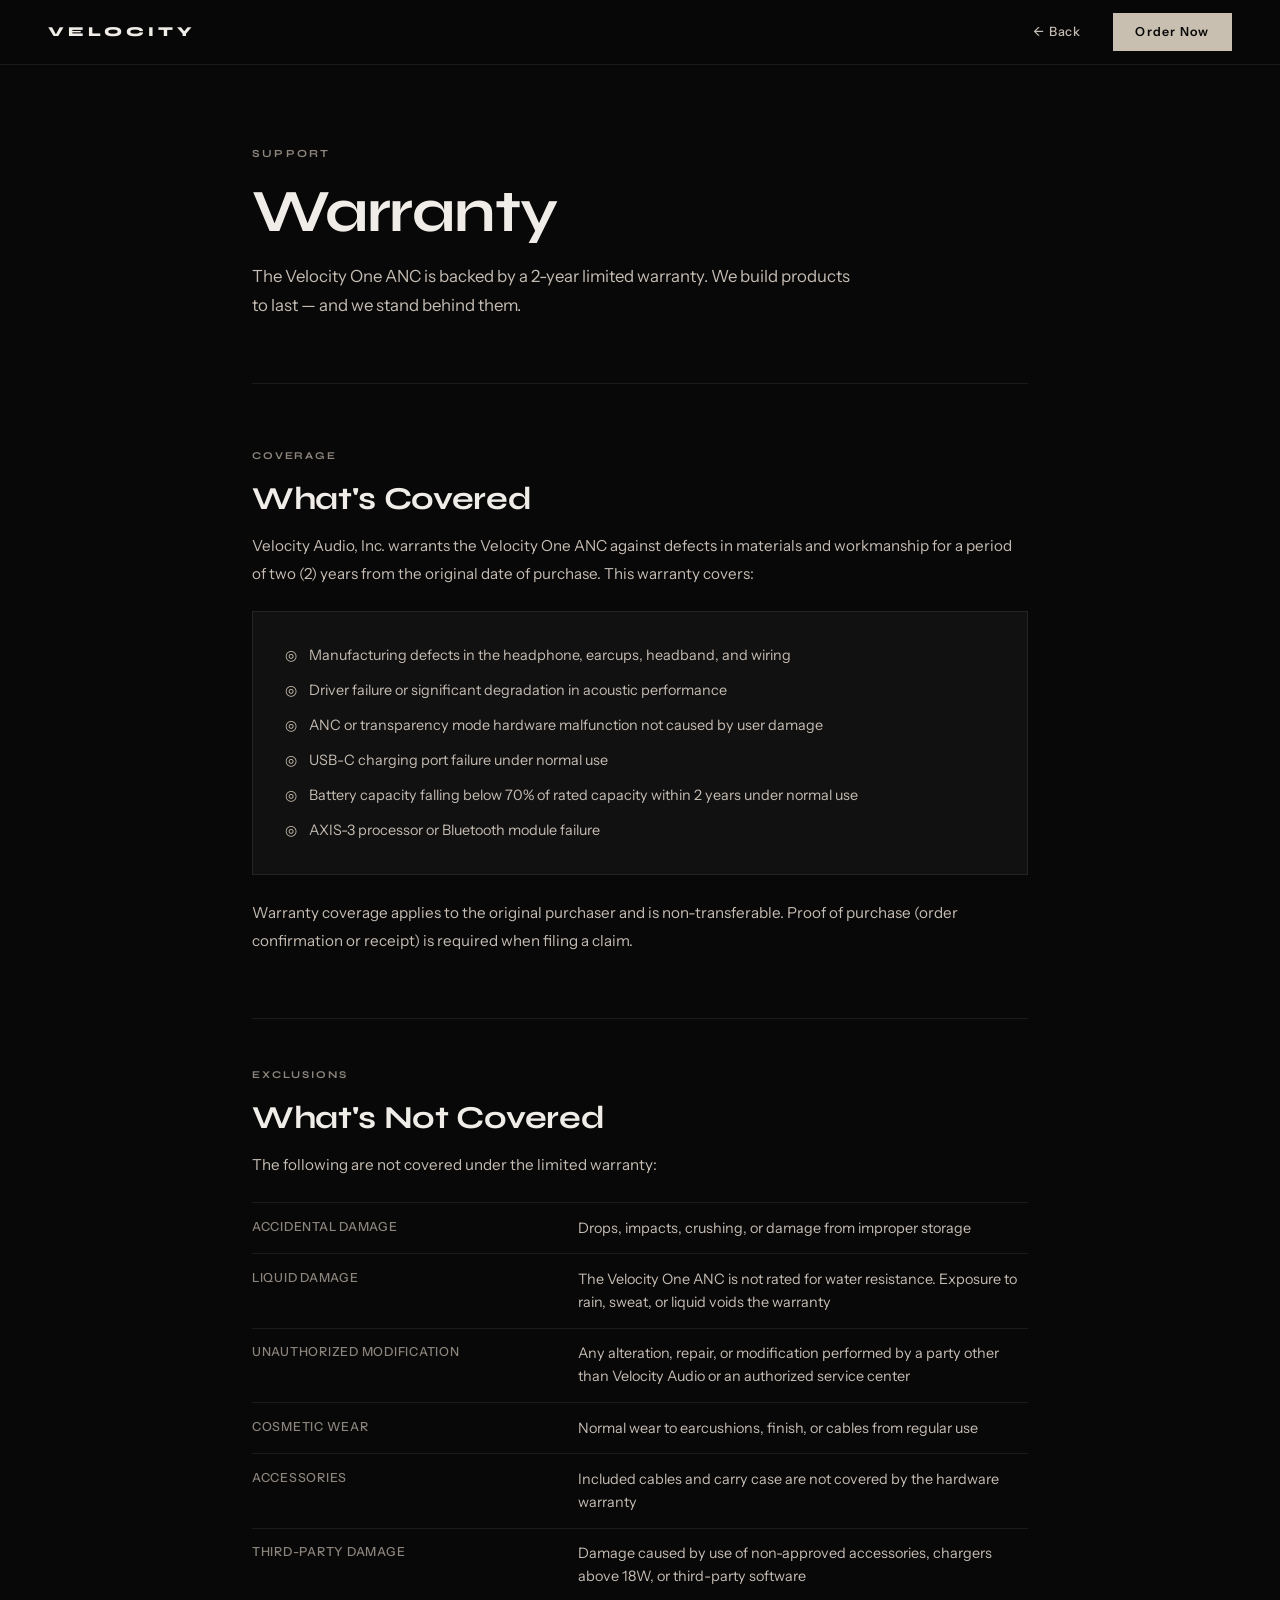
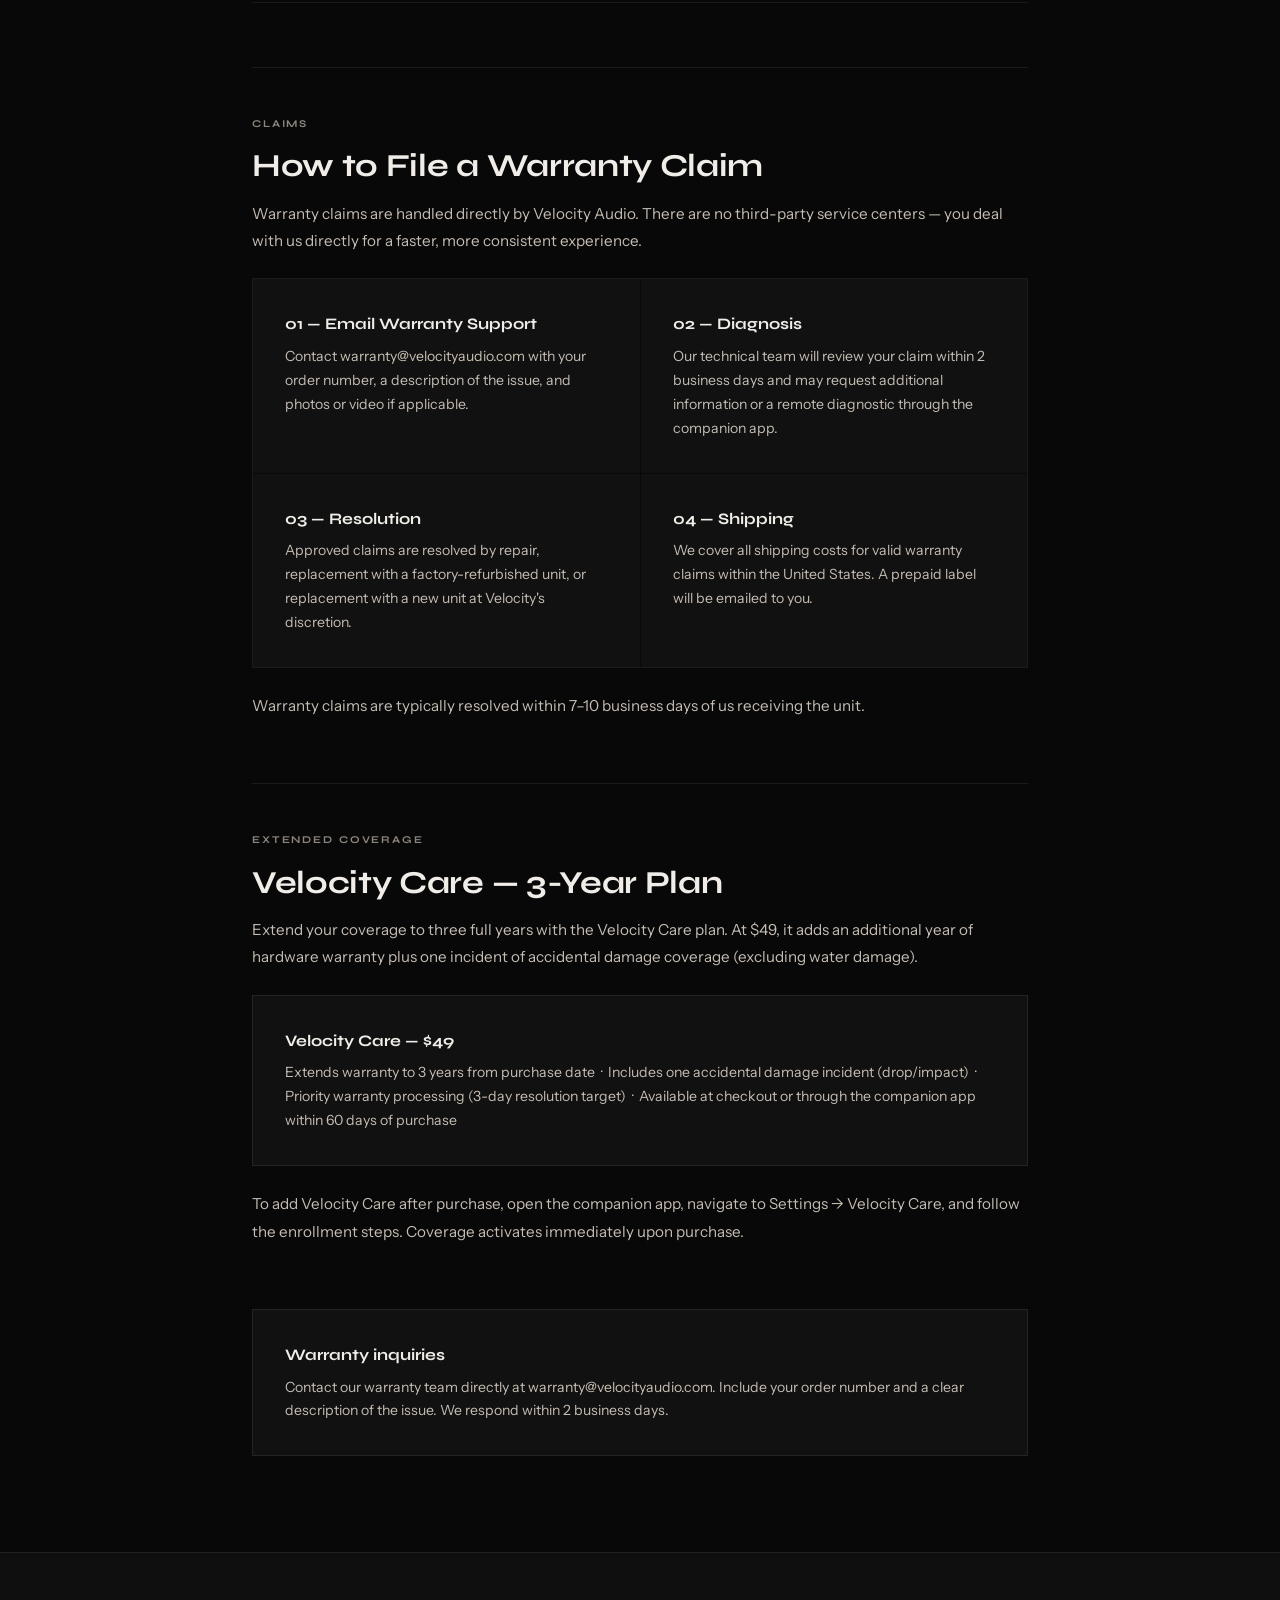
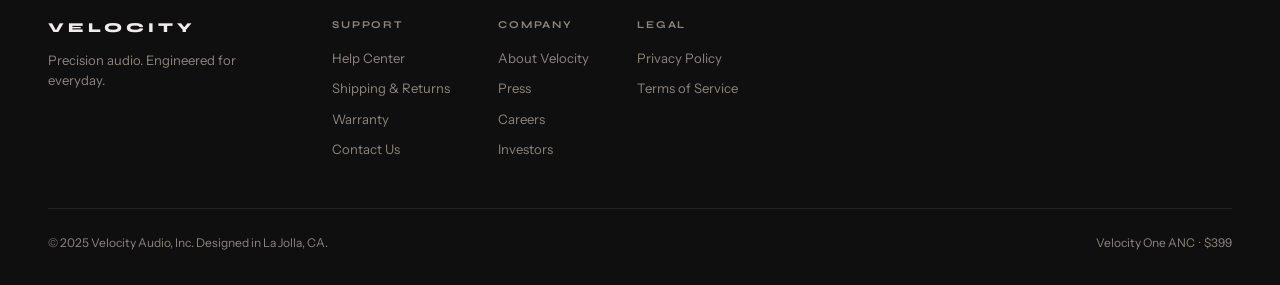
<file: support/warranty.html>
<!DOCTYPE html>
<html lang="en">
<head>
  <meta charset="UTF-8" />
  <meta name="viewport" content="width=device-width, initial-scale=1.0" />
  <title>Warranty — Velocity Audio</title>
  <meta name="description" content="Velocity One ANC 2-year limited warranty. Learn what's covered, how to file a claim, and extended coverage options." />
  <link rel="preconnect" href="https://fonts.googleapis.com" />
  <link rel="preconnect" href="https://fonts.gstatic.com" crossorigin />
  <link href="https://fonts.googleapis.com/css2?family=Syne:wght@400;500;600;700;800&family=Instrument+Sans:ital,wght@0,400;0,500;0,600;1,400&display=swap" rel="stylesheet" />
  <link rel="stylesheet" href="../css/pages.css" />
</head>
<body>

  <a href="../index.html#main-content" class="skip-link">Skip to content</a>

  <header class="page-header" role="banner">
    <div class="page-header-inner">
      <a href="../index.html" class="page-wordmark" aria-label="Velocity home">VELOCITY</a>
      <nav class="page-header-nav" aria-label="Navigation">
        <a href="../index.html" class="page-nav-link back">← Back</a>
        <a href="../order.html" class="page-header-cta">Order Now</a>
      </nav>
    </div>
  </header>

  <main id="main-content">
    <div class="page-content">

      <div class="page-hero">
        <span class="page-label">Support</span>
        <h1 class="page-title">Warranty</h1>
        <p class="page-subtitle">The Velocity One ANC is backed by a 2-year limited warranty. We build products to last — and we stand behind them.</p>
      </div>

      <!-- Coverage -->
      <div class="page-section">
        <span class="section-eyebrow">Coverage</span>
        <h2 class="section-title">What's Covered</h2>
        <p class="section-body">Velocity Audio, Inc. warrants the Velocity One ANC against defects in materials and workmanship for a period of two (2) years from the original date of purchase. This warranty covers:</p>

        <div class="card" style="margin-bottom: 1.5rem;">
          <ul style="list-style: none; padding: 0; display: flex; flex-direction: column; gap: 0.75rem;">
            <li style="font-family: var(--font-body); font-size: 0.9rem; color: var(--text-secondary); display: flex; gap: 0.75rem; align-items: flex-start;"><span style="color: var(--accent); flex-shrink: 0;">◎</span> Manufacturing defects in the headphone, earcups, headband, and wiring</li>
            <li style="font-family: var(--font-body); font-size: 0.9rem; color: var(--text-secondary); display: flex; gap: 0.75rem; align-items: flex-start;"><span style="color: var(--accent); flex-shrink: 0;">◎</span> Driver failure or significant degradation in acoustic performance</li>
            <li style="font-family: var(--font-body); font-size: 0.9rem; color: var(--text-secondary); display: flex; gap: 0.75rem; align-items: flex-start;"><span style="color: var(--accent); flex-shrink: 0;">◎</span> ANC or transparency mode hardware malfunction not caused by user damage</li>
            <li style="font-family: var(--font-body); font-size: 0.9rem; color: var(--text-secondary); display: flex; gap: 0.75rem; align-items: flex-start;"><span style="color: var(--accent); flex-shrink: 0;">◎</span> USB-C charging port failure under normal use</li>
            <li style="font-family: var(--font-body); font-size: 0.9rem; color: var(--text-secondary); display: flex; gap: 0.75rem; align-items: flex-start;"><span style="color: var(--accent); flex-shrink: 0;">◎</span> Battery capacity falling below 70% of rated capacity within 2 years under normal use</li>
            <li style="font-family: var(--font-body); font-size: 0.9rem; color: var(--text-secondary); display: flex; gap: 0.75rem; align-items: flex-start;"><span style="color: var(--accent); flex-shrink: 0;">◎</span> AXIS-3 processor or Bluetooth module failure</li>
          </ul>
        </div>

        <p class="section-body">Warranty coverage applies to the original purchaser and is non-transferable. Proof of purchase (order confirmation or receipt) is required when filing a claim.</p>
      </div>

      <hr class="divider" />

      <!-- Exclusions -->
      <div class="page-section">
        <span class="section-eyebrow">Exclusions</span>
        <h2 class="section-title">What's Not Covered</h2>
        <p class="section-body">The following are not covered under the limited warranty:</p>

        <table class="kv-table">
          <tbody>
            <tr>
              <td>Accidental damage</td>
              <td>Drops, impacts, crushing, or damage from improper storage</td>
            </tr>
            <tr>
              <td>Liquid damage</td>
              <td>The Velocity One ANC is not rated for water resistance. Exposure to rain, sweat, or liquid voids the warranty</td>
            </tr>
            <tr>
              <td>Unauthorized modification</td>
              <td>Any alteration, repair, or modification performed by a party other than Velocity Audio or an authorized service center</td>
            </tr>
            <tr>
              <td>Cosmetic wear</td>
              <td>Normal wear to earcushions, finish, or cables from regular use</td>
            </tr>
            <tr>
              <td>Accessories</td>
              <td>Included cables and carry case are not covered by the hardware warranty</td>
            </tr>
            <tr>
              <td>Third-party damage</td>
              <td>Damage caused by use of non-approved accessories, chargers above 18W, or third-party software</td>
            </tr>
          </tbody>
        </table>
      </div>

      <hr class="divider" />

      <!-- How to File -->
      <div class="page-section">
        <span class="section-eyebrow">Claims</span>
        <h2 class="section-title">How to File a Warranty Claim</h2>
        <p class="section-body">Warranty claims are handled directly by Velocity Audio. There are no third-party service centers — you deal with us directly for a faster, more consistent experience.</p>

        <div class="grid-2" style="margin-bottom: 1.5rem;">
          <div class="card">
            <p class="card-title">01 &mdash; Email Warranty Support</p>
            <p class="card-body">Contact <a href="mailto:warranty@velocityaudio.com" style="color: var(--accent);">warranty@velocityaudio.com</a> with your order number, a description of the issue, and photos or video if applicable.</p>
          </div>
          <div class="card">
            <p class="card-title">02 &mdash; Diagnosis</p>
            <p class="card-body">Our technical team will review your claim within 2 business days and may request additional information or a remote diagnostic through the companion app.</p>
          </div>
          <div class="card">
            <p class="card-title">03 &mdash; Resolution</p>
            <p class="card-body">Approved claims are resolved by repair, replacement with a factory-refurbished unit, or replacement with a new unit at Velocity's discretion.</p>
          </div>
          <div class="card">
            <p class="card-title">04 &mdash; Shipping</p>
            <p class="card-body">We cover all shipping costs for valid warranty claims within the United States. A prepaid label will be emailed to you.</p>
          </div>
        </div>

        <p class="section-body">Warranty claims are typically resolved within 7–10 business days of us receiving the unit.</p>
      </div>

      <hr class="divider" />

      <!-- Extended -->
      <div class="page-section">
        <span class="section-eyebrow">Extended Coverage</span>
        <h2 class="section-title">Velocity Care — 3-Year Plan</h2>
        <p class="section-body">Extend your coverage to three full years with the Velocity Care plan. At $49, it adds an additional year of hardware warranty plus one incident of accidental damage coverage (excluding water damage).</p>

        <div class="card" style="margin-bottom: 1.5rem;">
          <p class="card-title">Velocity Care — $49</p>
          <p class="card-body">Extends warranty to 3 years from purchase date &nbsp;·&nbsp; Includes one accidental damage incident (drop/impact) &nbsp;·&nbsp; Priority warranty processing (3-day resolution target) &nbsp;·&nbsp; Available at checkout or through the companion app within 60 days of purchase</p>
        </div>

        <p class="section-body">To add Velocity Care after purchase, open the companion app, navigate to Settings → Velocity Care, and follow the enrollment steps. Coverage activates immediately upon purchase.</p>
      </div>

      <div class="page-section">
        <div class="card">
          <p class="card-title">Warranty inquiries</p>
          <p class="card-body">Contact our warranty team directly at <a href="mailto:warranty@velocityaudio.com" style="color: var(--accent);">warranty@velocityaudio.com</a>. Include your order number and a clear description of the issue. We respond within 2 business days.</p>
        </div>
      </div>

    </div>
  </main>

  <footer class="page-footer" role="contentinfo">
    <div class="page-footer-inner">
      <div class="footer-brand">
        <span class="footer-wordmark">VELOCITY</span>
        <p class="footer-tagline">Precision audio. Engineered for everyday.</p>
      </div>
      <nav class="footer-nav" aria-label="Footer navigation">
        <div class="footer-col">
          <p class="footer-col-heading">Support</p>
          <a href="help-center.html" class="footer-link">Help Center</a>
          <a href="shipping-returns.html" class="footer-link">Shipping &amp; Returns</a>
          <a href="warranty.html" class="footer-link">Warranty</a>
          <a href="contact.html" class="footer-link">Contact Us</a>
        </div>
        <div class="footer-col">
          <p class="footer-col-heading">Company</p>
          <a href="../company/about.html" class="footer-link">About Velocity</a>
          <a href="../company/press.html" class="footer-link">Press</a>
          <a href="../company/careers.html" class="footer-link">Careers</a>
          <a href="../company/investors.html" class="footer-link">Investors</a>
        </div>
        <div class="footer-col">
          <p class="footer-col-heading">Legal</p>
          <a href="../legal/privacy.html" class="footer-link">Privacy Policy</a>
          <a href="../legal/terms.html" class="footer-link">Terms of Service</a>
        </div>
      </nav>
    </div>
    <div class="footer-bottom">
      <p>© 2025 Velocity Audio, Inc. Designed in La Jolla, CA.</p>
      <p>Velocity One ANC &nbsp;·&nbsp; $399</p>
    </div>
  </footer>

</body>
</html>
</file>
<file: css/pages.css>
/* ═══════════════════════════════════════════════════════════
   VELOCITY — pages.css
   Shared stylesheet for all secondary pages
   ═══════════════════════════════════════════════════════════ */

/* ── CSS Variables ─────────────────────────────────────────── */
:root {
  --bg: #080808;
  --bg-mid: #0f0f0f;
  --bg-card: #111111;
  --text-primary: #f0ede8;
  --text-secondary: #c5bcb3;
  --text-muted: #8c857d;
  --accent: #c8bfb0;
  --accent-bright: #e8e0d5;
  --border: rgba(255, 255, 255, 0.08);
  --font-display: 'Syne', sans-serif;
  --font-body: 'Instrument Sans', sans-serif;
}

/* ── Reset & Base ───────────────────────────────────────────── */
*, *::before, *::after {
  box-sizing: border-box;
  margin: 0;
  padding: 0;
}

html {
  font-size: 16px;
  scroll-behavior: smooth;
}

body {
  background: var(--bg);
  color: var(--text-primary);
  font-family: var(--font-body);
  font-size: 1rem;
  line-height: 1.6;
  overflow-x: hidden;
  -webkit-font-smoothing: antialiased;
  -moz-osx-font-smoothing: grayscale;
  min-height: 100vh;
  display: flex;
  flex-direction: column;
}

a {
  color: inherit;
  text-decoration: none;
}

/* ── Skip Link ──────────────────────────────────────────────── */
.skip-link {
  position: fixed;
  top: -100%;
  left: 1rem;
  z-index: 10000;
  padding: 0.5rem 1rem;
  background: var(--accent);
  color: var(--bg);
  font-family: var(--font-body);
  font-size: 0.85rem;
  font-weight: 600;
  text-decoration: none;
  transition: top 0.2s;
}
.skip-link:focus {
  top: 1rem;
}

/* ── Page Header ────────────────────────────────────────────── */
.page-header {
  position: sticky;
  top: 0;
  left: 0;
  right: 0;
  z-index: 1000;
  border-bottom: 1px solid var(--border);
  background: rgba(8, 8, 8, 0.92);
  backdrop-filter: blur(12px);
  -webkit-backdrop-filter: blur(12px);
}

.page-header-inner {
  max-width: 1400px;
  margin: 0 auto;
  padding: 0 3rem;
  height: 64px;
  display: flex;
  align-items: center;
  gap: 3rem;
}

.page-wordmark {
  font-family: var(--font-display);
  font-size: 0.85rem;
  font-weight: 800;
  letter-spacing: 0.28em;
  color: var(--text-primary);
  text-decoration: none;
  flex-shrink: 0;
}

.page-header-nav {
  display: flex;
  gap: 2rem;
  margin-left: auto;
  align-items: center;
}

.page-nav-link {
  font-family: var(--font-body);
  font-size: 0.8rem;
  font-weight: 500;
  letter-spacing: 0.06em;
  color: var(--text-muted);
  text-decoration: none;
  transition: color 0.2s ease;
}

.page-nav-link:hover {
  color: var(--text-primary);
}

.page-nav-link.back {
  color: var(--text-secondary);
}

.page-nav-link.back:hover {
  color: var(--text-primary);
}

.page-header-cta {
  font-family: var(--font-body);
  font-size: 0.78rem;
  font-weight: 600;
  letter-spacing: 0.1em;
  color: var(--bg);
  background: var(--accent);
  padding: 0.55rem 1.4rem;
  text-decoration: none;
  transition: background 0.2s ease;
}

.page-header-cta:hover {
  background: var(--accent-bright);
}

/* ── Page Content ───────────────────────────────────────────── */
.page-content {
  flex: 1;
  max-width: 840px;
  width: 100%;
  margin: 0 auto;
  padding: 5rem 2rem 6rem;
}

.page-content-wide {
  flex: 1;
  max-width: 1100px;
  width: 100%;
  margin: 0 auto;
  padding: 5rem 2rem 6rem;
}

/* ── Page Hero ──────────────────────────────────────────────── */
.page-hero {
  padding-bottom: 4rem;
  border-bottom: 1px solid var(--border);
  margin-bottom: 4rem;
}

.page-label {
  font-family: var(--font-display);
  font-size: 0.68rem;
  font-weight: 700;
  letter-spacing: 0.2em;
  color: var(--text-muted);
  text-transform: uppercase;
  margin-bottom: 1.25rem;
  display: block;
}

.page-title {
  font-family: var(--font-display);
  font-size: clamp(2rem, 5vw, 3.75rem);
  font-weight: 700;
  line-height: 1.0;
  letter-spacing: -0.02em;
  color: var(--text-primary);
  margin-bottom: 1.25rem;
}

.page-subtitle {
  font-family: var(--font-body);
  font-size: 1.05rem;
  font-weight: 400;
  line-height: 1.7;
  color: var(--text-secondary);
  max-width: 600px;
}

/* ── Prose ──────────────────────────────────────────────────── */
.prose {
  color: var(--text-secondary);
  font-size: 0.95rem;
  line-height: 1.8;
}

.prose h2 {
  font-family: var(--font-display);
  font-size: 1.5rem;
  font-weight: 700;
  letter-spacing: -0.01em;
  color: var(--text-primary);
  margin-top: 3rem;
  margin-bottom: 1rem;
}

.prose h3 {
  font-family: var(--font-display);
  font-size: 1.1rem;
  font-weight: 600;
  color: var(--text-primary);
  margin-top: 2rem;
  margin-bottom: 0.75rem;
}

.prose p {
  margin-bottom: 1.25rem;
}

.prose p:last-child {
  margin-bottom: 0;
}

.prose ul,
.prose ol {
  padding-left: 1.5rem;
  margin-bottom: 1.25rem;
}

.prose li {
  margin-bottom: 0.4rem;
}

.prose strong {
  color: var(--text-primary);
  font-weight: 600;
}

.prose a {
  color: var(--accent);
  text-decoration: underline;
  text-underline-offset: 2px;
}

.prose a:hover {
  color: var(--accent-bright);
}

/* ── Section ────────────────────────────────────────────────── */
.page-section {
  margin-bottom: 4rem;
}

.page-section:last-child {
  margin-bottom: 0;
}

.section-eyebrow {
  font-family: var(--font-display);
  font-size: 0.65rem;
  font-weight: 700;
  letter-spacing: 0.18em;
  color: var(--text-muted);
  text-transform: uppercase;
  margin-bottom: 1rem;
  display: block;
}

.section-title {
  font-family: var(--font-display);
  font-size: clamp(1.4rem, 3vw, 2rem);
  font-weight: 700;
  letter-spacing: -0.01em;
  color: var(--text-primary);
  margin-bottom: 1rem;
  line-height: 1.1;
}

.section-body {
  font-family: var(--font-body);
  font-size: 0.95rem;
  line-height: 1.8;
  color: var(--text-secondary);
  margin-bottom: 1.5rem;
}

.divider {
  border: none;
  border-top: 1px solid var(--border);
  margin: 3rem 0;
}

/* ── Card ───────────────────────────────────────────────────── */
.card {
  background: var(--bg-card);
  border: 1px solid var(--border);
  padding: 2rem;
}

.card + .card {
  margin-top: 1px;
}

.card-title {
  font-family: var(--font-display);
  font-size: 1rem;
  font-weight: 700;
  color: var(--text-primary);
  margin-bottom: 0.5rem;
}

.card-body {
  font-family: var(--font-body);
  font-size: 0.88rem;
  line-height: 1.7;
  color: var(--text-secondary);
}

/* ── Grid Layouts ───────────────────────────────────────────── */
.grid-2 {
  display: grid;
  grid-template-columns: repeat(2, 1fr);
  gap: 1px;
  border: 1px solid var(--border);
}

.grid-3 {
  display: grid;
  grid-template-columns: repeat(3, 1fr);
  gap: 1px;
  border: 1px solid var(--border);
}

.grid-2 .card,
.grid-3 .card {
  border: none;
  margin: 0;
}

/* ── Buttons ────────────────────────────────────────────────── */
.btn {
  display: inline-block;
  font-family: var(--font-body);
  font-size: 0.85rem;
  font-weight: 600;
  letter-spacing: 0.06em;
  text-decoration: none;
  padding: 0.8rem 2rem;
  transition: background 0.2s ease, color 0.2s ease, border-color 0.2s ease;
  cursor: pointer;
  border: 1px solid var(--border);
  background: transparent;
  color: var(--text-secondary);
}

.btn:hover {
  border-color: var(--accent);
  color: var(--accent);
}

.btn-primary {
  background: var(--accent);
  color: var(--bg);
  border-color: var(--accent);
}

.btn-primary:hover {
  background: var(--accent-bright);
  border-color: var(--accent-bright);
  color: var(--bg);
}

.btn-ghost {
  background: transparent;
  color: var(--text-muted);
  border-color: var(--border);
}

/* ── Form Fields ────────────────────────────────────────────── */
.form-field {
  display: flex;
  flex-direction: column;
  gap: 0.5rem;
  margin-bottom: 1.5rem;
}

.form-label {
  font-family: var(--font-display);
  font-size: 0.68rem;
  font-weight: 700;
  letter-spacing: 0.14em;
  color: var(--text-muted);
  text-transform: uppercase;
}

.form-input,
.form-select,
.form-textarea {
  background: var(--bg-card);
  border: 1px solid var(--border);
  color: var(--text-primary);
  font-family: var(--font-body);
  font-size: 0.9rem;
  padding: 0.8rem 1rem;
  width: 100%;
  transition: border-color 0.2s ease;
  appearance: none;
  -webkit-appearance: none;
}

.form-input:focus,
.form-select:focus,
.form-textarea:focus {
  outline: none;
  border-color: var(--accent);
}

.form-input::placeholder,
.form-textarea::placeholder {
  color: var(--text-muted);
}

.form-textarea {
  resize: vertical;
  min-height: 120px;
  line-height: 1.6;
}

.form-select {
  background-image: url("data:image/svg+xml,%3Csvg xmlns='http://www.w3.org/2000/svg' width='12' height='8' viewBox='0 0 12 8'%3E%3Cpath d='M1 1l5 5 5-5' stroke='%238c857d' stroke-width='1.5' fill='none' stroke-linecap='round'/%3E%3C/svg%3E");
  background-repeat: no-repeat;
  background-position: right 1rem center;
  padding-right: 2.5rem;
  cursor: pointer;
}

.form-select option {
  background: #1a1a1a;
  color: var(--text-primary);
}

/* ── Inline Messages ────────────────────────────────────────── */
.inline-message {
  padding: 1rem 1.25rem;
  border: 1px solid var(--border);
  font-family: var(--font-body);
  font-size: 0.88rem;
  line-height: 1.6;
  display: none;
}

.inline-message.success {
  border-color: rgba(200, 191, 176, 0.3);
  color: var(--accent);
  background: rgba(200, 191, 176, 0.04);
}

.inline-message.visible {
  display: block;
}

/* ── Trust Row ──────────────────────────────────────────────── */
.trust-row {
  display: flex;
  gap: 2.5rem;
  flex-wrap: wrap;
  padding: 2rem 0;
  border-top: 1px solid var(--border);
  border-bottom: 1px solid var(--border);
  margin: 2.5rem 0;
}

.trust-item {
  display: flex;
  align-items: center;
  gap: 0.5rem;
  font-family: var(--font-body);
  font-size: 0.78rem;
  font-weight: 500;
  color: var(--text-muted);
  letter-spacing: 0.04em;
}

.trust-icon {
  color: var(--accent);
  font-size: 0.9rem;
}

/* ── FAQ Accordion ──────────────────────────────────────────── */
.faq-list {
  margin-top: 1rem;
}

.faq-item {
  border-top: 1px solid var(--border);
}

.faq-item:last-child {
  border-bottom: 1px solid var(--border);
}

.faq-question {
  font-family: var(--font-body);
  font-size: 0.95rem;
  font-weight: 500;
  color: var(--text-primary);
  padding: 1.25rem 0;
  cursor: pointer;
  list-style: none;
  display: flex;
  justify-content: space-between;
  align-items: center;
  transition: color 0.2s ease;
}

.faq-question::-webkit-details-marker { display: none; }

.faq-question::after {
  content: '+';
  font-family: var(--font-display);
  font-size: 1.2rem;
  font-weight: 400;
  color: var(--text-muted);
  transition: transform 0.3s ease, color 0.2s ease;
  flex-shrink: 0;
  margin-left: 1rem;
}

.faq-item[open] .faq-question::after {
  transform: rotate(45deg);
  color: var(--accent);
}

.faq-item[open] .faq-question {
  color: var(--accent);
}

.faq-answer {
  padding: 0 0 1.5rem;
  overflow: hidden;
  max-height: 0;
  transition: max-height 0.35s ease;
}

.faq-item[open] .faq-answer {
  max-height: 600px;
}

.faq-answer p {
  font-family: var(--font-body);
  font-size: 0.9rem;
  line-height: 1.78;
  color: var(--text-secondary);
}

/* ── Key-Value Table ────────────────────────────────────────── */
.kv-table {
  width: 100%;
  border-collapse: collapse;
  margin-top: 0.5rem;
}

.kv-table tr {
  border-bottom: 1px solid var(--border);
}

.kv-table tr:first-child {
  border-top: 1px solid var(--border);
}

.kv-table td:first-child {
  font-family: var(--font-body);
  font-size: 0.78rem;
  font-weight: 500;
  letter-spacing: 0.06em;
  color: var(--text-muted);
  text-transform: uppercase;
  padding: 0.85rem 1rem 0.85rem 0;
  width: 42%;
  vertical-align: top;
}

.kv-table td:last-child {
  font-family: var(--font-body);
  font-size: 0.9rem;
  color: var(--text-secondary);
  padding: 0.85rem 0;
  vertical-align: top;
}

/* ── Stat Blocks ────────────────────────────────────────────── */
.stat-block {
  padding: 2rem;
  border: 1px solid var(--border);
  text-align: center;
}

.stat-value {
  font-family: var(--font-display);
  font-size: clamp(2rem, 5vw, 3.5rem);
  font-weight: 800;
  color: var(--text-primary);
  letter-spacing: -0.02em;
  line-height: 1;
  margin-bottom: 0.4rem;
  display: block;
}

.stat-label {
  font-family: var(--font-body);
  font-size: 0.72rem;
  font-weight: 500;
  color: var(--text-muted);
  letter-spacing: 0.1em;
  text-transform: uppercase;
}

/* ── Page Footer ────────────────────────────────────────────── */
.page-footer {
  background: var(--bg-mid);
  border-top: 1px solid var(--border);
  padding: 4rem 3rem 2rem;
  margin-top: auto;
}

.page-footer-inner {
  max-width: 1200px;
  margin: 0 auto;
  display: flex;
  gap: 4rem;
  margin-bottom: 3rem;
}

.footer-brand {
  flex: 0 0 220px;
}

.footer-wordmark {
  font-family: var(--font-display);
  font-size: 0.85rem;
  font-weight: 800;
  letter-spacing: 0.28em;
  color: var(--text-primary);
  margin-bottom: 0.75rem;
  display: block;
}

.footer-tagline {
  font-family: var(--font-body);
  font-size: 0.82rem;
  color: var(--text-muted);
  line-height: 1.5;
}

.footer-nav {
  display: flex;
  gap: 3rem;
  flex: 1;
}

.footer-col {
  display: flex;
  flex-direction: column;
  gap: 0.6rem;
}

.footer-col-heading {
  font-family: var(--font-display);
  font-size: 0.65rem;
  font-weight: 700;
  letter-spacing: 0.18em;
  color: var(--text-muted);
  text-transform: uppercase;
  margin-bottom: 0.25rem;
}

.footer-link {
  font-family: var(--font-body);
  font-size: 0.82rem;
  font-weight: 400;
  color: var(--text-muted);
  text-decoration: none;
  transition: color 0.2s ease;
}

.footer-link:hover {
  color: var(--text-secondary);
}

.footer-bottom {
  max-width: 1200px;
  margin: 0 auto;
  padding-top: 1.5rem;
  border-top: 1px solid var(--border);
  display: flex;
  justify-content: space-between;
  align-items: center;
}

.footer-bottom p {
  font-family: var(--font-body);
  font-size: 0.75rem;
  color: var(--text-muted);
}

/* ══════════════════════════════════════════════════════════════
   RESPONSIVE — Tablet
   ══════════════════════════════════════════════════════════════ */
@media (max-width: 768px) {
  .page-header-inner {
    padding: 0 1.25rem;
    gap: 1rem;
  }

  .page-content,
  .page-content-wide {
    padding: 3rem 1.25rem 5rem;
  }

  .page-title {
    font-size: clamp(1.75rem, 8vw, 2.5rem);
  }

  .grid-2,
  .grid-3 {
    grid-template-columns: 1fr;
  }

  .trust-row {
    gap: 1.25rem;
  }

  .page-footer {
    padding: 3rem 1.25rem 2rem;
  }

  .page-footer-inner {
    flex-direction: column;
    gap: 2rem;
  }

  .footer-nav {
    flex-wrap: wrap;
    gap: 2rem;
  }

  .footer-bottom {
    flex-direction: column;
    gap: 0.5rem;
    text-align: center;
  }
}

/* ══════════════════════════════════════════════════════════════
   RESPONSIVE — Mobile
   ══════════════════════════════════════════════════════════════ */
@media (max-width: 480px) {
  .page-header-inner {
    padding: 0 1rem;
  }

  .page-content,
  .page-content-wide {
    padding: 2.5rem 1rem 4rem;
  }

  .page-hero {
    padding-bottom: 2.5rem;
    margin-bottom: 2.5rem;
  }

  .card {
    padding: 1.5rem;
  }

  .trust-row {
    flex-direction: column;
    gap: 1rem;
  }
}

/* ══════════════════════════════════════════════════════════════
   REDUCED MOTION
   ══════════════════════════════════════════════════════════════ */
@media (prefers-reduced-motion: reduce) {
  *, *::before, *::after {
    transition-duration: 0.01ms !important;
    animation-duration: 0.01ms !important;
  }

  .faq-answer {
    max-height: none !important;
    transition: none !important;
  }
}
</file>
